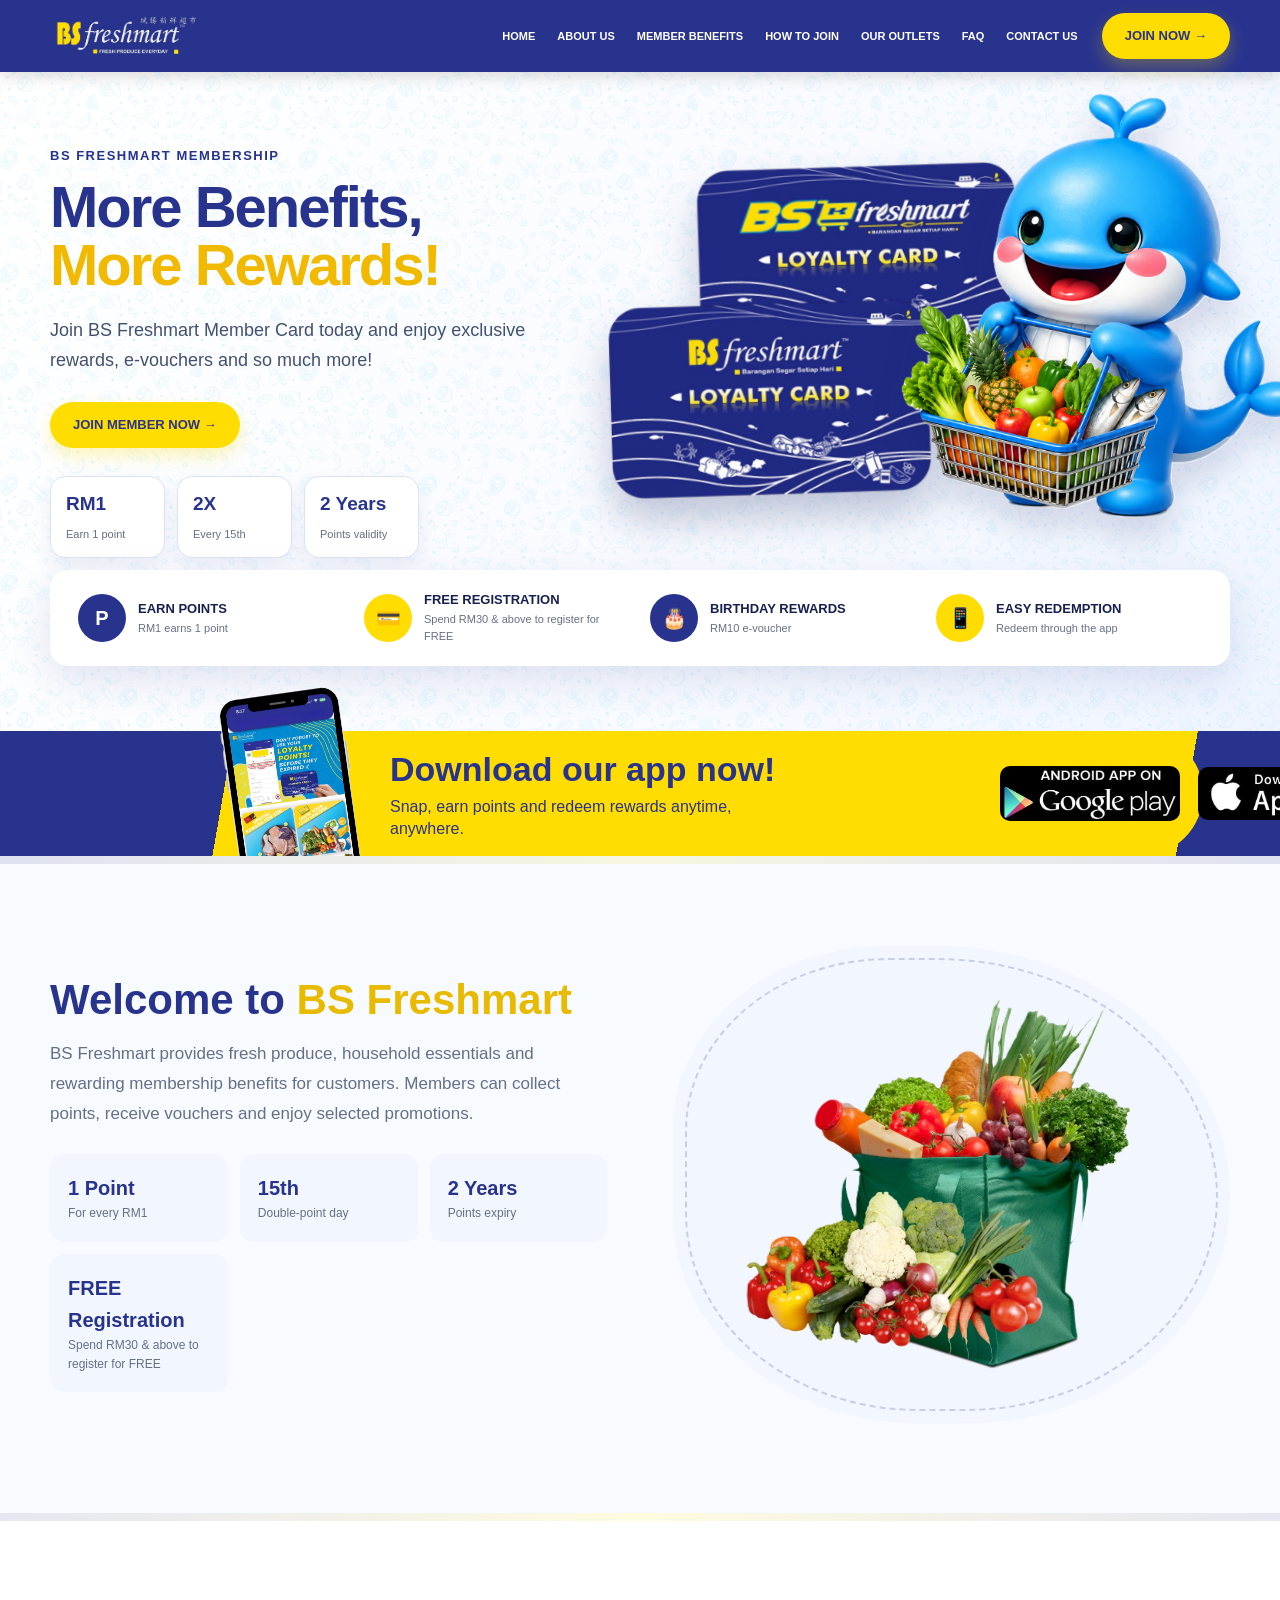
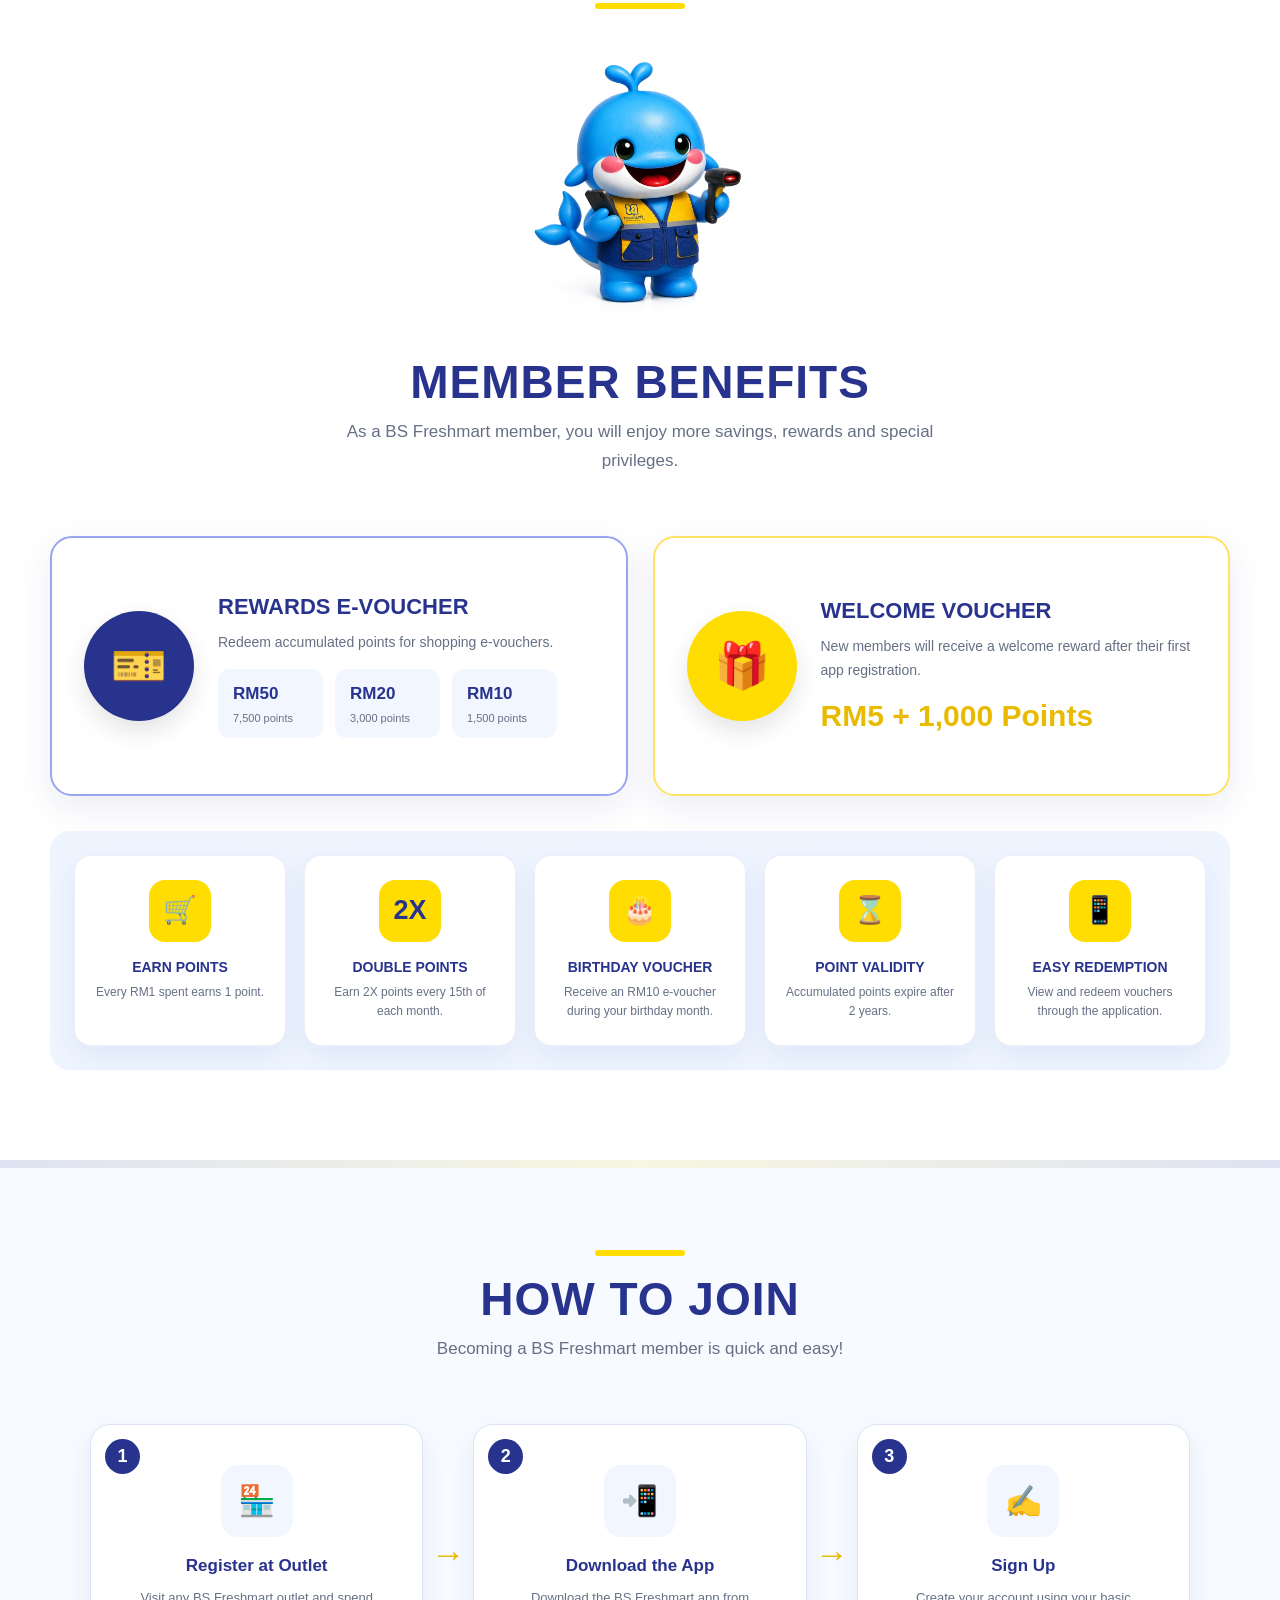
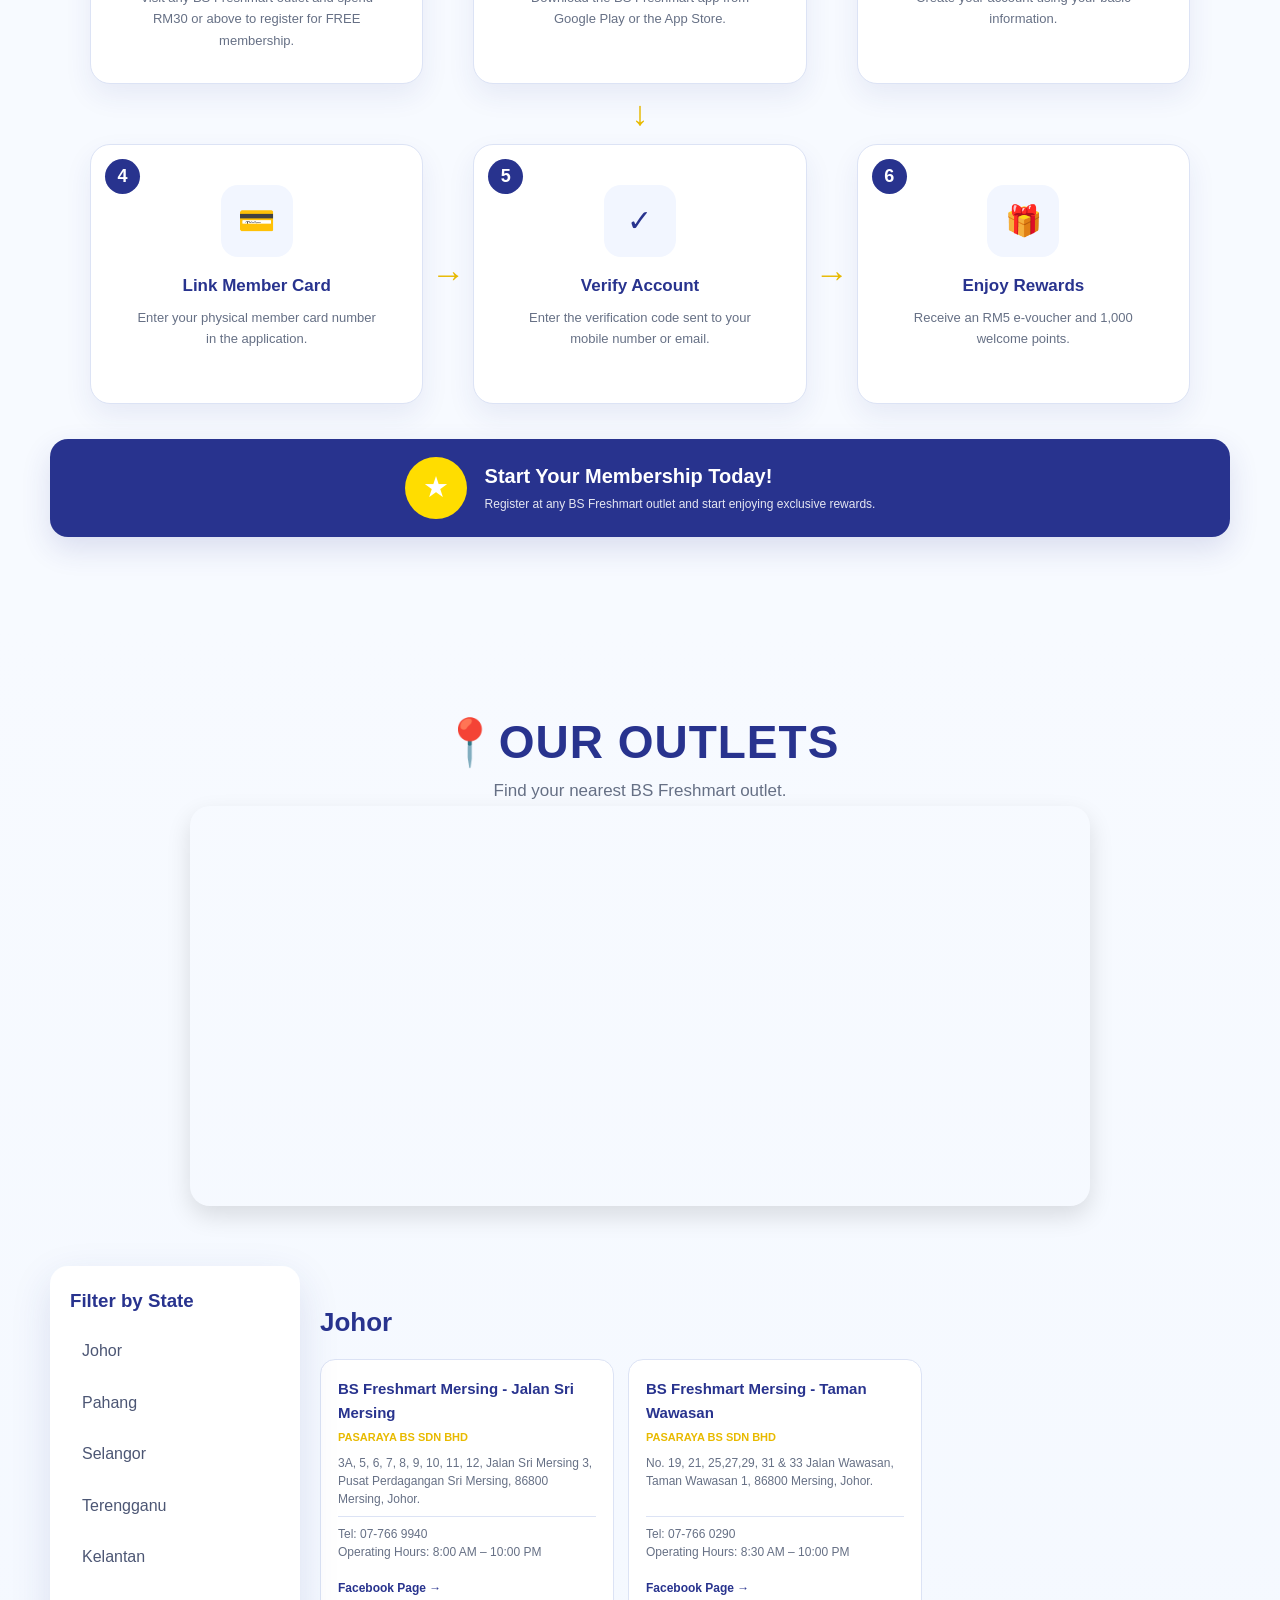
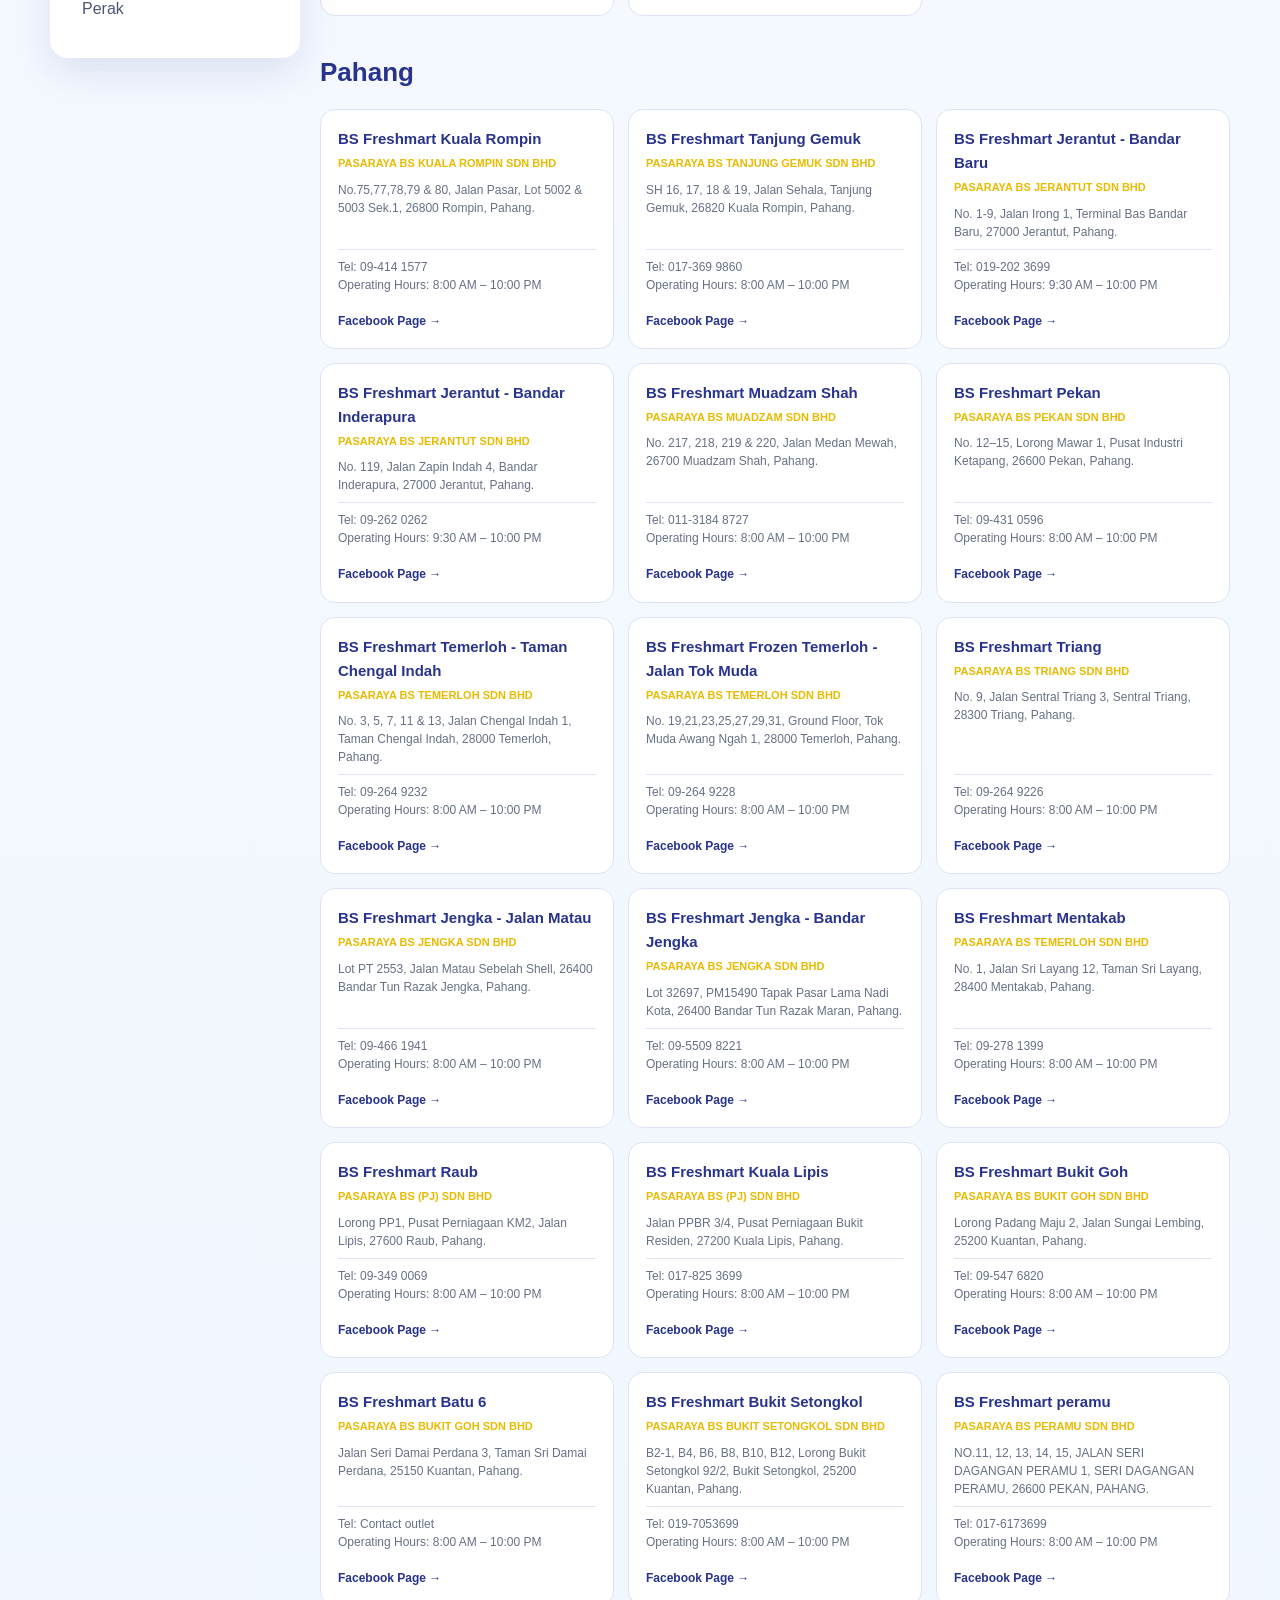
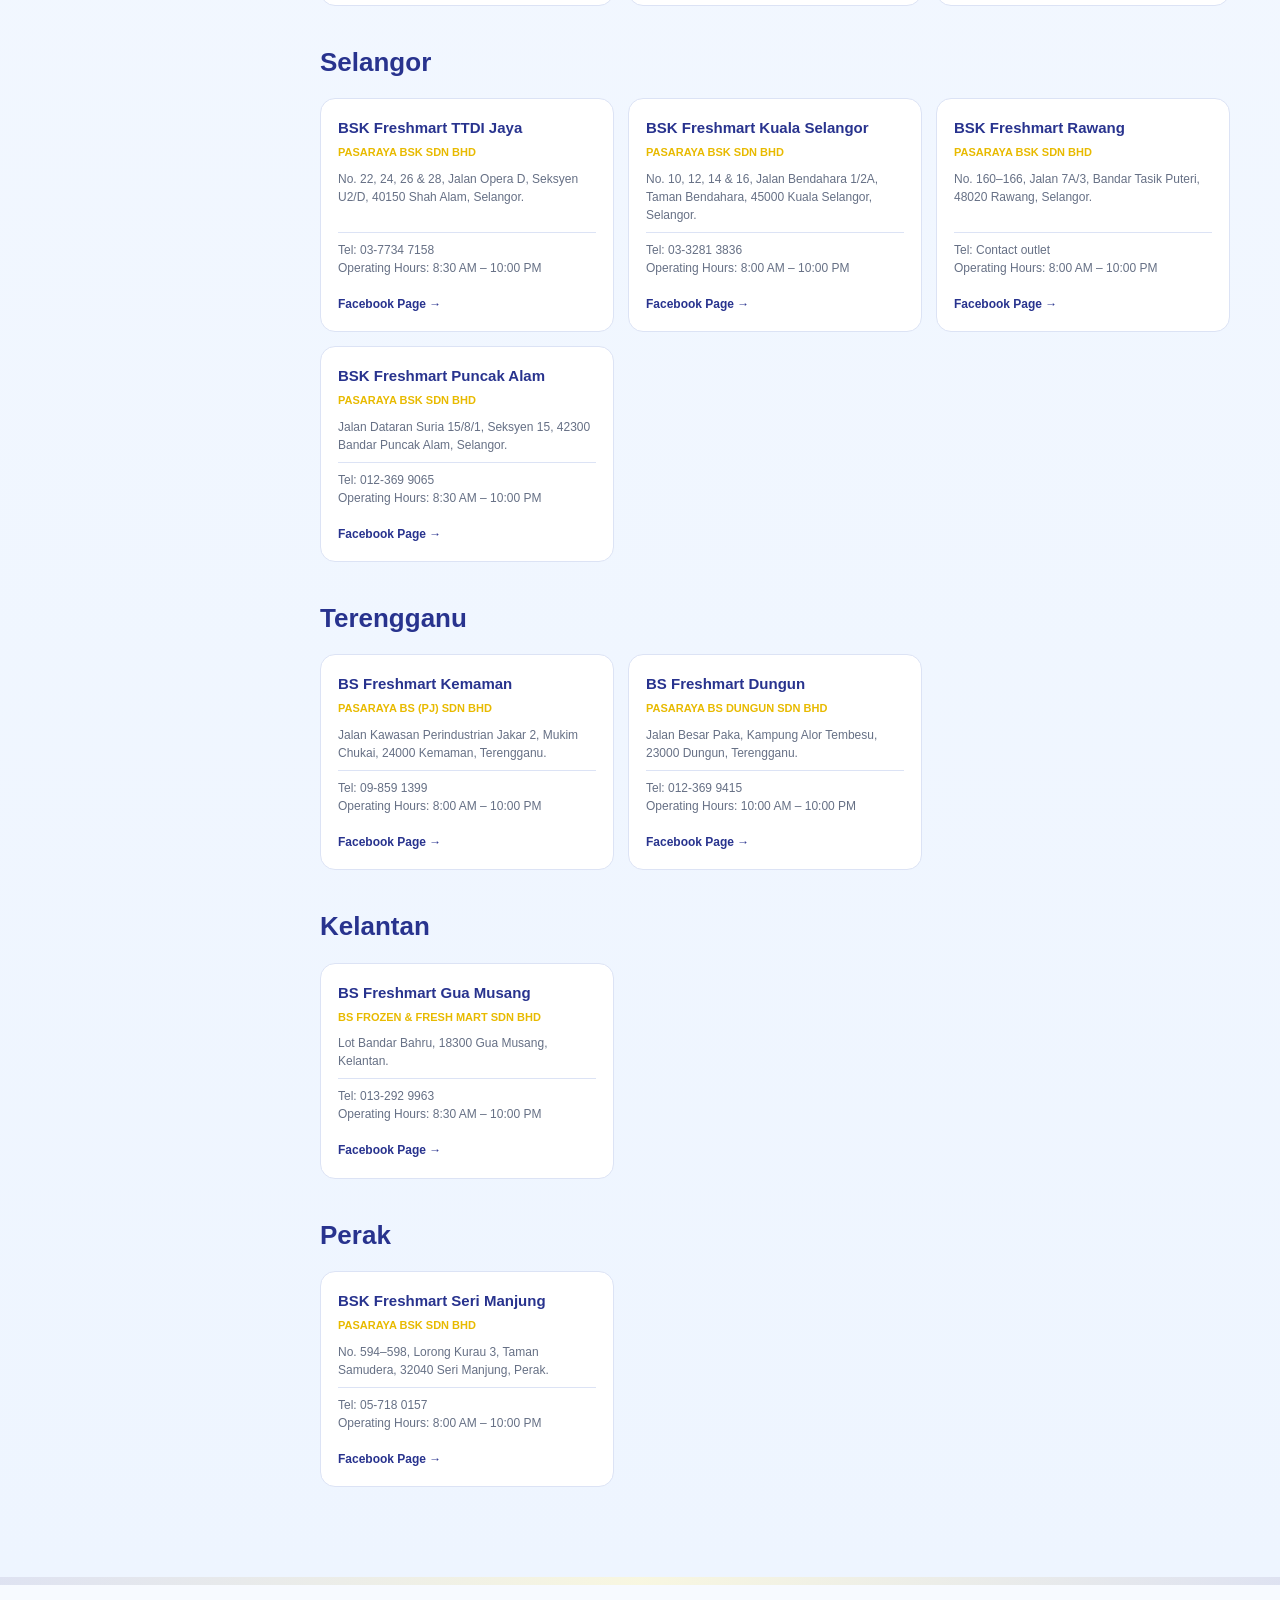
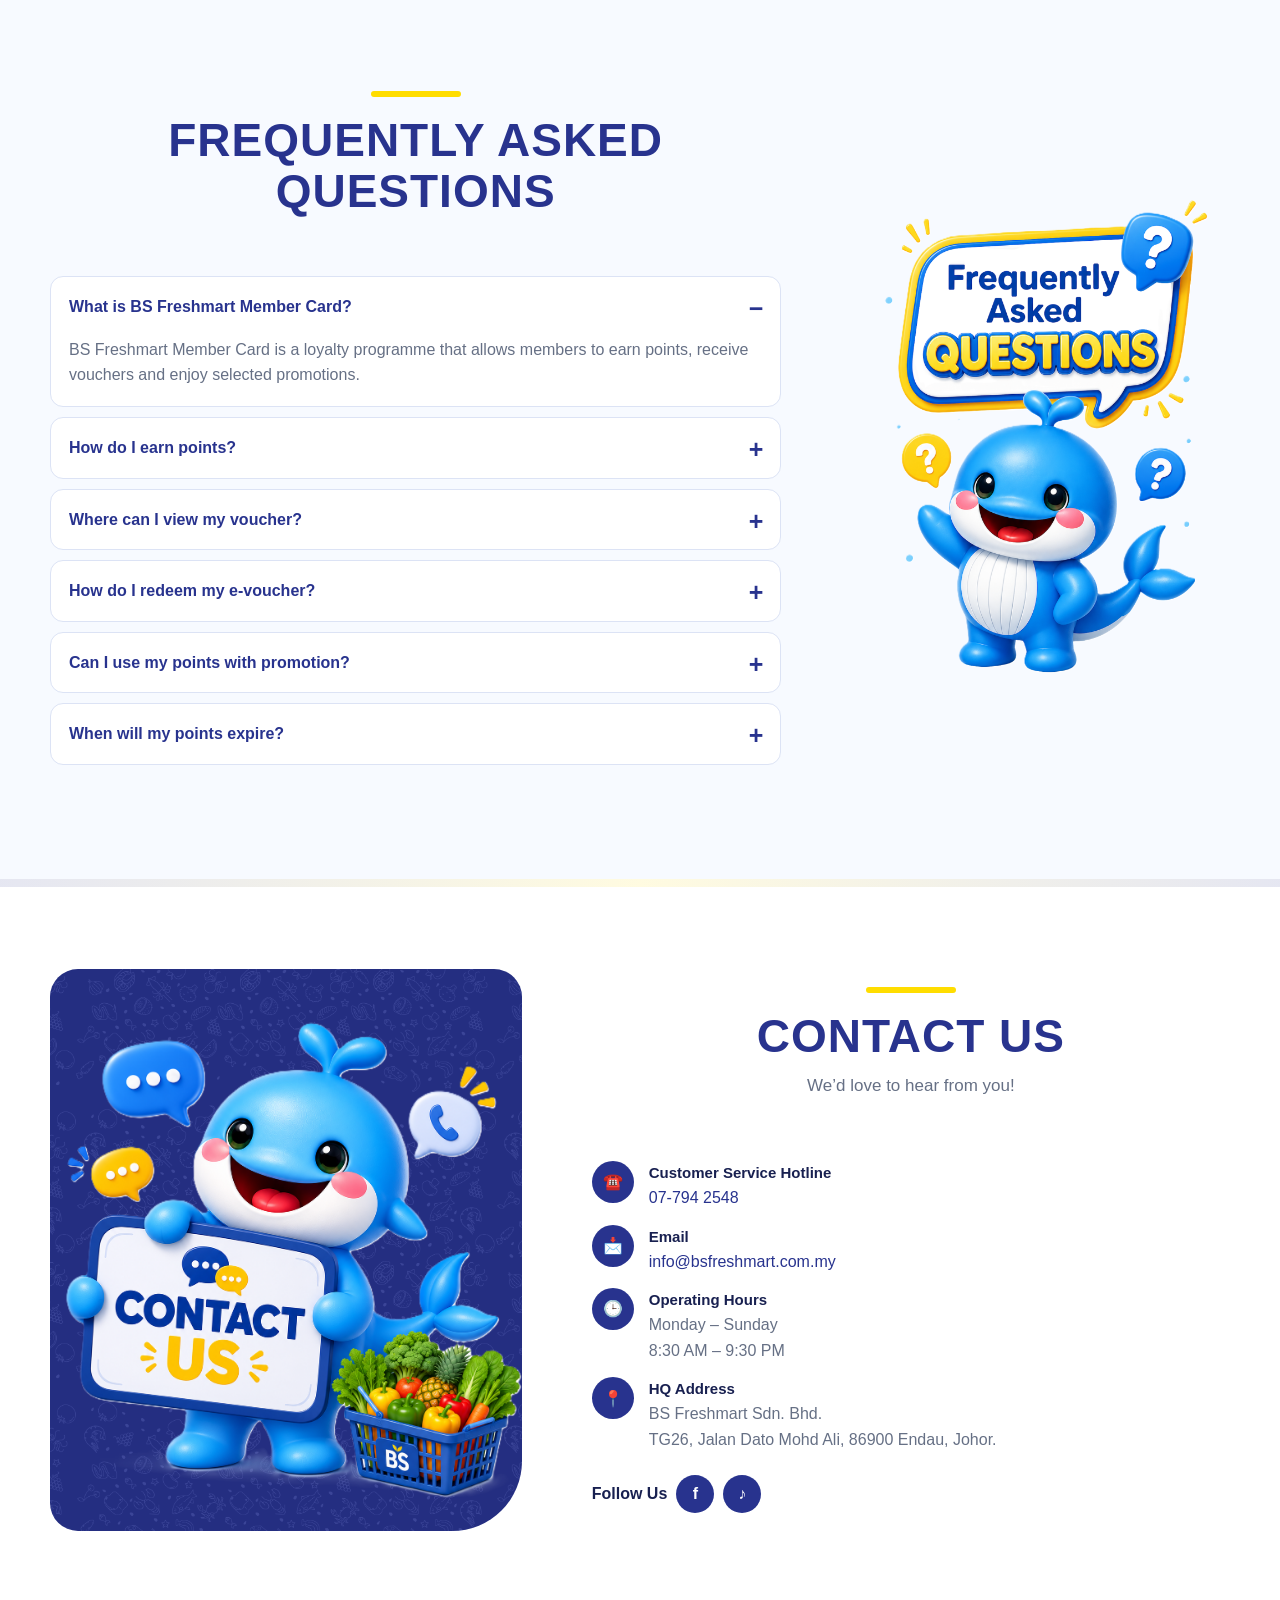
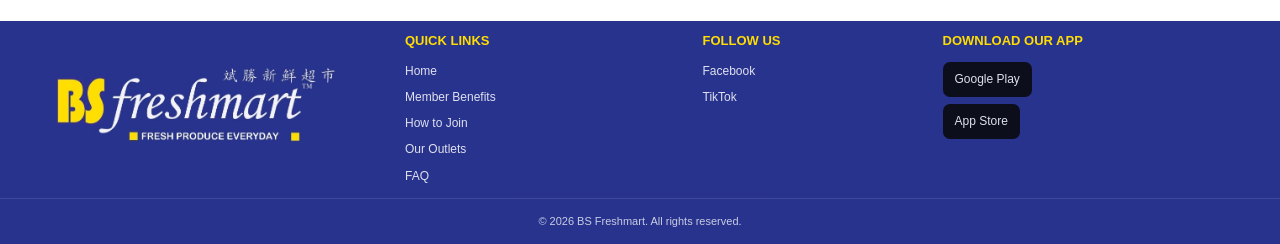
<file: index.html>
<!DOCTYPE html>
<html lang="en">
<head>
    <meta charset="UTF-8">

    <meta
        name="viewport"
        content="width=device-width, initial-scale=1.0"
    >

    <title>BS Freshmart Member Card</title>

    <!-- Sambungan kepada fail CSS -->
    <link rel="stylesheet" href="style.css">
</head>

<body>

    <!-- ===================================
         NAVIGATION BAR
    ==================================== -->

    <header class="header">

        <div class="container navbar">

            <a href="#home" class="logo">
                <img
                    src="assets/logo3.png"
                    alt="BS Freshmart Logo"
                >
            </a>

            <nav class="navigation">

                <a href="#home">Home</a>

                <a href="#about">
                    About Us
                </a>

                <a href="#benefits">
                    Member Benefits
                </a>

                <a href="#join">
                    How to Join
                </a>

                <a href="#outlets">
                    Our Outlets
                </a>

                <a href="#faq">
                    FAQ
                </a>

                <a href="#contact">
                    Contact Us
                </a>

            </nav>

            <a href="#join" class="button button-yellow">
                Join Now →
            </a>

        </div>

    </header>


    <main>

        <!-- ===================================
             HOME SECTION
        ==================================== -->

        <section class="home" id="home">

            <div class="home-pattern"></div>

            <div class="container home-content">

                <div class="home-text">

                    <span class="small-title">
                        BS Freshmart Membership
                    </span>

                    <h1>
                        More Benefits,
                        <br>

                        <strong>
                            More Rewards!
                        </strong>
                    </h1>

                    <p>
                        Join BS Freshmart Member Card today
                        and enjoy exclusive rewards,
                        e-vouchers and so much more!
                    </p>

                    <a
                        href="#join"
                        class="button button-yellow"
                    >
                        Join Member Now →
                    </a>

                    <div class="home-information">

                        <div class="information-box">
                            <strong>RM1</strong>
                            <span>Earn 1 point</span>
                        </div>

                        <div class="information-box">
                            <strong>2X</strong>
                            <span>Every 15th</span>
                        </div>

                        <div class="information-box">
                            <strong>2 Years</strong>
                            <span>Points validity</span>
                        </div>

                    </div>

                </div>


                <div class="home-image">

                    

                    <img
                        class="member-card"
						src="assets/membercard.png"
						alt="BS Freshmart Member Card"
                    >

                    <img
                        class="whale-basket"
						src="assets/whale-basket.png"
						alt="BS Freshmart Blue Whale Mascot"
                    >

                </div>

            </div>


            <!-- Benefits ringkas -->

            <div class="container quick-benefits">
			

                <div class="quick-benefit-item">

                    <div class="quick-icon">
                        P
                    </div>

                    <div>
                        <h3>Earn Points</h3>
                        <p>RM1 earns 1 point</p>
                    </div>

                </div>
                <div class="quick-benefit-item">

				<div class="quick-icon yellow-icon">
				💳
				</div>

				<div>
				<h3>FREE Registration</h3>
				<p>Spend RM30 & above to register for FREE</p>
				</div>

</div>


                <div class="quick-benefit-item">

                    <div class="quick-icon">
                        🎂
                    </div>

                    <div>
                        <h3>Birthday Rewards</h3>
                        <p>RM10 e-voucher</p>
                    </div>

                </div>


                <div class="quick-benefit-item">

                    <div class="quick-icon yellow-icon">
                        📱
                    </div>

                    <div>
                        <h3>Easy Redemption</h3>
                        <p>Redeem through the app</p>
                    </div>

                </div>

            </div>


           <div class="download-app">

			<div class="download-content container">

			<div class="download-image">
				<img src="assets/phoneapp.png" alt="BS Freshmart App">
			</div>

			<div class="download-text">
            <h2>Download our app now!</h2>

            <p>
                Snap, earn points and redeem rewards
                anytime, anywhere.
            </p>
        </div>

        <div class="application-buttons">

            <a href="https://play.google.com/store/apps/details?id=com.panda.bsfreshmart">
			  <img src="assets/google.png" alt="Google play store">
            </a>

            <a href="https://apps.apple.com/my/app/bs-freshmart/id1570409634">
                <img src="assets/apple.png" alt="Apple play store">
            </a>

        </div>

    </div>

</div>
</section>


        <!-- ===================================
             ABOUT US
        ==================================== -->

        <section class="section about" id="about">

            <div class="container two-column">

                <div class="about-text">

                    

                    <h2>
                        Welcome to
                        <strong>
                            BS Freshmart
                        </strong>
                    </h2>

                    <p>
                        BS Freshmart provides fresh produce,
                        household essentials and rewarding
                        membership benefits for customers.
                        Members can collect points, receive
                        vouchers and enjoy selected promotions.
                    </p>

                    <div class="about-statistics">

                        <div>
                            <strong>1 Point</strong>
                            <span>For every RM1</span>
                        </div>

                        <div>
                            <strong>15th</strong>
                            <span>Double-point day</span>
                        </div>

                        <div>
                            <strong>2 Years</strong>
                            <span>Points expiry</span>
                        </div>
						<div>
                            <strong>FREE Registration</strong>
                            <span>Spend RM30 & above to register for FREE</span>
                        </div>

                    </div>

                </div>


                <div class="about-image">

                    <img
                        src="assets/grocery-bag.png"
                        alt="Fresh Groceries"
                    >
				
                </div>

            </div>

        </section>


        <!-- ===================================
             MEMBER BENEFITS
        ==================================== -->

        <section
            class="section member-benefits"
            id="benefits"
        >

            <div class="container">

                <div class="section-heading">

                    <span class="decoration">
                        ✦
                    </span>
					
					<img src="assets/whale-cart.png" class="benefits-whale" alt="Whale">
					
                    <h2>
                        Member Benefits
                    </h2>

                    <p>
                        As a BS Freshmart member, you will
                        enjoy more savings, rewards and
                        special privileges.
                    </p>

                </div>


                <div class="main-benefit-grid">

                    <!-- E-voucher -->

                    <div class="main-benefit-card blue-border">

                        <div class="benefit-round-icon blue-background">
                            🎫
                        </div>

                        <div class="benefit-card-text">

                            <h3>
                                Rewards E-Voucher
                            </h3>

                            <p>
                                Redeem accumulated points for
                                shopping e-vouchers.
                            </p>

                            <div class="voucher-list">

                                <div>
                                    <strong>RM50</strong>
                                    <span>7,500 points</span>
                                </div>

                                <div>
                                    <strong>RM20</strong>
                                    <span>3,000 points</span>
                                </div>

                                <div>
                                    <strong>RM10</strong>
                                    <span>1,500 points</span>
                                </div>

                            </div>

                        </div>

                    </div>


                    <!-- Welcome voucher -->

                    <div class="main-benefit-card yellow-border">

                        <div class="benefit-round-icon yellow-background">
                            🎁
                        </div>

                        <div class="benefit-card-text">

                            <h3>
                                Welcome Voucher
                            </h3>

                            <p>
                                New members will receive a
                                welcome reward after their
                                first app registration.
                            </p>

                            <strong class="welcome-reward">
                                RM5 + 1,000 Points
                            </strong>

                        </div>

                    </div>

                </div>


                <!-- Benefits kecil -->

                <div class="benefit-small-grid">

                    <div class="small-benefit-card">

                        <div class="small-benefit-icon">
                            🛒
                        </div>

                        <h3>
                            Earn Points
                        </h3>

                        <p>
                            Every RM1 spent earns 1 point.
                        </p>

                    </div>


                    <div class="small-benefit-card">

                        <div class="small-benefit-icon">
                            2X
                        </div>

                        <h3>
                            Double Points
                        </h3>

                        <p>
                            Earn 2X points every 15th
                            of each month.
                        </p>

                    </div>


                    <div class="small-benefit-card">

                        <div class="small-benefit-icon">
                            🎂
                        </div>

                        <h3>
                            Birthday Voucher
                        </h3>

                        <p>
                            Receive an RM10 e-voucher
                            during your birthday month.
                        </p>

                    </div>


                    <div class="small-benefit-card">

                        <div class="small-benefit-icon">
                            ⌛
                        </div>

                        <h3>
                            Point Validity
                        </h3>

                        <p>
                            Accumulated points expire
                            after 2 years.
                        </p>

                    </div>


                    <div class="small-benefit-card">

                        <div class="small-benefit-icon">
                            📱
                        </div>

                        <h3>
                            Easy Redemption
                        </h3>

                        <p>
                            View and redeem vouchers
                            through the application.
                        </p>

                    </div>

                </div>

            </div>

        </section>


    

<!-- ===================================
     HOW TO JOIN
=================================== -->

<section class="section how-to-join" id="join">

    <div class="container">

        <div class="section-heading">

            <span class="decoration">✦</span>

            <h2>How to Join</h2>

            <p>
                Becoming a BS Freshmart member
                is quick and easy!
            </p>

        </div>


        <!-- BARIS PERTAMA: STEP 1 HINGGA 3 -->

        <div class="steps-grid">

            <!-- STEP 1 -->

            <div class="step-card">

                <span class="step-number">
                    1
                </span>

                <div class="step-image">
                    🏪
                </div>

                <h3>
                    Register at Outlet
                </h3>

                <p>
                    Visit any BS Freshmart outlet and spend
                    RM30 or above to register for FREE membership.
                </p>

            </div>


            <div class="step-arrow">
                →
            </div>


            <!-- STEP 2 -->

            <div class="step-card">

                <span class="step-number">
                    2
                </span>

                <div class="step-image">
                    📲
                </div>

                <h3>
                    Download the App
                </h3>

                <p>
                    Download the BS Freshmart app from
                    Google Play or the App Store.
                </p>

            </div>


            <div class="step-arrow">
                →
            </div>


            <!-- STEP 3 -->

            <div class="step-card">

                <span class="step-number">
                    3
                </span>

                <div class="step-image">
                    ✍
                </div>

                <h3>
                    Sign Up
                </h3>

                <p>
                    Create your account using
                    your basic information.
                </p>

            </div>

        </div>


        <!-- ANAK PANAH KE BARIS KEDUA -->

        <div class="steps-down-arrow">
            ↓
        </div>


        <!-- BARIS KEDUA: STEP 4 HINGGA 6 -->

        <div class="steps-grid">

            <!-- STEP 4 -->

            <div class="step-card">

                <span class="step-number">
                    4
                </span>

                <div class="step-image">
                    💳
                </div>

                <h3>
                    Link Member Card
                </h3>

                <p>
                    Enter your physical member card
                    number in the application.
                </p>

            </div>


            <div class="step-arrow">
                →
            </div>


            <!-- STEP 5 -->

            <div class="step-card">

                <span class="step-number">
                    5
                </span>

                <div class="step-image">
                    ✓
                </div>

                <h3>
                    Verify Account
                </h3>

                <p>
                    Enter the verification code sent
                    to your mobile number or email.
                </p>

            </div>


            <div class="step-arrow">
                →
            </div>


            <!-- STEP 6 -->

            <div class="step-card">

                <span class="step-number">
                    6
                </span>

                <div class="step-image">
                    🎁
                </div>

                <h3>
                    Enjoy Rewards
                </h3>

                <p>
                    Receive an RM5 e-voucher and
                    1,000 welcome points.
                </p>

            </div>

        </div>


        <!-- BANNER BAWAH -->

        <div class="join-banner">

            <div class="join-banner-left">

                <div class="star-circle">
                    ★
                </div>

                <div class="join-banner-text">

                    <h3>
                        Start Your Membership Today!
                    </h3>

                    <p>
                        Register at any BS Freshmart outlet
                        and start enjoying exclusive rewards.
                    </p>

                </div>

            </div>

        </div>

    </div>

</section>


        <!-- ===================================
             OUR OUTLETS
        ==================================== -->

        <section class="section outlets" id="outlets">

            <div class="container">

                <div class="section-heading">

                    <span class="decoration">
                        ⌖
                    </span>

                    <h2>
                        📍Our Outlets
                    </h2>

                    <p>
                        Find your nearest BS Freshmart outlet.
                    </p>
					<div class="map-container">
					<iframe src="https://www.google.com/maps/d/u/0/embed?mid=121NxdobFEsD7nGGZ5H6oi7BvJJx9Yw8&ehbc=2E312F"" width="540" height="280"></iframe>
				
    </div>

                </div>
				


                <div class="outlet-layout">

                    <!-- Negeri -->

                    <aside class="outlet-sidebar">

                        <h3>
                            Filter by State
                        </h3>

                        <a href="#johor">
                            Johor
                        </a>

                        <a href="#pahang">
                            Pahang
                        </a>

                        <a href="#selangor">
                            Selangor
                        </a>

                        <a href="#terengganu">
                            Terengganu
                        </a>

                        <a href="#kelantan">
                            Kelantan
                        </a>

                        <a href="#perak">
                            Perak
                        </a>

                    </aside>


                    <div class="outlet-main">

                        <!-- Map visual -->

                       


                        <!-- Johor -->

                        <h3 class="state-title" id="johor">
                            Johor
                        </h3>

                        <div class="outlet-card-grid">

                            <div class="outlet-card">

                                <h3>
                                    BS Freshmart Mersing - Jalan Sri Mersing
                                </h3>

                                <span class="company-name">
                                    PASARAYA BS 
									SDN BHD
                                </span>

                                <p>
                                    3A, 5, 6, 7, 8, 9, 10, 11, 12,
                                    Jalan Sri Mersing 3,
                                    Pusat Perdagangan Sri Mersing,
                                    86800 Mersing, Johor.
                                </p>

                                <p class="outlet-details">
                                    Tel: 07-766 9940
                                    <br>
                                    Operating Hours:
                                    8:00 AM – 10:00 PM
                                </p>

                                <a href="https://www.facebook.com/share/1858J7LE2o/?mibextid=wwXIfr">
                                    Facebook Page →
                                </a>

                            </div>


                            <div class="outlet-card">

                                <h3>
                                    BS Freshmart Mersing - Taman Wawasan
                                </h3>

                                <span class="company-name">
                                    PASARAYA BS 
									SDN BHD
                               
                                </span>

                                <p>
                                    No. 19, 21, 25,27,29, 31 & 33 Jalan Wawasan, 
									Taman Wawasan 1,
									86800 Mersing, Johor.
                                </p>

                                <p class="outlet-details">
                                    Tel: 07-766 0290
                                    <br>
                                    Operating Hours:
                                    8:30 AM – 10:00 PM
                                </p>

                                <a href="https://www.facebook.com/bsfreshmartmersing/">
                                    Facebook Page →
                                </a>

                            </div>

                        </div>


                        <!-- Pahang -->

                        <h3 class="state-title" id="pahang">
                            Pahang
                        </h3>

                        <div class="outlet-card-grid">

                            <div class="outlet-card">

                                <h3>
                                    BS Freshmart Kuala Rompin
                                </h3>

                                <span class="company-name">
                                    PASARAYA BS KUALA ROMPIN
                                    SDN BHD
                                </span>

                                <p>
                                    No.75,77,78,79 & 80,
									Jalan Pasar, 
									Lot 5002 & 5003 Sek.1, 
									26800 Rompin, Pahang.
                                </p>

                                <p class="outlet-details">
                                    Tel: 09-414 1577
                                    <br>
                                    Operating Hours:
                                    8:00 AM – 10:00 PM
                                </p>

                                <a href="https://www.facebook.com/bsfreshmartrompin/">
                                    Facebook Page →
                                </a>

                            </div>


                            <div class="outlet-card">

                                <h3>
                                    BS Freshmart Tanjung Gemuk
                                </h3>

                                <span class="company-name">
                                    PASARAYA BS TANJUNG GEMUK
                                    SDN BHD
                                </span>

                                <p>
                                    SH 16, 17, 18 & 19,
                                    Jalan Sehala,
                                    Tanjung Gemuk,
                                    26820 Kuala Rompin,
                                    Pahang.
                                </p>

                                <p class="outlet-details">
                                    Tel: 017-369 9860
                                    <br>
                                    Operating Hours:
                                    8:00 AM – 10:00 PM
                                </p>

                                <a href="https://www.facebook.com/bsfreshmarttanjunggemuk/">
                                    Facebook Page →
                                </a>

                            </div>


                            <div class="outlet-card">

                                <h3>
                                    BS Freshmart Jerantut - Bandar Baru
                                </h3>

                                <span class="company-name">
                                    PASARAYA BS JERANTUT
                                    SDN BHD
                                </span>

                                <p>
                                    No. 1-9,
                                    Jalan Irong 1,
									Terminal Bas Bandar Baru,
                                    27000 Jerantut,
                                    Pahang.
                                </p>

                                <p class="outlet-details">
                                    Tel: 019-202 3699
                                    <br>
                                    Operating Hours:
                                    9:30 AM – 10:00 PM
                                </p>

                                <a href="https://www.facebook.com/bsfreshmartjerantut2/">
                                    Facebook Page →
                                </a>

                            </div>
							
							<div class="outlet-card">

                                <h3>
                                    BS Freshmart Jerantut - Bandar Inderapura
                                </h3>

                                <span class="company-name">
                                    PASARAYA BS JERANTUT
                                    SDN BHD
                                </span>

                                <p>
                                    No. 119,
                                    Jalan Zapin Indah 4,
                                    Bandar Inderapura,
                                    27000 Jerantut,
                                    Pahang.
                                </p>

                                <p class="outlet-details">
                                    Tel: 09-262 0262
                                    <br>
                                    Operating Hours:
                                    9:30 AM – 10:00 PM
                                </p>

                                <a href="https://www.facebook.com/bsfreshmartjerantut/">
                                    Facebook Page →
                                </a>

                            </div>

                            <div class="outlet-card">

                                <h3>
                                    BS Freshmart Muadzam Shah
                                </h3>

                                <span class="company-name">
                                    PASARAYA BS MUADZAM
                                    SDN BHD
                                </span>

                                <p>
                                    No. 217, 218, 219 & 220,
                                    Jalan Medan Mewah,
                                    26700 Muadzam Shah,
                                    Pahang.
                                </p>

                                <p class="outlet-details">
                                    Tel: 011-3184 8727
                                    <br>
                                    Operating Hours:
                                    8:00 AM – 10:00 PM
                                </p>

                                <a href="https://www.facebook.com/bsfreshmartmuadzamshah/">
                                    Facebook Page →
                                </a>

                            </div>


                            <div class="outlet-card">

                                <h3>
                                    BS Freshmart Pekan
                                </h3>

                                <span class="company-name">
                                    PASARAYA BS PEKAN
                                    SDN BHD
                                </span>

                                <p>
                                    No. 12–15,
                                    Lorong Mawar 1,
                                    Pusat Industri Ketapang,
                                    26600 Pekan,
                                    Pahang.
                                </p>

                                <p class="outlet-details">
                                    Tel: 09-431 0596
                                    <br>
                                    Operating Hours:
                                    8:00 AM – 10:00 PM
                                </p>

                                <a href="https://www.facebook.com/bsfreshmartpekan/">
                                    Facebook Page →
                                </a>

                            </div>


                            <div class="outlet-card">

                                <h3>
                                    BS Freshmart Temerloh - Taman Chengal Indah
                                </h3>

                                <span class="company-name">
                                    PASARAYA BS TEMERLOH
                                    SDN BHD
                                </span>

                                <p>
                                    No. 3, 5, 7, 11 & 13,
                                    Jalan Chengal Indah 1,
                                    Taman Chengal Indah,
                                    28000 Temerloh,
                                    Pahang.
                                </p>

                                <p class="outlet-details">
                                    Tel: 09-264 9232
                                    <br>
                                    Operating Hours:
                                    8:00 AM – 10:00 PM
                                </p>

                                <a href="https://www.facebook.com/bsfreshmarttemerloh/">
                                    Facebook Page →
                                </a>

                            </div>


                            <div class="outlet-card">

                                <h3>
                                    BS Freshmart Frozen Temerloh - Jalan Tok Muda
                                </h3>

                                <span class="company-name">
                                    PASARAYA BS TEMERLOH
                                    SDN BHD
                                </span>

                                <p>
                                    No. 19,21,23,25,27,29,31,
									Ground Floor,
									Tok Muda Awang Ngah 1,
									28000 Temerloh,
									Pahang.
                                </p>

                                <p class="outlet-details">
                                    Tel: 09-264 9228
                                    <br>
                                    Operating Hours:
                                    8:00 AM – 10:00 PM
                                </p>

                                <a href="https://www.facebook.com/bsfreshmartfrozentemerloh/">
                                    Facebook Page →
                                </a>

                            </div>


							<div class="outlet-card">

                                <h3>
                                    BS Freshmart Triang
                                </h3>

                                <span class="company-name">
                                    PASARAYA BS TRIANG
                                    SDN BHD
                                </span>

                                <p>
                                    No. 9,
                                    Jalan Sentral Triang 3,
                                    Sentral Triang,
                                    28300 Triang,
                                    Pahang.
                                </p>

                                <p class="outlet-details">
                                    Tel: 09-264 9226
                                    <br>
                                    Operating Hours:
                                    8:00 AM – 10:00 PM
                                </p>

                                <a href="https://www.facebook.com/bsfreshmarttriang/">
                                    Facebook Page →
                                </a>

                            </div>
							
                            <div class="outlet-card">

                                <h3>
                                    BS Freshmart Jengka - Jalan Matau
                                </h3>

                                <span class="company-name">
                                    PASARAYA BS JENGKA
                                    SDN BHD
                                </span>

                                <p>
                                    Lot PT 2553,
                                    Jalan Matau Sebelah Shell,
                                    26400 Bandar Tun Razak
                                    Jengka, Pahang.
                                </p>

                                <p class="outlet-details">
                                    Tel: 09-466 1941
                                    <br>
                                    Operating Hours:
                                    8:00 AM – 10:00 PM
                                </p>

                                <a href="https://www.facebook.com/bsfreshmartjengka2/">
                                    Facebook Page →
                                </a>

                            </div>
							
							<div class="outlet-card">

                                <h3>
                                    BS Freshmart Jengka - Bandar Jengka
                                </h3>

                                <span class="company-name">
                                    PASARAYA BS JENGKA
                                    SDN BHD
                                </span>

                                <p>
                                    Lot 32697, PM15490
                                    Tapak Pasar Lama Nadi Kota,
                                    26400 Bandar Tun Razak
                                    Maran, Pahang.
                                </p>

                                <p class="outlet-details">
                                    Tel: 09-5509 8221
                                    <br>
                                    Operating Hours:
                                    8:00 AM – 10:00 PM
                                </p>

                                <a href="https://www.facebook.com/bsfreshmartjengka2/">
                                    Facebook Page →
                                </a>

                            </div>
							


                            <div class="outlet-card">

                                <h3>
                                    BS Freshmart Mentakab
                                </h3>

                                <span class="company-name">
                                    PASARAYA BS TEMERLOH
                                    SDN BHD
                                </span>

                                <p>
                                    No. 1,
                                    Jalan Sri Layang 12,
                                    Taman Sri Layang,
                                    28400 Mentakab,
                                    Pahang.
                                </p>

                                <p class="outlet-details">
                                    Tel: 09-278 1399
                                    <br>
                                    Operating Hours:
                                    8:00 AM – 10:00 PM
                                </p>

                                <a href="https://www.facebook.com/bsfreshmartmentakab/">
                                    Facebook Page →
                                </a>

                            </div>


                            <div class="outlet-card">

                                <h3>
                                    BS Freshmart Raub
                                </h3>

                                <span class="company-name">
                                    PASARAYA BS (PJ)
                                    SDN BHD
                                </span>

                                <p>
                                    Lorong PP1,
                                    Pusat Perniagaan KM2,
                                    Jalan Lipis,
                                    27600 Raub,
                                    Pahang.
                                </p>

                                <p class="outlet-details">
                                    Tel: 09-349 0069
                                    <br>
                                    Operating Hours:
                                    8:00 AM – 10:00 PM
                                </p>

                                <a href="https://www.facebook.com/bsfreshmartraub/">
                                    Facebook Page →
                                </a>

                            </div>


                            <div class="outlet-card">

                                <h3>
                                    BS Freshmart Kuala Lipis
                                </h3>

                                <span class="company-name">
                                    PASARAYA BS (PJ)
                                    SDN BHD
                                </span>

                                <p>
                                    Jalan PPBR 3/4,
                                    Pusat Perniagaan
                                    Bukit Residen,
                                    27200 Kuala Lipis,
                                    Pahang.
                                </p>

                                <p class="outlet-details">
                                    Tel: 017-825 3699
                                    <br>
                                    Operating Hours:
                                    8:00 AM – 10:00 PM
                                </p>

                                <a href="https://www.facebook.com/bsfreshmartkualalipis/">
                                    Facebook Page →
                                </a>

                            </div>


                            <div class="outlet-card">

                                <h3>
                                    BS Freshmart Bukit Goh
                                </h3>

                                <span class="company-name">
                                    PASARAYA BS BUKIT GOH
                                    SDN BHD
                                </span>

                                <p>
                                    Lorong Padang Maju 2,
                                    Jalan Sungai Lembing,
                                    25200 Kuantan,
                                    Pahang.
                                </p>

                                <p class="outlet-details">
                                    Tel: 09-547 6820
                                    <br>
                                    Operating Hours:
                                    8:00 AM – 10:00 PM
                                </p>

                                <a href="https://www.facebook.com/bsfreshmartbukitgoh/">
                                    Facebook Page →
                                </a>

                            </div>


                            <div class="outlet-card">

                                <h3>
                                    BS Freshmart Batu 6
                                </h3>

                                <span class="company-name">
                                    PASARAYA BS BUKIT GOH
                                    SDN BHD
                                </span>

                                <p>
                                    Jalan Seri Damai Perdana 3,
                                    Taman Sri Damai Perdana,
                                    25150 Kuantan,
                                    Pahang.
                                </p>

                                <p class="outlet-details">
                                    Tel: Contact outlet
                                    <br>
                                    Operating Hours:
                                    8:00 AM – 10:00 PM
                                </p>

                                <a href="https://www.facebook.com/bsfreshmartbatu6/">
                                    Facebook Page →
                                </a>

                            </div>
							
							 <div class="outlet-card">

                                <h3>
                                    BS Freshmart Bukit Setongkol
                                </h3>

                                <span class="company-name">
                                    PASARAYA BS BUKIT SETONGKOL
                                    SDN BHD
                                </span>

                                <p>
                                    B2-1, B4, B6, B8, B10, B12, Lorong Bukit Setongkol 92/2, 
									Bukit Setongkol, 
									25200 Kuantan, 
									Pahang.
                                </p>

                                <p class="outlet-details">
                                    Tel: 019-7053699
                                    <br>
                                    Operating Hours:
                                    8:00 AM – 10:00 PM
                                </p>

                                <a href="https://www.facebook.com/bsfreshmartbukitsetongkol/?locale=ms_MY">
                                    Facebook Page →
                                </a>

                            </div>
							
							 <div class="outlet-card">

                                <h3>
                                    BS Freshmart peramu
                                </h3>

                                <span class="company-name">
                                    PASARAYA BS PERAMU
                                    SDN BHD
                                </span>

                                <p>
                                    NO.11, 12, 13, 14, 15, JALAN SERI DAGANGAN PERAMU 1,
									SERI DAGANGAN PERAMU,
									26600 PEKAN,
									PAHANG.
                                </p>

                                <p class="outlet-details">
                                    Tel: 017-6173699
                                    <br>
                                    Operating Hours:
                                    8:00 AM – 10:00 PM
                                </p>

                                <a href="https://www.facebook.com/bsfreshmartperamu/?locale=ms_MY">
                                    Facebook Page →
                                </a>

                            </div>

                        </div>


                        <!-- Selangor -->

                        <h3 class="state-title" id="selangor">
                            Selangor
                        </h3>

                        <div class="outlet-card-grid">

                            <div class="outlet-card">

                                <h3>
                                    BSK Freshmart TTDI Jaya
                                </h3>

                                <span class="company-name">
                                    PASARAYA BSK SDN BHD
                                </span>

                                <p>
                                    No. 22, 24, 26 & 28,
                                    Jalan Opera D,
                                    Seksyen U2/D,
                                    40150 Shah Alam,
                                    Selangor.
                                </p>

                                <p class="outlet-details">
                                    Tel: 03-7734 7158
                                    <br>
                                    Operating Hours:
                                    8:30 AM – 10:00 PM
                                </p>

                                <a href="https://www.facebook.com/bskfreshmartttdijaya/">
                                    Facebook Page →
                                </a>

                            </div>


                            <div class="outlet-card">

                                <h3>
                                    BSK Freshmart Kuala Selangor
                                </h3>

                                <span class="company-name">
                                    PASARAYA BSK SDN BHD
                                </span>

                                <p>
                                    No. 10, 12, 14 & 16,
                                    Jalan Bendahara 1/2A,
                                    Taman Bendahara,
                                    45000 Kuala Selangor,
                                    Selangor.
                                </p>

                                <p class="outlet-details">
                                    Tel: 03-3281 3836
                                    <br>
                                    Operating Hours:
                                    8:00 AM – 10:00 PM
                                </p>

                                <a href="https://www.facebook.com/bskfreshmartkualaselangor/">
                                    Facebook Page →
                                </a>

                            </div>


                            <div class="outlet-card">

                                <h3>
                                    BSK Freshmart Rawang
                                </h3>

                                <span class="company-name">
                                    PASARAYA BSK SDN BHD
                                </span>

                                <p>
                                    No. 160–166,
                                    Jalan 7A/3,
                                    Bandar Tasik Puteri,
                                    48020 Rawang,
                                    Selangor.
                                </p>

                                <p class="outlet-details">
                                    Tel: Contact outlet
                                    <br>
                                    Operating Hours:
                                    8:00 AM – 10:00 PM
                                </p>

                                <a href="https://www.facebook.com/bskfreshmartrawang/">
                                    Facebook Page →
                                </a>

                            </div>


                            <div class="outlet-card">

                                <h3>
                                    BSK Freshmart Puncak Alam
                                </h3>

                                <span class="company-name">
                                    PASARAYA BSK SDN BHD
                                </span>

                                <p>
                                    Jalan Dataran Suria 15/8/1,
                                    Seksyen 15,
                                    42300 Bandar Puncak Alam,
                                    Selangor.
                                </p>

                                <p class="outlet-details">
                                    Tel: 012-369 9065
                                    <br>
                                    Operating Hours:
                                    8:30 AM – 10:00 PM
                                </p>

                                <a href="https://www.facebook.com/bskfreshmartpuncakalam/">
                                    Facebook Page →
                                </a>

                            </div>

                        </div>


                        <!-- Terengganu -->

                        <h3
                            class="state-title"
                            id="terengganu"
                        >
                            Terengganu
                        </h3>

                        <div class="outlet-card-grid">

                            <div class="outlet-card">

                                <h3>
                                    BS Freshmart Kemaman
                                </h3>

                                <span class="company-name">
                                    PASARAYA BS (PJ)
                                    SDN BHD
                                </span>

                                <p>
                                    Jalan Kawasan Perindustrian
                                    Jakar 2, Mukim Chukai,
                                    24000 Kemaman,
                                    Terengganu.
                                </p>

                                <p class="outlet-details">
                                    Tel: 09-859 1399
                                    <br>
                                    Operating Hours:
                                    8:00 AM – 10:00 PM
                                </p>

                                <a href="https://www.facebook.com/bsfreshmartkemaman/">
                                    Facebook Page →
                                </a>

                            </div>


                            <div class="outlet-card">

                                <h3>
                                    BS Freshmart Dungun
                                </h3>

                                <span class="company-name">
                                    PASARAYA BS DUNGUN
                                    SDN BHD
                                </span>

                                <p>
                                    Jalan Besar Paka,
                                    Kampung Alor Tembesu,
                                    23000 Dungun,
                                    Terengganu.
                                </p>

                                <p class="outlet-details">
                                    Tel: 012-369 9415
                                    <br>
                                    Operating Hours:
                                    10:00 AM – 10:00 PM
                                </p>

                                <a href="https://www.facebook.com/bsfreshmartdungun/">
                                    Facebook Page →
                                </a>

                            </div>

                        </div>


                        <!-- Kelantan -->

                        <h3 class="state-title" id="kelantan">
                            Kelantan
                        </h3>

                        <div class="outlet-card-grid">

                            <div class="outlet-card">

                                <h3>
                                    BS Freshmart Gua Musang
                                </h3>

                                <span class="company-name">
                                    BS FROZEN & FRESH MART
                                    SDN BHD
                                </span>

                                <p>
                                    Lot Bandar Bahru,
                                    18300 Gua Musang,
                                    Kelantan.
                                </p>

                                <p class="outlet-details">
                                    Tel: 013-292 9963
                                    <br>
                                    Operating Hours:
                                    8:30 AM – 10:00 PM
                                </p>

                                <a href="https://www.facebook.com/bsfreshmartguamusang/">
                                    Facebook Page →
                                </a>

                            </div>

                        </div>


                        <!-- Perak -->

                        <h3 class="state-title" id="perak">
                            Perak
                        </h3>

                        <div class="outlet-card-grid">

                            <div class="outlet-card">

                                <h3>
                                    BSK Freshmart Seri Manjung
                                </h3>

                                <span class="company-name">
                                    PASARAYA BSK SDN BHD
                                </span>

                                <p>
                                    No. 594–598,
                                    Lorong Kurau 3,
                                    Taman Samudera,
                                    32040 Seri Manjung,
                                    Perak.
                                </p>

                                <p class="outlet-details">
                                    Tel: 05-718 0157
                                    <br>
                                    Operating Hours:
                                    8:00 AM – 10:00 PM
                                </p>

                                <a href="https://www.facebook.com/bskfreshmartserimanjung/">
                                    Facebook Page →
                                </a>

                            </div>

                        </div>

                    </div>

                </div>

            </div>

        </section>


        <!-- ===================================
             FAQ
        ==================================== -->

        <section class="section faq" id="faq">

            <div class="container faq-layout">

                <div class="faq-content">

                    <div class="section-heading left-heading">

                        <span class="decoration">
                            ✦
                        </span>

                        <h2>
                            Frequently Asked Questions
                        </h2>

                    </div>


                    <div class="faq-list">

                        <details open>

                            <summary>
                                What is BS Freshmart Member Card?
                            </summary>

                            <p>
                                BS Freshmart Member Card is a
                                loyalty programme that allows
                                members to earn points, receive
                                vouchers and enjoy selected
                                promotions.
                            </p>

                        </details>


                        <details>

                            <summary>
                                How do I earn points?
                            </summary>

                            <p>
                                Present your member card or scan
                                your member account during payment.
                                Every RM1 spent earns 1 point.
                            </p>

                        </details>


                        <details>

                            <summary>
                                Where can I view my voucher?
                            </summary>

                            <p>
                                Open the BS Freshmart application
                                and go to the voucher or rewards
                                section.
                            </p>

                        </details>


                        <details>

                            <summary>
                                How do I redeem my e-voucher?
                            </summary>

                            <p>
                                Select an available voucher in
                                the app and present the voucher
                                code during checkout.
                            </p>

                        </details>


                        <details>

                            <summary>
                                Can I use my points with promotion?
                            </summary>

                            <p>
                                Points may be used with selected
                                promotions unless the campaign
                                terms and conditions state
                                otherwise.
                            </p>

                        </details>


                        <details>

                            <summary>
                                When will my points expire?
                            </summary>

                            <p>
                                Accumulated membership points
                                will expire after 2 years.
                            </p>

                        </details>

                    </div>

                </div>


                <div class="faq-image">

                    <img
                        src="assets/ask.png"
                        alt="BS Freshmart Whale with Vouchers"
                    >

                   

                </div>

            </div>

        </section>


        <!-- ===================================
             CONTACT US
        ==================================== -->

        <section class="section contact" id="contact">

            <div class="container contact-layout">

                <div class="contact-image">

                    <img
                        src="assets/whale-contact.png"
                        alt="BS Freshmart Mascot"
                    >

                </div>


                <div class="contact-information">

                    <div class="section-heading left-heading">

                        <h2>
                            Contact Us
                        </h2>

                        <p>
                            We’d love to hear from you!
                        </p>

                    </div>


                    <div class="contact-list">

                        <div class="contact-item">

                            <div class="contact-icon">
                                ☎️
                            </div>

                            <div>

                                <h3>
                                    Customer Service Hotline
                                </h3>

                                <a href="tel:+6077942548">
                                    07-794 2548
                                </a>

                            </div>

                        </div>


                        <div class="contact-item">

                            <div class="contact-icon">
                                📩
                            </div>

                            <div>

                                <h3>
                                    Email
                                </h3>

                                <a
                                    href="email to:info@bsfreshmart.com.my"
                                >
                                    info@bsfreshmart.com.my
                                </a>

                            </div>

                        </div>


                        <div class="contact-item">

                            <div class="contact-icon">
                                🕒
                            </div>

                            <div>

                                <h3>
                                    Operating Hours
                                </h3>

                                <p>
                                    Monday – Sunday
                                    <br>
                                    8:30 AM – 9:30 PM
                                </p>
							
                            </div>

                        </div>


                        <div class="contact-item">

                            <div class="contact-icon">
                                📍
                            </div>

                            <div>

                                <h3>
                                    HQ Address
                                </h3>

                                <p>
                                    BS Freshmart Sdn. Bhd.
                                    <br>
                                    TG26,
									Jalan Dato Mohd Ali,
									86900 Endau,
									Johor.
                                </p>

                            </div>

                        </div>

                    </div>


                    <div class="social-media">

                        <strong>
                            Follow Us
                        </strong>

                        <a href="https://www.facebook.com/bsfreshmartgroup/" aria-label="Facebook">
                            f
                        </a>

                        <a href="https://shorturl.at/7SRPe" aria-label="TikTok">
                            ♪
                        </a>

                    </div>

                </div>

            </div>

        </section>

    </main>


    <!-- ===================================
         FOOTER
    ==================================== -->

    <footer class="footer">

        <div class="container footer-content">

		
		
		
		
            <div class="footer-logo">

                <img
                    src="assets/logo3.png"
                    alt="BS Freshmart Logo"
                >


            </div>


            <div class="footer-column">

                <h3>
                    Quick Links
                </h3>

                <a href="#home">
                    Home
                </a>

                <a href="#benefits">
                    Member Benefits
                </a>

                <a href="#join">
                    How to Join
                </a>

                <a href="#outlets">
                    Our Outlets
                </a>

                <a href="#faq">
                    FAQ
                </a>

            </div>


            <div class="footer-column">

                <h3>
                    Follow Us
                </h3>

                <a href="https://www.facebook.com/bsfreshmartgroup/">
                    Facebook
                </a>

                <a href="https://shorturl.at/7SRPe">
                    TikTok
                </a>

            </div>


            <div class="footer-column">

                <h3>
                    Download Our App
                </h3>

                <a class="footer-store" href="https://play.google.com/store/apps/details?id=com.panda.bsfreshmart">
                    Google Play
                </a>

                <a class="footer-store" href="https://apps.apple.com/my/app/bs-freshmart/id1570409634">
                    App Store
                </a>

            </div>

        </div>


        <div class="copyright">

            © 2026 BS Freshmart.
            All rights reserved.

        </div>

    </footer>

</body>
</html>
</file>
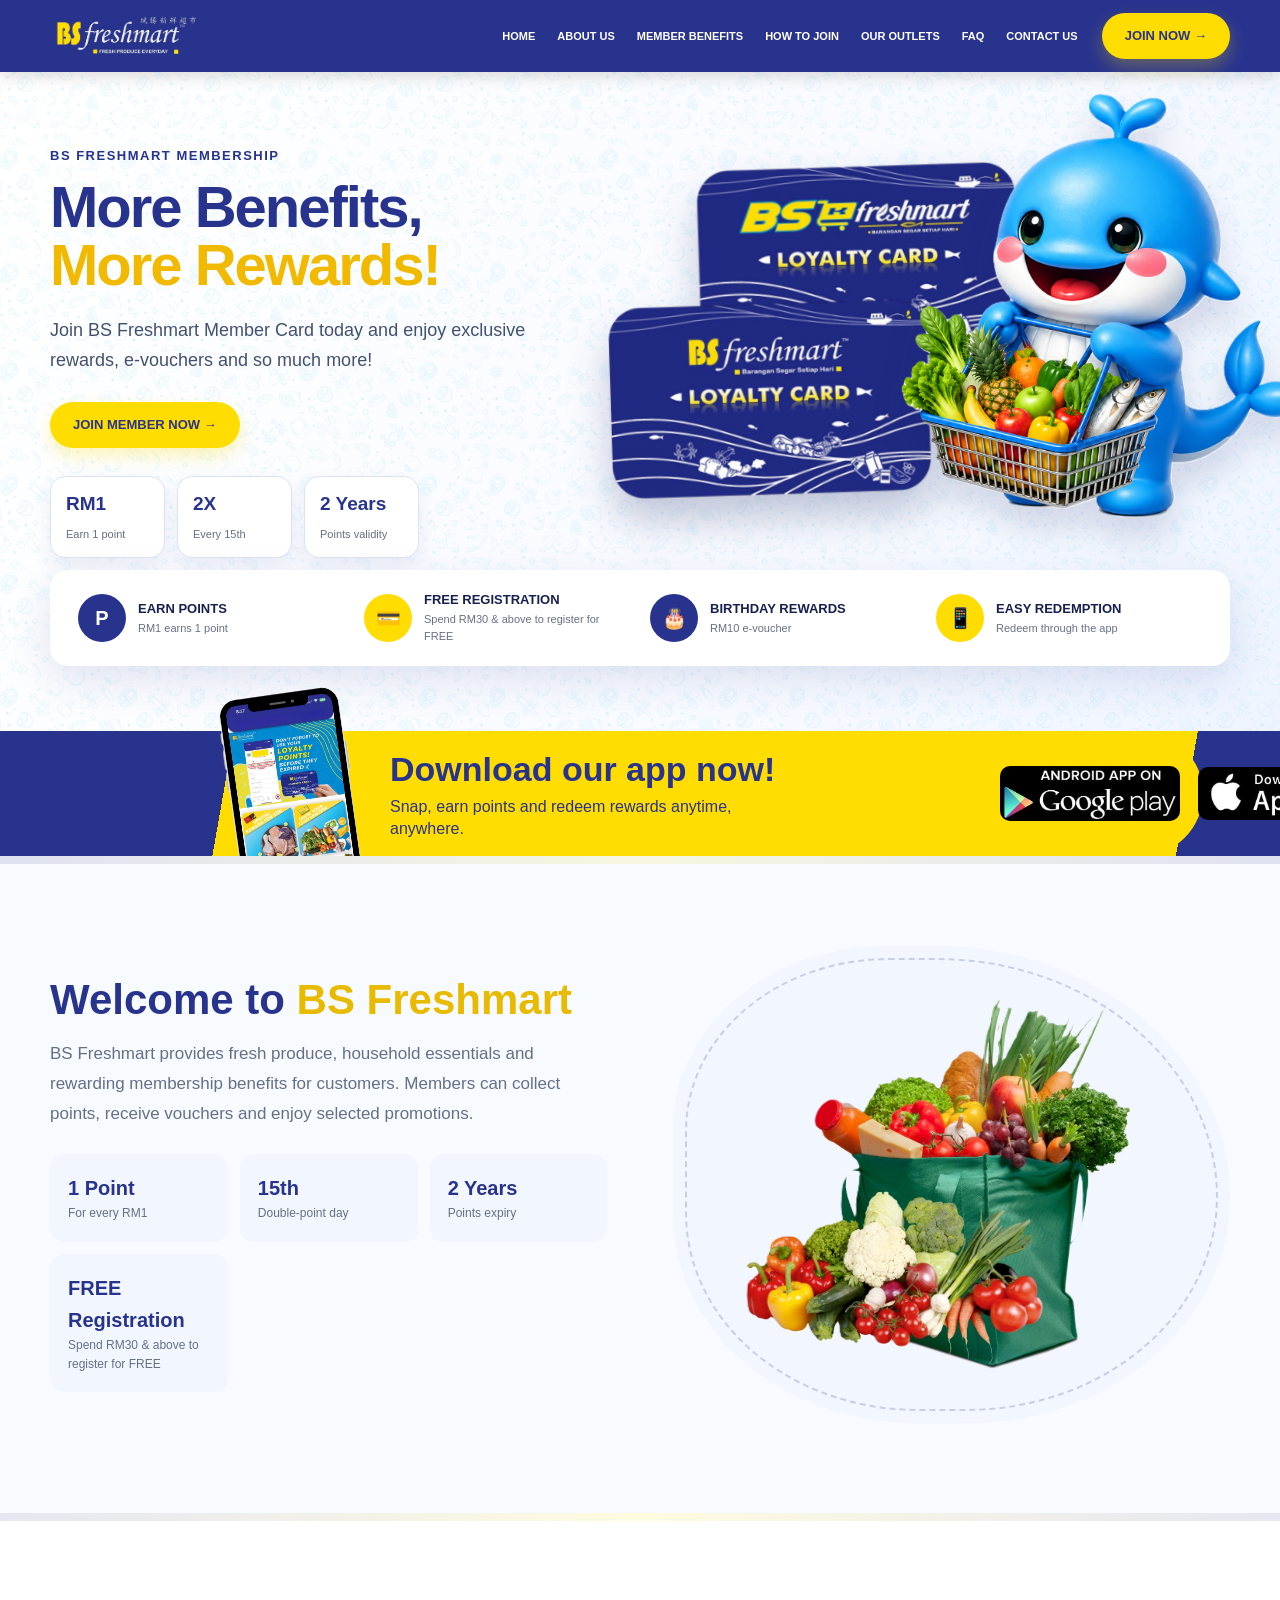
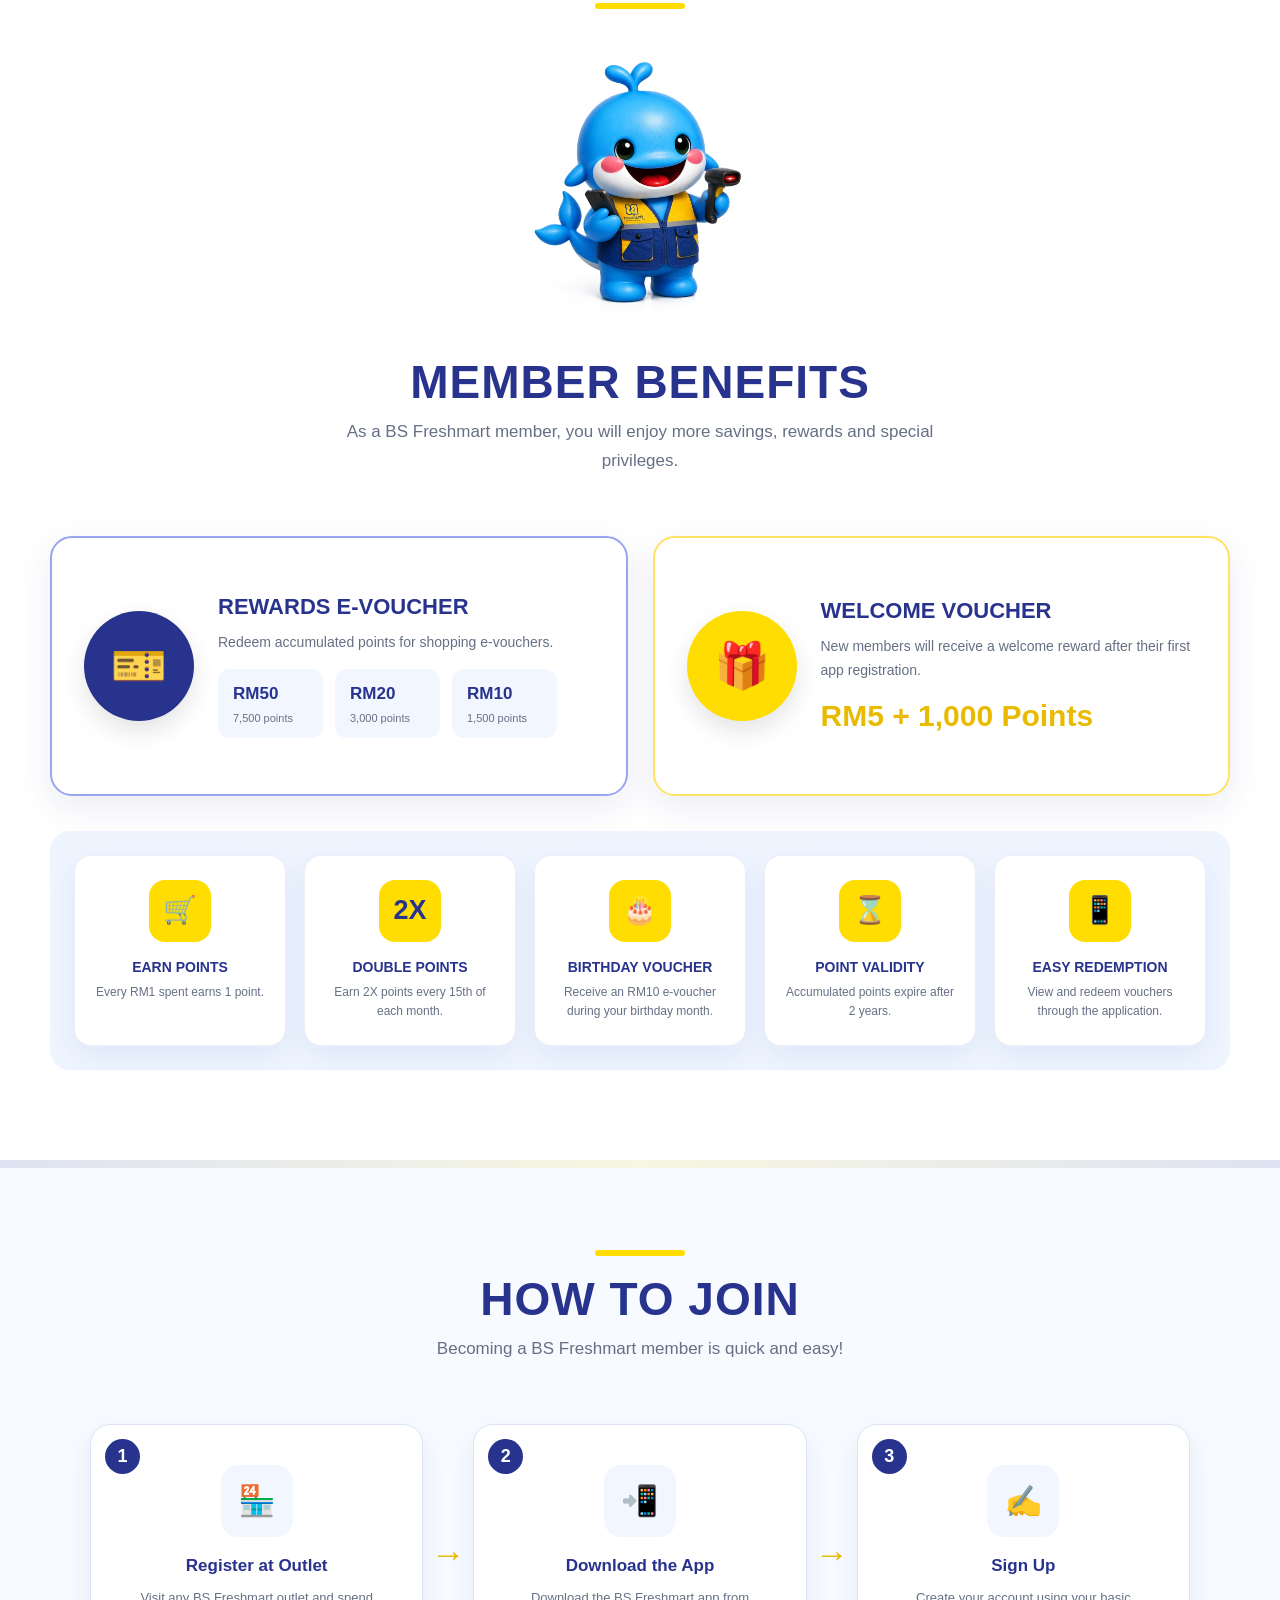
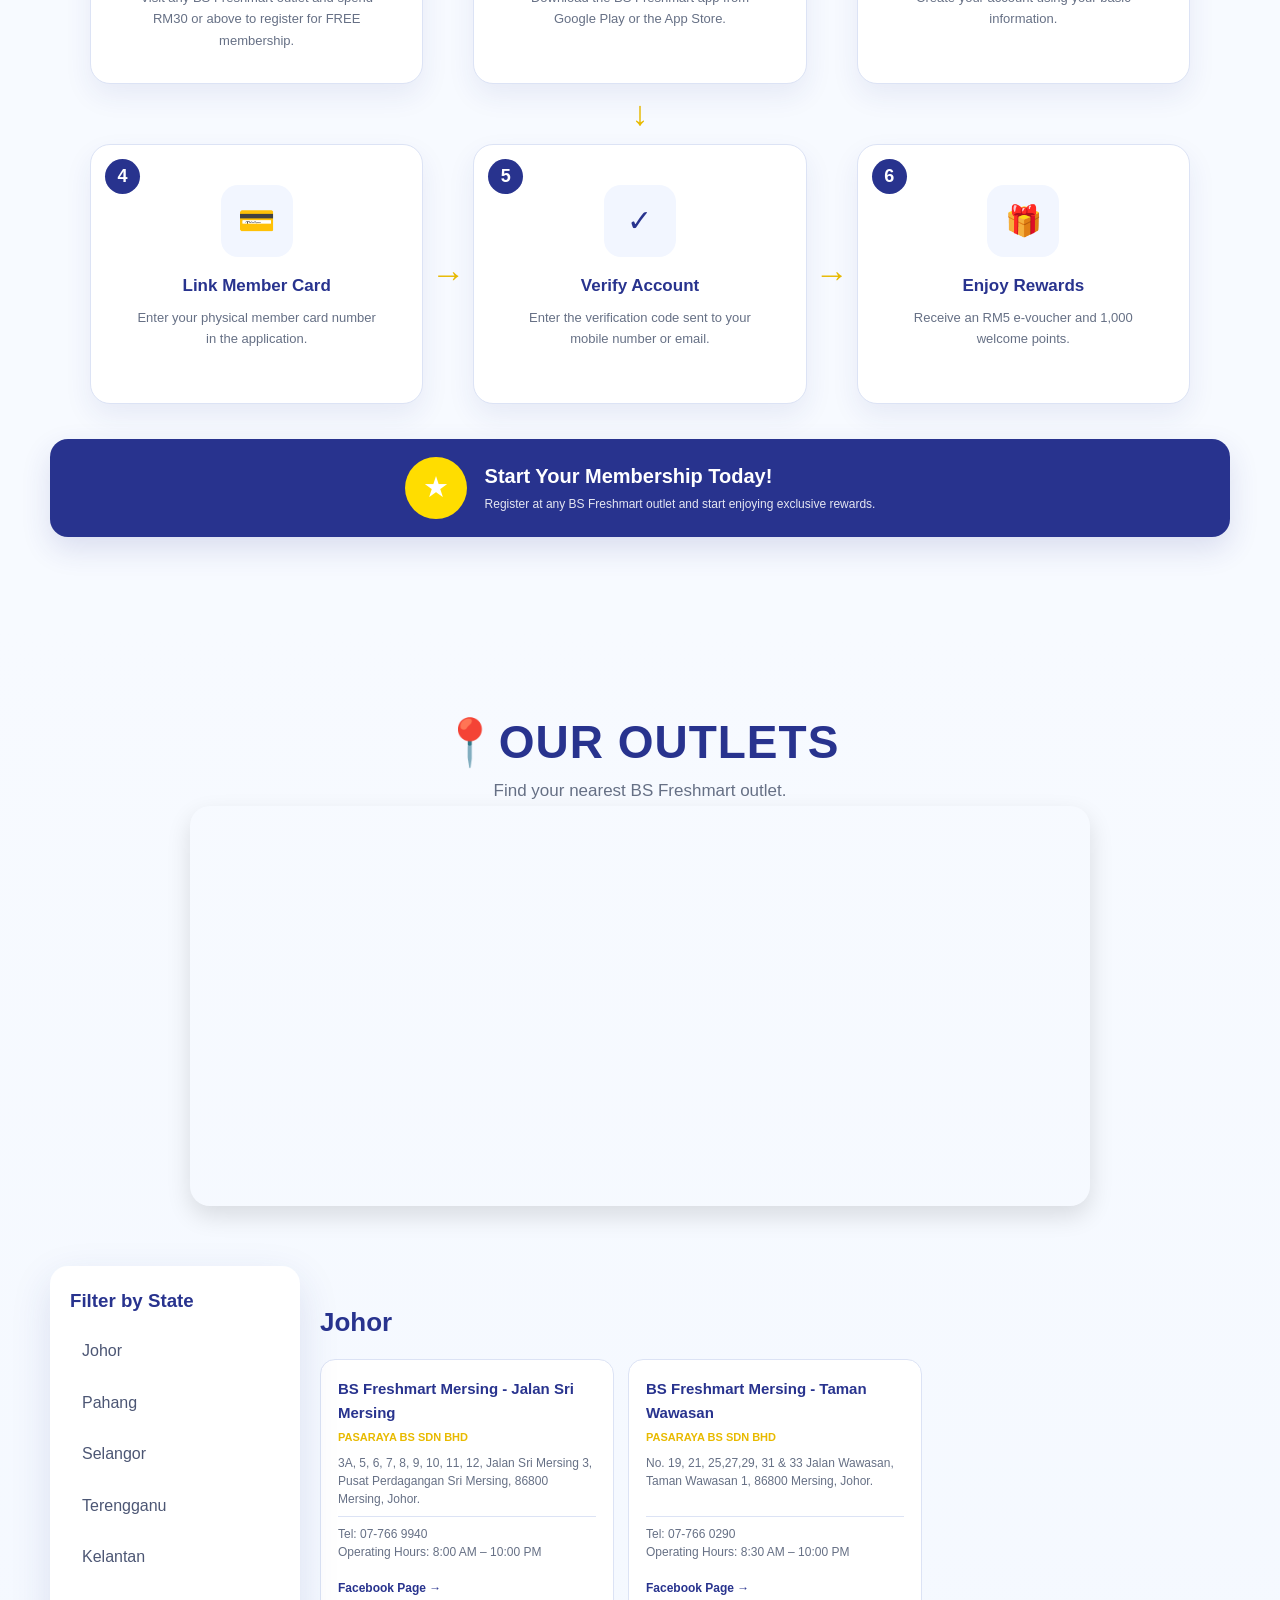
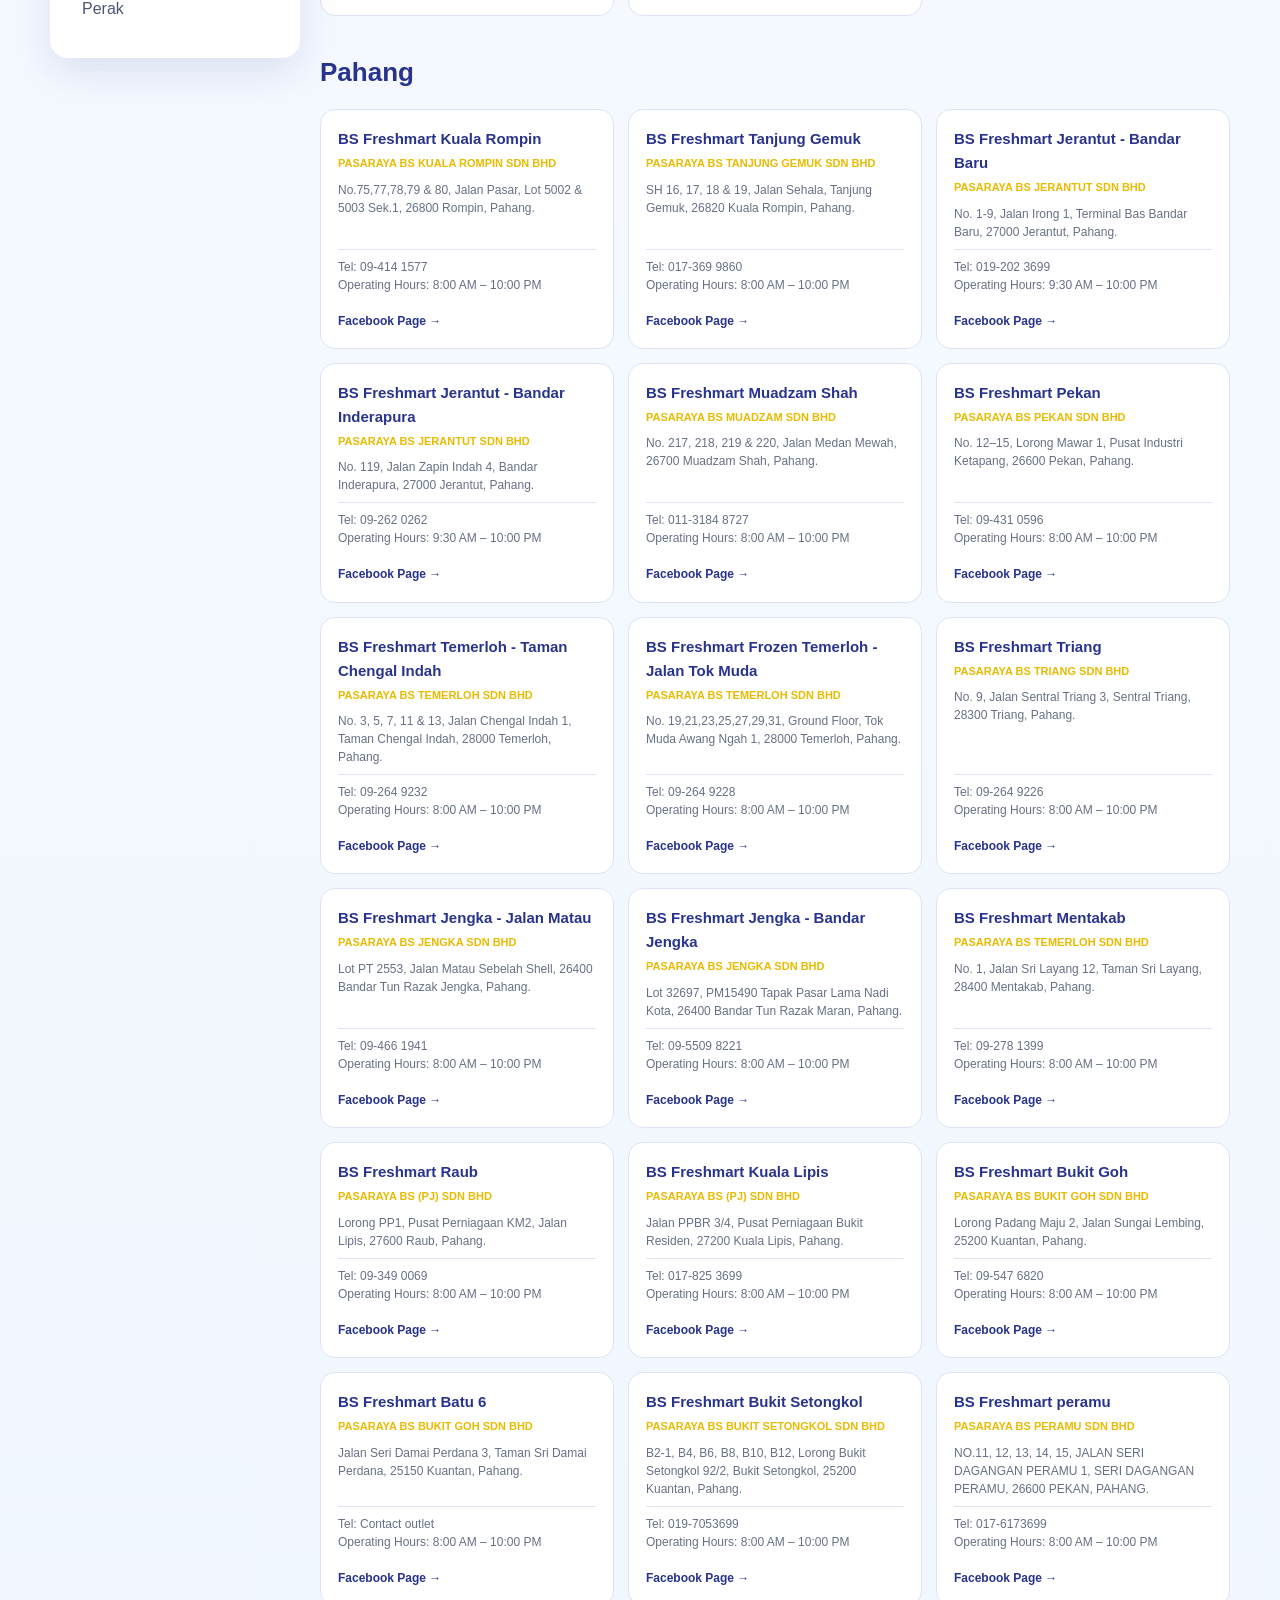
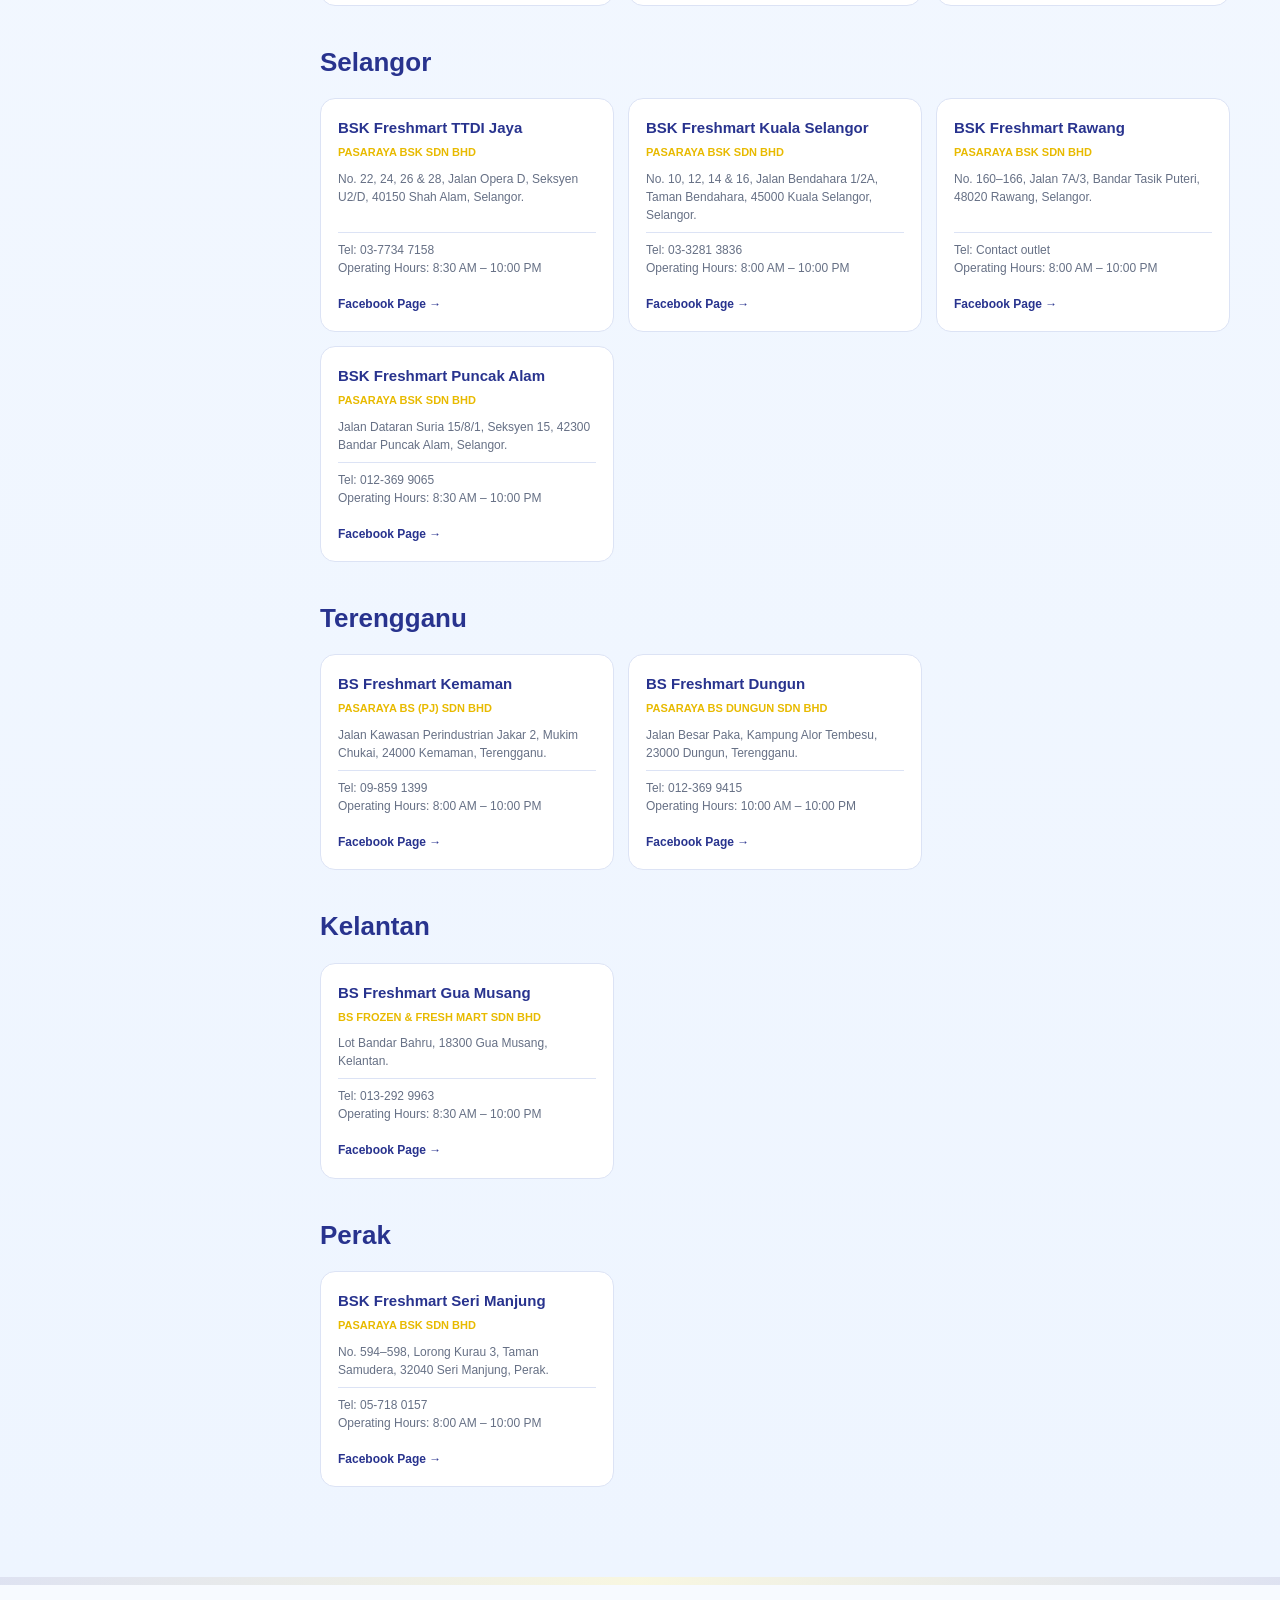
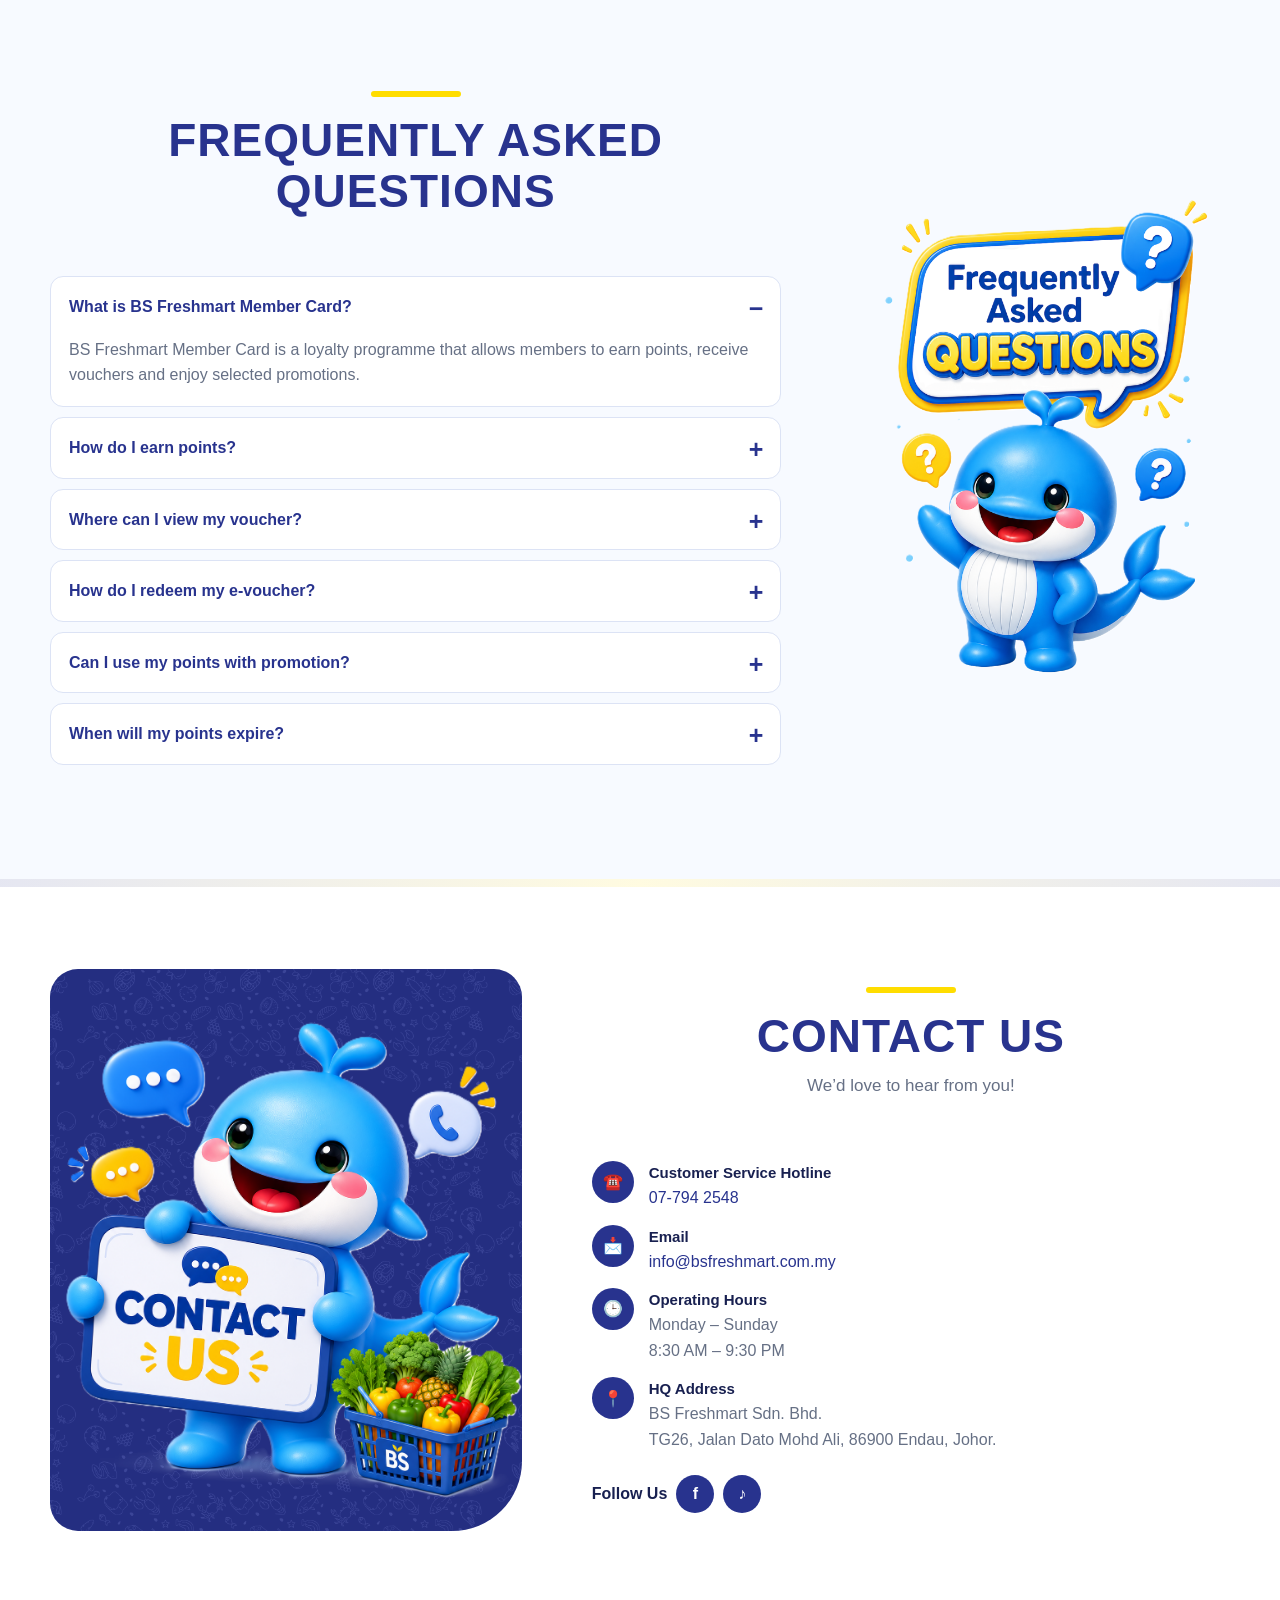
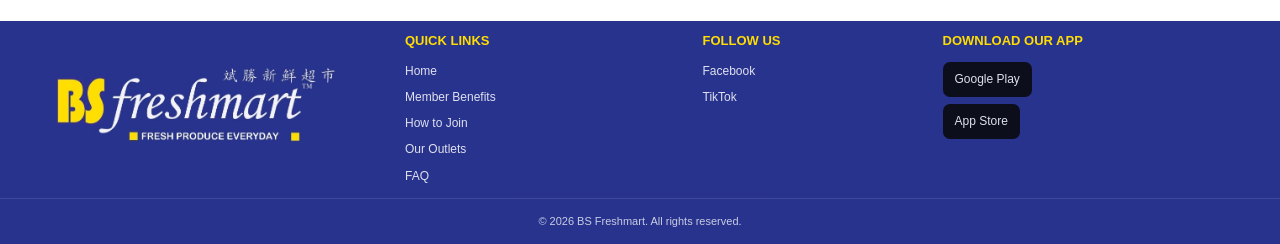
<file: index1.html>
<!DOCTYPE html>
<html lang="en">
<head>
    <meta charset="UTF-8">

    <meta
        name="viewport"
        content="width=device-width, initial-scale=1.0"
    >

    <title>BS Freshmart Member Card</title>

    <!-- Sambungan kepada fail CSS -->
    <link rel="stylesheet" href="style1.css">
</head>

<body>

    <!-- ===================================
         NAVIGATION BAR
    ==================================== -->

    <header class="header">

        <div class="container navbar">

            <a href="#home" class="logo">
                <img
                    src="assets/logo3.png"
                    alt="BS Freshmart Logo"
                >
            </a>

            <nav class="navigation">

                <a href="#home">Home</a>

                <a href="#about">
                    About Us
                </a>

                <a href="#benefits">
                    Member Benefits
                </a>

                <a href="#join">
                    How to Join
                </a>

                <a href="#outlets">
                    Our Outlets
                </a>

                <a href="#faq">
                    FAQ
                </a>

                <a href="#contact">
                    Contact Us
                </a>

            </nav>

            <a href="#join" class="button button-yellow">
                Join Now →
            </a>

        </div>

    </header>


    <main>

        <!-- ===================================
             HOME SECTION
        ==================================== -->

        <section class="home" id="home">

            <div class="home-pattern"></div>

            <div class="container home-content">

                <div class="home-text">

                    <span class="small-title">
                        BS Freshmart Membership
                    </span>

                    <h1>
                        More Benefits,
                        <br>

                        <strong>
                            More Rewards!
                        </strong>
                    </h1>

                    <p>
                        Join BS Freshmart Member Card today
                        and enjoy exclusive rewards,
                        e-vouchers and so much more!
                    </p>

                    <a
                        href="#join"
                        class="button button-yellow"
                    >
                        Join Member Now →
                    </a>

                    <div class="home-information">

                        <div class="information-box">
                            <strong>RM1</strong>
                            <span>Earn 1 point</span>
                        </div>

                        <div class="information-box">
                            <strong>2X</strong>
                            <span>Every 15th</span>
                        </div>

                        <div class="information-box">
                            <strong>2 Years</strong>
                            <span>Points validity</span>
                        </div>

                    </div>

                </div>


                <div class="home-image">

                    

                    <img
                        class="member-card"
						src="assets/membercard.png"
						alt="BS Freshmart Member Card"
                    >

                    <img
                        class="whale-basket"
						src="assets/whale-basket.png"
						alt="BS Freshmart Blue Whale Mascot"
                    >

                </div>

            </div>


            <!-- Benefits ringkas -->

            <div class="container quick-benefits">
			

                <div class="quick-benefit-item">

                    <div class="quick-icon">
                        P
                    </div>

                    <div>
                        <h3>Earn Points</h3>
                        <p>RM1 earns 1 point</p>
                    </div>

                </div>
                <div class="quick-benefit-item">

				<div class="quick-icon yellow-icon">
				💳
				</div>

				<div>
				<h3>FREE Registration</h3>
				<p>Spend RM30 & above to register for FREE</p>
				</div>

</div>


                <div class="quick-benefit-item">

                    <div class="quick-icon">
                        🎂
                    </div>

                    <div>
                        <h3>Birthday Rewards</h3>
                        <p>RM10 e-voucher</p>
                    </div>

                </div>


                <div class="quick-benefit-item">

                    <div class="quick-icon yellow-icon">
                        📱
                    </div>

                    <div>
                        <h3>Easy Redemption</h3>
                        <p>Redeem through the app</p>
                    </div>

                </div>

            </div>


           <div class="download-app">

			<div class="download-content container">

			<div class="download-image">
				<img src="assets/phoneapp.png" alt="BS Freshmart App">
			</div>

			<div class="download-text">
            <h2>Download our app now!</h2>

            <p>
                Snap, earn points and redeem rewards
                anytime, anywhere.
            </p>
        </div>

        <div class="application-buttons">

            <a href="https://play.google.com/store/apps/details?id=com.panda.bsfreshmart">
			  <img src="assets/google.png" alt="Google play store">
            </a>

            <a href="https://apps.apple.com/my/app/bs-freshmart/id1570409634">
                <img src="assets/apple.png" alt="Apple play store">
            </a>

        </div>

    </div>

</div>
</section>


        <!-- ===================================
             ABOUT US
        ==================================== -->

        <section class="section about" id="about">

            <div class="container two-column">

                <div class="about-text">

                    

                    <h2>
                        Welcome to
                        <strong>
                            BS Freshmart
                        </strong>
                    </h2>

                    <p>
                        BS Freshmart provides fresh produce,
                        household essentials and rewarding
                        membership benefits for customers.
                        Members can collect points, receive
                        vouchers and enjoy selected promotions.
                    </p>

                    <div class="about-statistics">

                        <div>
                            <strong>1 Point</strong>
                            <span>For every RM1</span>
                        </div>

                        <div>
                            <strong>15th</strong>
                            <span>Double-point day</span>
                        </div>

                        <div>
                            <strong>2 Years</strong>
                            <span>Points expiry</span>
                        </div>
						<div>
                            <strong>FREE Registration</strong>
                            <span>Spend RM30 & above to register for FREE</span>
                        </div>

                    </div>

                </div>


                <div class="about-image">

                    <img
                        src="assets/grocery-bag.png"
                        alt="Fresh Groceries"
                    >
				
                </div>

            </div>

        </section>


        <!-- ===================================
             MEMBER BENEFITS
        ==================================== -->

        <section
            class="section member-benefits"
            id="benefits"
        >

            <div class="container">

                <div class="section-heading">

                    <span class="decoration">
                        ✦
                    </span>
					
					<img src="assets/whale-cart.png" class="benefits-whale" alt="Whale">
					
                    <h2>
                        Member Benefits
                    </h2>

                    <p>
                        As a BS Freshmart member, you will
                        enjoy more savings, rewards and
                        special privileges.
                    </p>

                </div>


                <div class="main-benefit-grid">

                    <!-- E-voucher -->

                    <div class="main-benefit-card blue-border">

                        <div class="benefit-round-icon blue-background">
                            🎫
                        </div>

                        <div class="benefit-card-text">

                            <h3>
                                Rewards E-Voucher
                            </h3>

                            <p>
                                Redeem accumulated points for
                                shopping e-vouchers.
                            </p>

                            <div class="voucher-list">

                                <div>
                                    <strong>RM50</strong>
                                    <span>7,500 points</span>
                                </div>

                                <div>
                                    <strong>RM20</strong>
                                    <span>3,000 points</span>
                                </div>

                                <div>
                                    <strong>RM10</strong>
                                    <span>1,500 points</span>
                                </div>

                            </div>

                        </div>

                    </div>


                    <!-- Welcome voucher -->

                    <div class="main-benefit-card yellow-border">

                        <div class="benefit-round-icon yellow-background">
                            🎁
                        </div>

                        <div class="benefit-card-text">

                            <h3>
                                Welcome Voucher
                            </h3>

                            <p>
                                New members will receive a
                                welcome reward after their
                                first app registration.
                            </p>

                            <strong class="welcome-reward">
                                RM5 + 1,000 Points
                            </strong>

                        </div>

                    </div>

                </div>


                <!-- Benefits kecil -->

                <div class="benefit-small-grid">

                    <div class="small-benefit-card">

                        <div class="small-benefit-icon">
                            🛒
                        </div>

                        <h3>
                            Earn Points
                        </h3>

                        <p>
                            Every RM1 spent earns 1 point.
                        </p>

                    </div>


                    <div class="small-benefit-card">

                        <div class="small-benefit-icon">
                            2X
                        </div>

                        <h3>
                            Double Points
                        </h3>

                        <p>
                            Earn 2X points every 15th
                            of each month.
                        </p>

                    </div>


                    <div class="small-benefit-card">

                        <div class="small-benefit-icon">
                            🎂
                        </div>

                        <h3>
                            Birthday Voucher
                        </h3>

                        <p>
                            Receive an RM10 e-voucher
                            during your birthday month.
                        </p>

                    </div>


                    <div class="small-benefit-card">

                        <div class="small-benefit-icon">
                            ⌛
                        </div>

                        <h3>
                            Point Validity
                        </h3>

                        <p>
                            Accumulated points expire
                            after 2 years.
                        </p>

                    </div>


                    <div class="small-benefit-card">

                        <div class="small-benefit-icon">
                            📱
                        </div>

                        <h3>
                            Easy Redemption
                        </h3>

                        <p>
                            View and redeem vouchers
                            through the application.
                        </p>

                    </div>

                </div>

            </div>

        </section>


    

<!-- ===================================
     HOW TO JOIN
=================================== -->

<section class="section how-to-join" id="join">

    <div class="container">

        <div class="section-heading">

            <span class="decoration">✦</span>

            <h2>How to Join</h2>

            <p>
                Becoming a BS Freshmart member
                is quick and easy!
            </p>

        </div>


        <!-- BARIS PERTAMA: STEP 1 HINGGA 3 -->

        <div class="steps-grid">

            <!-- STEP 1 -->

            <div class="step-card">

                <span class="step-number">
                    1
                </span>

                <div class="step-image">
                    🏪
                </div>

                <h3>
                    Register at Outlet
                </h3>

                <p>
                    Visit any BS Freshmart outlet and spend
                    RM30 or above to register for FREE membership.
                </p>

            </div>


            <div class="step-arrow">
                →
            </div>


            <!-- STEP 2 -->

            <div class="step-card">

                <span class="step-number">
                    2
                </span>

                <div class="step-image">
                    📲
                </div>

                <h3>
                    Download the App
                </h3>

                <p>
                    Download the BS Freshmart app from
                    Google Play or the App Store.
                </p>

            </div>


            <div class="step-arrow">
                →
            </div>


            <!-- STEP 3 -->

            <div class="step-card">

                <span class="step-number">
                    3
                </span>

                <div class="step-image">
                    ✍
                </div>

                <h3>
                    Sign Up
                </h3>

                <p>
                    Create your account using
                    your basic information.
                </p>

            </div>

        </div>


        <!-- ANAK PANAH KE BARIS KEDUA -->

        <div class="steps-down-arrow">
            ↓
        </div>


        <!-- BARIS KEDUA: STEP 4 HINGGA 6 -->

        <div class="steps-grid">

            <!-- STEP 4 -->

            <div class="step-card">

                <span class="step-number">
                    4
                </span>

                <div class="step-image">
                    💳
                </div>

                <h3>
                    Link Member Card
                </h3>

                <p>
                    Enter your physical member card
                    number in the application.
                </p>

            </div>


            <div class="step-arrow">
                →
            </div>


            <!-- STEP 5 -->

            <div class="step-card">

                <span class="step-number">
                    5
                </span>

                <div class="step-image">
                    ✓
                </div>

                <h3>
                    Verify Account
                </h3>

                <p>
                    Enter the verification code sent
                    to your mobile number or email.
                </p>

            </div>


            <div class="step-arrow">
                →
            </div>


            <!-- STEP 6 -->

            <div class="step-card">

                <span class="step-number">
                    6
                </span>

                <div class="step-image">
                    🎁
                </div>

                <h3>
                    Enjoy Rewards
                </h3>

                <p>
                    Receive an RM5 e-voucher and
                    1,000 welcome points.
                </p>

            </div>

        </div>


        <!-- BANNER BAWAH -->

        <div class="join-banner">

            <div class="join-banner-left">

                <div class="star-circle">
                    ★
                </div>

                <div class="join-banner-text">

                    <h3>
                        Start Your Membership Today!
                    </h3>

                    <p>
                        Register at any BS Freshmart outlet
                        and start enjoying exclusive rewards.
                    </p>

                </div>

            </div>

        </div>

    </div>

</section>


        <!-- ===================================
             OUR OUTLETS
        ==================================== -->

        <section class="section outlets" id="outlets">

            <div class="container">

                <div class="section-heading">

                    <span class="decoration">
                        ⌖
                    </span>

                    <h2>
                        📍Our Outlets
                    </h2>

                    <p>
                        Find your nearest BS Freshmart outlet.
                    </p>
					<div class="map-container">
					<iframe src="https://www.google.com/maps/d/u/0/embed?mid=121NxdobFEsD7nGGZ5H6oi7BvJJx9Yw8&ehbc=2E312F"" width="540" height="280"></iframe>
				
    </div>

                </div>
				


                <div class="outlet-layout">

                    <!-- Negeri -->

                    <aside class="outlet-sidebar">

                        <h3>
                            Filter by State
                        </h3>

                        <a href="#johor">
                            Johor
                        </a>

                        <a href="#pahang">
                            Pahang
                        </a>

                        <a href="#selangor">
                            Selangor
                        </a>

                        <a href="#terengganu">
                            Terengganu
                        </a>

                        <a href="#kelantan">
                            Kelantan
                        </a>

                        <a href="#perak">
                            Perak
                        </a>

                    </aside>


                    <div class="outlet-main">

                        <!-- Map visual -->

                       


                        <!-- Johor -->

                        <h3 class="state-title" id="johor">
                            Johor
                        </h3>

                        <div class="outlet-card-grid">

                            <div class="outlet-card">

                                <h3>
                                    BS Freshmart Mersing - Jalan Sri Mersing
                                </h3>

                                <span class="company-name">
                                    PASARAYA BS 
									SDN BHD
                                </span>

                                <p>
                                    3A, 5, 6, 7, 8, 9, 10, 11, 12,
                                    Jalan Sri Mersing 3,
                                    Pusat Perdagangan Sri Mersing,
                                    86800 Mersing, Johor.
                                </p>

                                <p class="outlet-details">
                                    Tel: 07-766 9940
                                    <br>
                                    Operating Hours:
                                    8:00 AM – 10:00 PM
                                </p>

                                <a href="https://www.facebook.com/share/1858J7LE2o/?mibextid=wwXIfr">
                                    Facebook Page →
                                </a>

                            </div>


                            <div class="outlet-card">

                                <h3>
                                    BS Freshmart Mersing - Taman Wawasan
                                </h3>

                                <span class="company-name">
                                    PASARAYA BS 
									SDN BHD
                               
                                </span>

                                <p>
                                    No. 19, 21, 25,27,29, 31 & 33 Jalan Wawasan, 
									Taman Wawasan 1,
									86800 Mersing, Johor.
                                </p>

                                <p class="outlet-details">
                                    Tel: 07-766 0290
                                    <br>
                                    Operating Hours:
                                    8:30 AM – 10:00 PM
                                </p>

                                <a href="https://www.facebook.com/bsfreshmartmersing/">
                                    Facebook Page →
                                </a>

                            </div>

                        </div>


                        <!-- Pahang -->

                        <h3 class="state-title" id="pahang">
                            Pahang
                        </h3>

                        <div class="outlet-card-grid">

                            <div class="outlet-card">

                                <h3>
                                    BS Freshmart Kuala Rompin
                                </h3>

                                <span class="company-name">
                                    PASARAYA BS KUALA ROMPIN
                                    SDN BHD
                                </span>

                                <p>
                                    No.75,77,78,79 & 80,
									Jalan Pasar, 
									Lot 5002 & 5003 Sek.1, 
									26800 Rompin, Pahang.
                                </p>

                                <p class="outlet-details">
                                    Tel: 09-414 1577
                                    <br>
                                    Operating Hours:
                                    8:00 AM – 10:00 PM
                                </p>

                                <a href="https://www.facebook.com/bsfreshmartrompin/">
                                    Facebook Page →
                                </a>

                            </div>


                            <div class="outlet-card">

                                <h3>
                                    BS Freshmart Tanjung Gemuk
                                </h3>

                                <span class="company-name">
                                    PASARAYA BS TANJUNG GEMUK
                                    SDN BHD
                                </span>

                                <p>
                                    SH 16, 17, 18 & 19,
                                    Jalan Sehala,
                                    Tanjung Gemuk,
                                    26820 Kuala Rompin,
                                    Pahang.
                                </p>

                                <p class="outlet-details">
                                    Tel: 017-369 9860
                                    <br>
                                    Operating Hours:
                                    8:00 AM – 10:00 PM
                                </p>

                                <a href="https://www.facebook.com/bsfreshmarttanjunggemuk/">
                                    Facebook Page →
                                </a>

                            </div>


                            <div class="outlet-card">

                                <h3>
                                    BS Freshmart Jerantut - Bandar Baru
                                </h3>

                                <span class="company-name">
                                    PASARAYA BS JERANTUT
                                    SDN BHD
                                </span>

                                <p>
                                    No. 1-9,
                                    Jalan Irong 1,
									Terminal Bas Bandar Baru,
                                    27000 Jerantut,
                                    Pahang.
                                </p>

                                <p class="outlet-details">
                                    Tel: 019-202 3699
                                    <br>
                                    Operating Hours:
                                    9:30 AM – 10:00 PM
                                </p>

                                <a href="https://www.facebook.com/bsfreshmartjerantut2/">
                                    Facebook Page →
                                </a>

                            </div>
							
							<div class="outlet-card">

                                <h3>
                                    BS Freshmart Jerantut - Bandar Inderapura
                                </h3>

                                <span class="company-name">
                                    PASARAYA BS JERANTUT
                                    SDN BHD
                                </span>

                                <p>
                                    No. 119,
                                    Jalan Zapin Indah 4,
                                    Bandar Inderapura,
                                    27000 Jerantut,
                                    Pahang.
                                </p>

                                <p class="outlet-details">
                                    Tel: 09-262 0262
                                    <br>
                                    Operating Hours:
                                    9:30 AM – 10:00 PM
                                </p>

                                <a href="https://www.facebook.com/bsfreshmartjerantut/">
                                    Facebook Page →
                                </a>

                            </div>

                            <div class="outlet-card">

                                <h3>
                                    BS Freshmart Muadzam Shah
                                </h3>

                                <span class="company-name">
                                    PASARAYA BS MUADZAM
                                    SDN BHD
                                </span>

                                <p>
                                    No. 217, 218, 219 & 220,
                                    Jalan Medan Mewah,
                                    26700 Muadzam Shah,
                                    Pahang.
                                </p>

                                <p class="outlet-details">
                                    Tel: 011-3184 8727
                                    <br>
                                    Operating Hours:
                                    8:00 AM – 10:00 PM
                                </p>

                                <a href="https://www.facebook.com/bsfreshmartmuadzamshah/">
                                    Facebook Page →
                                </a>

                            </div>


                            <div class="outlet-card">

                                <h3>
                                    BS Freshmart Pekan
                                </h3>

                                <span class="company-name">
                                    PASARAYA BS PEKAN
                                    SDN BHD
                                </span>

                                <p>
                                    No. 12–15,
                                    Lorong Mawar 1,
                                    Pusat Industri Ketapang,
                                    26600 Pekan,
                                    Pahang.
                                </p>

                                <p class="outlet-details">
                                    Tel: 09-431 0596
                                    <br>
                                    Operating Hours:
                                    8:00 AM – 10:00 PM
                                </p>

                                <a href="https://www.facebook.com/bsfreshmartpekan/">
                                    Facebook Page →
                                </a>

                            </div>


                            <div class="outlet-card">

                                <h3>
                                    BS Freshmart Temerloh - Taman Chengal Indah
                                </h3>

                                <span class="company-name">
                                    PASARAYA BS TEMERLOH
                                    SDN BHD
                                </span>

                                <p>
                                    No. 3, 5, 7, 11 & 13,
                                    Jalan Chengal Indah 1,
                                    Taman Chengal Indah,
                                    28000 Temerloh,
                                    Pahang.
                                </p>

                                <p class="outlet-details">
                                    Tel: 09-264 9232
                                    <br>
                                    Operating Hours:
                                    8:00 AM – 10:00 PM
                                </p>

                                <a href="https://www.facebook.com/bsfreshmarttemerloh/">
                                    Facebook Page →
                                </a>

                            </div>


                            <div class="outlet-card">

                                <h3>
                                    BS Freshmart Frozen Temerloh - Jalan Tok Muda
                                </h3>

                                <span class="company-name">
                                    PASARAYA BS TEMERLOH
                                    SDN BHD
                                </span>

                                <p>
                                    No. 19,21,23,25,27,29,31,
									Ground Floor,
									Tok Muda Awang Ngah 1,
									28000 Temerloh,
									Pahang.
                                </p>

                                <p class="outlet-details">
                                    Tel: 09-264 9228
                                    <br>
                                    Operating Hours:
                                    8:00 AM – 10:00 PM
                                </p>

                                <a href="https://www.facebook.com/bsfreshmartfrozentemerloh/">
                                    Facebook Page →
                                </a>

                            </div>


							<div class="outlet-card">

                                <h3>
                                    BS Freshmart Triang
                                </h3>

                                <span class="company-name">
                                    PASARAYA BS TRIANG
                                    SDN BHD
                                </span>

                                <p>
                                    No. 9,
                                    Jalan Sentral Triang 3,
                                    Sentral Triang,
                                    28300 Triang,
                                    Pahang.
                                </p>

                                <p class="outlet-details">
                                    Tel: 09-264 9226
                                    <br>
                                    Operating Hours:
                                    8:00 AM – 10:00 PM
                                </p>

                                <a href="https://www.facebook.com/bsfreshmarttriang/">
                                    Facebook Page →
                                </a>

                            </div>
							
                            <div class="outlet-card">

                                <h3>
                                    BS Freshmart Jengka - Jalan Matau
                                </h3>

                                <span class="company-name">
                                    PASARAYA BS JENGKA
                                    SDN BHD
                                </span>

                                <p>
                                    Lot PT 2553,
                                    Jalan Matau Sebelah Shell,
                                    26400 Bandar Tun Razak
                                    Jengka, Pahang.
                                </p>

                                <p class="outlet-details">
                                    Tel: 09-466 1941
                                    <br>
                                    Operating Hours:
                                    8:00 AM – 10:00 PM
                                </p>

                                <a href="https://www.facebook.com/bsfreshmartjengka2/">
                                    Facebook Page →
                                </a>

                            </div>
							
							<div class="outlet-card">

                                <h3>
                                    BS Freshmart Jengka - Bandar Jengka
                                </h3>

                                <span class="company-name">
                                    PASARAYA BS JENGKA
                                    SDN BHD
                                </span>

                                <p>
                                    Lot 32697, PM15490
                                    Tapak Pasar Lama Nadi Kota,
                                    26400 Bandar Tun Razak
                                    Maran, Pahang.
                                </p>

                                <p class="outlet-details">
                                    Tel: 09-5509 8221
                                    <br>
                                    Operating Hours:
                                    8:00 AM – 10:00 PM
                                </p>

                                <a href="https://www.facebook.com/bsfreshmartjengka2/">
                                    Facebook Page →
                                </a>

                            </div>
							


                            <div class="outlet-card">

                                <h3>
                                    BS Freshmart Mentakab
                                </h3>

                                <span class="company-name">
                                    PASARAYA BS TEMERLOH
                                    SDN BHD
                                </span>

                                <p>
                                    No. 1,
                                    Jalan Sri Layang 12,
                                    Taman Sri Layang,
                                    28400 Mentakab,
                                    Pahang.
                                </p>

                                <p class="outlet-details">
                                    Tel: 09-278 1399
                                    <br>
                                    Operating Hours:
                                    8:00 AM – 10:00 PM
                                </p>

                                <a href="https://www.facebook.com/bsfreshmartmentakab/">
                                    Facebook Page →
                                </a>

                            </div>


                            <div class="outlet-card">

                                <h3>
                                    BS Freshmart Raub
                                </h3>

                                <span class="company-name">
                                    PASARAYA BS (PJ)
                                    SDN BHD
                                </span>

                                <p>
                                    Lorong PP1,
                                    Pusat Perniagaan KM2,
                                    Jalan Lipis,
                                    27600 Raub,
                                    Pahang.
                                </p>

                                <p class="outlet-details">
                                    Tel: 09-349 0069
                                    <br>
                                    Operating Hours:
                                    8:00 AM – 10:00 PM
                                </p>

                                <a href="https://www.facebook.com/bsfreshmartraub/">
                                    Facebook Page →
                                </a>

                            </div>


                            <div class="outlet-card">

                                <h3>
                                    BS Freshmart Kuala Lipis
                                </h3>

                                <span class="company-name">
                                    PASARAYA BS (PJ)
                                    SDN BHD
                                </span>

                                <p>
                                    Jalan PPBR 3/4,
                                    Pusat Perniagaan
                                    Bukit Residen,
                                    27200 Kuala Lipis,
                                    Pahang.
                                </p>

                                <p class="outlet-details">
                                    Tel: 017-825 3699
                                    <br>
                                    Operating Hours:
                                    8:00 AM – 10:00 PM
                                </p>

                                <a href="https://www.facebook.com/bsfreshmartkualalipis/">
                                    Facebook Page →
                                </a>

                            </div>


                            <div class="outlet-card">

                                <h3>
                                    BS Freshmart Bukit Goh
                                </h3>

                                <span class="company-name">
                                    PASARAYA BS BUKIT GOH
                                    SDN BHD
                                </span>

                                <p>
                                    Lorong Padang Maju 2,
                                    Jalan Sungai Lembing,
                                    25200 Kuantan,
                                    Pahang.
                                </p>

                                <p class="outlet-details">
                                    Tel: 09-547 6820
                                    <br>
                                    Operating Hours:
                                    8:00 AM – 10:00 PM
                                </p>

                                <a href="https://www.facebook.com/bsfreshmartbukitgoh/">
                                    Facebook Page →
                                </a>

                            </div>


                            <div class="outlet-card">

                                <h3>
                                    BS Freshmart Batu 6
                                </h3>

                                <span class="company-name">
                                    PASARAYA BS BUKIT GOH
                                    SDN BHD
                                </span>

                                <p>
                                    Jalan Seri Damai Perdana 3,
                                    Taman Sri Damai Perdana,
                                    25150 Kuantan,
                                    Pahang.
                                </p>

                                <p class="outlet-details">
                                    Tel: Contact outlet
                                    <br>
                                    Operating Hours:
                                    8:00 AM – 10:00 PM
                                </p>

                                <a href="https://www.facebook.com/bsfreshmartbatu6/">
                                    Facebook Page →
                                </a>

                            </div>
							
							 <div class="outlet-card">

                                <h3>
                                    BS Freshmart Bukit Setongkol
                                </h3>

                                <span class="company-name">
                                    PASARAYA BS BUKIT SETONGKOL
                                    SDN BHD
                                </span>

                                <p>
                                    B2-1, B4, B6, B8, B10, B12, Lorong Bukit Setongkol 92/2, 
									Bukit Setongkol, 
									25200 Kuantan, 
									Pahang.
                                </p>

                                <p class="outlet-details">
                                    Tel: 019-7053699
                                    <br>
                                    Operating Hours:
                                    8:00 AM – 10:00 PM
                                </p>

                                <a href="https://www.facebook.com/bsfreshmartbukitsetongkol/?locale=ms_MY">
                                    Facebook Page →
                                </a>

                            </div>
							
							 <div class="outlet-card">

                                <h3>
                                    BS Freshmart peramu
                                </h3>

                                <span class="company-name">
                                    PASARAYA BS PERAMU
                                    SDN BHD
                                </span>

                                <p>
                                    NO.11, 12, 13, 14, 15, JALAN SERI DAGANGAN PERAMU 1,
									SERI DAGANGAN PERAMU,
									26600 PEKAN,
									PAHANG.
                                </p>

                                <p class="outlet-details">
                                    Tel: 017-6173699
                                    <br>
                                    Operating Hours:
                                    8:00 AM – 10:00 PM
                                </p>

                                <a href="https://www.facebook.com/bsfreshmartperamu/?locale=ms_MY">
                                    Facebook Page →
                                </a>

                            </div>

                        </div>


                        <!-- Selangor -->

                        <h3 class="state-title" id="selangor">
                            Selangor
                        </h3>

                        <div class="outlet-card-grid">

                            <div class="outlet-card">

                                <h3>
                                    BSK Freshmart TTDI Jaya
                                </h3>

                                <span class="company-name">
                                    PASARAYA BSK SDN BHD
                                </span>

                                <p>
                                    No. 22, 24, 26 & 28,
                                    Jalan Opera D,
                                    Seksyen U2/D,
                                    40150 Shah Alam,
                                    Selangor.
                                </p>

                                <p class="outlet-details">
                                    Tel: 03-7734 7158
                                    <br>
                                    Operating Hours:
                                    8:30 AM – 10:00 PM
                                </p>

                                <a href="https://www.facebook.com/bskfreshmartttdijaya/">
                                    Facebook Page →
                                </a>

                            </div>


                            <div class="outlet-card">

                                <h3>
                                    BSK Freshmart Kuala Selangor
                                </h3>

                                <span class="company-name">
                                    PASARAYA BSK SDN BHD
                                </span>

                                <p>
                                    No. 10, 12, 14 & 16,
                                    Jalan Bendahara 1/2A,
                                    Taman Bendahara,
                                    45000 Kuala Selangor,
                                    Selangor.
                                </p>

                                <p class="outlet-details">
                                    Tel: 03-3281 3836
                                    <br>
                                    Operating Hours:
                                    8:00 AM – 10:00 PM
                                </p>

                                <a href="https://www.facebook.com/bskfreshmartkualaselangor/">
                                    Facebook Page →
                                </a>

                            </div>


                            <div class="outlet-card">

                                <h3>
                                    BSK Freshmart Rawang
                                </h3>

                                <span class="company-name">
                                    PASARAYA BSK SDN BHD
                                </span>

                                <p>
                                    No. 160–166,
                                    Jalan 7A/3,
                                    Bandar Tasik Puteri,
                                    48020 Rawang,
                                    Selangor.
                                </p>

                                <p class="outlet-details">
                                    Tel: Contact outlet
                                    <br>
                                    Operating Hours:
                                    8:00 AM – 10:00 PM
                                </p>

                                <a href="https://www.facebook.com/bskfreshmartrawang/">
                                    Facebook Page →
                                </a>

                            </div>


                            <div class="outlet-card">

                                <h3>
                                    BSK Freshmart Puncak Alam
                                </h3>

                                <span class="company-name">
                                    PASARAYA BSK SDN BHD
                                </span>

                                <p>
                                    Jalan Dataran Suria 15/8/1,
                                    Seksyen 15,
                                    42300 Bandar Puncak Alam,
                                    Selangor.
                                </p>

                                <p class="outlet-details">
                                    Tel: 012-369 9065
                                    <br>
                                    Operating Hours:
                                    8:30 AM – 10:00 PM
                                </p>

                                <a href="https://www.facebook.com/bskfreshmartpuncakalam/">
                                    Facebook Page →
                                </a>

                            </div>

                        </div>


                        <!-- Terengganu -->

                        <h3
                            class="state-title"
                            id="terengganu"
                        >
                            Terengganu
                        </h3>

                        <div class="outlet-card-grid">

                            <div class="outlet-card">

                                <h3>
                                    BS Freshmart Kemaman
                                </h3>

                                <span class="company-name">
                                    PASARAYA BS (PJ)
                                    SDN BHD
                                </span>

                                <p>
                                    Jalan Kawasan Perindustrian
                                    Jakar 2, Mukim Chukai,
                                    24000 Kemaman,
                                    Terengganu.
                                </p>

                                <p class="outlet-details">
                                    Tel: 09-859 1399
                                    <br>
                                    Operating Hours:
                                    8:00 AM – 10:00 PM
                                </p>

                                <a href="https://www.facebook.com/bsfreshmartkemaman/">
                                    Facebook Page →
                                </a>

                            </div>


                            <div class="outlet-card">

                                <h3>
                                    BS Freshmart Dungun
                                </h3>

                                <span class="company-name">
                                    PASARAYA BS DUNGUN
                                    SDN BHD
                                </span>

                                <p>
                                    Jalan Besar Paka,
                                    Kampung Alor Tembesu,
                                    23000 Dungun,
                                    Terengganu.
                                </p>

                                <p class="outlet-details">
                                    Tel: 012-369 9415
                                    <br>
                                    Operating Hours:
                                    10:00 AM – 10:00 PM
                                </p>

                                <a href="https://www.facebook.com/bsfreshmartdungun/">
                                    Facebook Page →
                                </a>

                            </div>

                        </div>


                        <!-- Kelantan -->

                        <h3 class="state-title" id="kelantan">
                            Kelantan
                        </h3>

                        <div class="outlet-card-grid">

                            <div class="outlet-card">

                                <h3>
                                    BS Freshmart Gua Musang
                                </h3>

                                <span class="company-name">
                                    BS FROZEN & FRESH MART
                                    SDN BHD
                                </span>

                                <p>
                                    Lot Bandar Bahru,
                                    18300 Gua Musang,
                                    Kelantan.
                                </p>

                                <p class="outlet-details">
                                    Tel: 013-292 9963
                                    <br>
                                    Operating Hours:
                                    8:30 AM – 10:00 PM
                                </p>

                                <a href="https://www.facebook.com/bsfreshmartguamusang/">
                                    Facebook Page →
                                </a>

                            </div>

                        </div>


                        <!-- Perak -->

                        <h3 class="state-title" id="perak">
                            Perak
                        </h3>

                        <div class="outlet-card-grid">

                            <div class="outlet-card">

                                <h3>
                                    BSK Freshmart Seri Manjung
                                </h3>

                                <span class="company-name">
                                    PASARAYA BSK SDN BHD
                                </span>

                                <p>
                                    No. 594–598,
                                    Lorong Kurau 3,
                                    Taman Samudera,
                                    32040 Seri Manjung,
                                    Perak.
                                </p>

                                <p class="outlet-details">
                                    Tel: 05-718 0157
                                    <br>
                                    Operating Hours:
                                    8:00 AM – 10:00 PM
                                </p>

                                <a href="https://www.facebook.com/bskfreshmartserimanjung/">
                                    Facebook Page →
                                </a>

                            </div>

                        </div>

                    </div>

                </div>

            </div>

        </section>


        <!-- ===================================
             FAQ
        ==================================== -->

        <section class="section faq" id="faq">

            <div class="container faq-layout">

                <div class="faq-content">

                    <div class="section-heading left-heading">

                        <span class="decoration">
                            ✦
                        </span>

                        <h2>
                            Frequently Asked Questions
                        </h2>

                    </div>


                    <div class="faq-list">

                        <details open>

                            <summary>
                                What is BS Freshmart Member Card?
                            </summary>

                            <p>
                                BS Freshmart Member Card is a
                                loyalty programme that allows
                                members to earn points, receive
                                vouchers and enjoy selected
                                promotions.
                            </p>

                        </details>


                        <details>

                            <summary>
                                How do I earn points?
                            </summary>

                            <p>
                                Present your member card or scan
                                your member account during payment.
                                Every RM1 spent earns 1 point.
                            </p>

                        </details>


                        <details>

                            <summary>
                                Where can I view my voucher?
                            </summary>

                            <p>
                                Open the BS Freshmart application
                                and go to the voucher or rewards
                                section.
                            </p>

                        </details>


                        <details>

                            <summary>
                                How do I redeem my e-voucher?
                            </summary>

                            <p>
                                Select an available voucher in
                                the app and present the voucher
                                code during checkout.
                            </p>

                        </details>


                        <details>

                            <summary>
                                Can I use my points with promotion?
                            </summary>

                            <p>
                                Points may be used with selected
                                promotions unless the campaign
                                terms and conditions state
                                otherwise.
                            </p>

                        </details>


                        <details>

                            <summary>
                                When will my points expire?
                            </summary>

                            <p>
                                Accumulated membership points
                                will expire after 2 years.
                            </p>

                        </details>

                    </div>

                </div>


                <div class="faq-image">

                    <img
                        src="assets/ask.png"
                        alt="BS Freshmart Whale with Vouchers"
                    >

                   

                </div>

            </div>

        </section>


        <!-- ===================================
             CONTACT US
        ==================================== -->

        <section class="section contact" id="contact">

            <div class="container contact-layout">

                <div class="contact-image">

                    <img
                        src="assets/whale-contact.png"
                        alt="BS Freshmart Mascot"
                    >

                </div>


                <div class="contact-information">

                    <div class="section-heading left-heading">

                        <h2>
                            Contact Us
                        </h2>

                        <p>
                            We’d love to hear from you!
                        </p>

                    </div>


                    <div class="contact-list">

                        <div class="contact-item">

                            <div class="contact-icon">
                                ☎️
                            </div>

                            <div>

                                <h3>
                                    Customer Service Hotline
                                </h3>

                                <a href="tel:+6077942548">
                                    07-794 2548
                                </a>

                            </div>

                        </div>


                        <div class="contact-item">

                            <div class="contact-icon">
                                📩
                            </div>

                            <div>

                                <h3>
                                    Email
                                </h3>

                                <a
                                    href="email to:info@bsfreshmart.com.my"
                                >
                                    info@bsfreshmart.com.my
                                </a>

                            </div>

                        </div>


                        <div class="contact-item">

                            <div class="contact-icon">
                                🕒
                            </div>

                            <div>

                                <h3>
                                    Operating Hours
                                </h3>

                                <p>
                                    Monday – Sunday
                                    <br>
                                    8:30 AM – 9:30 PM
                                </p>
							
                            </div>

                        </div>


                        <div class="contact-item">

                            <div class="contact-icon">
                                📍
                            </div>

                            <div>

                                <h3>
                                    HQ Address
                                </h3>

                                <p>
                                    BS Freshmart Sdn. Bhd.
                                    <br>
                                    TG26,
									Jalan Dato Mohd Ali,
									86900 Endau,
									Johor.
                                </p>

                            </div>

                        </div>

                    </div>


                    <div class="social-media">

                        <strong>
                            Follow Us
                        </strong>

                        <a href="https://www.facebook.com/bsfreshmartgroup/" aria-label="Facebook">
                            f
                        </a>

                        <a href="https://shorturl.at/7SRPe" aria-label="TikTok">
                            ♪
                        </a>

                    </div>

                </div>

            </div>

        </section>

    </main>


    <!-- ===================================
         FOOTER
    ==================================== -->

    <footer class="footer">

        <div class="container footer-content">

		
		
		
		
            <div class="footer-logo">

                <img
                    src="assets/logo3.png"
                    alt="BS Freshmart Logo"
                >


            </div>


            <div class="footer-column">

                <h3>
                    Quick Links
                </h3>

                <a href="#home">
                    Home
                </a>

                <a href="#benefits">
                    Member Benefits
                </a>

                <a href="#join">
                    How to Join
                </a>

                <a href="#outlets">
                    Our Outlets
                </a>

                <a href="#faq">
                    FAQ
                </a>

            </div>


            <div class="footer-column">

                <h3>
                    Follow Us
                </h3>

                <a href="https://www.facebook.com/bsfreshmartgroup/">
                    Facebook
                </a>

                <a href="https://shorturl.at/7SRPe">
                    TikTok
                </a>

            </div>


            <div class="footer-column">

                <h3>
                    Download Our App
                </h3>

                <a class="footer-store" href="https://play.google.com/store/apps/details?id=com.panda.bsfreshmart">
                    Google Play
                </a>

                <a class="footer-store" href="https://apps.apple.com/my/app/bs-freshmart/id1570409634">
                    App Store
                </a>

            </div>

        </div>


        <div class="copyright">

            © 2026 BS Freshmart.
            All rights reserved.

        </div>

    </footer>

</body>
</html>
</file>
<file: style.css>
/* ===================================
   WARNA DAN TETAPAN UTAMA
=================================== */

:root {
    --blue: #28338E;
    --dark-blue: #17216E;
    --yellow: #FFDD00;
    --dark-yellow: #E8BA00;
    --white: #FFFFFF;
    --light-blue: #F2F6FF;
    --lighter-blue: #F8FAFF;
    --text: #182050;
    --grey: #667085;
    --border: #DCE3F5;

    --shadow:
        0 14px 40px
        rgba(40, 51, 142, 0.13);
}


/* ===================================
   RESET
=================================== */

* {
    box-sizing: border-box;
    margin: 0;
    padding: 0;
}

html {
    scroll-behavior: smooth;
}

body {
    font-family:
        "Arial Rounded MT Bold",
        Arial,
        Helvetica,
        sans-serif;

    color: var(--text);
    background: var(--white);
    line-height: 1.6;
	
}



img {
    display: block;
    max-width: 100%;
}

a {
    color: inherit;
    text-decoration: none;
}

.container {
    width: min(
        1180px,
        calc(100% - 40px)
    );

    margin: 0 auto;
}

.section {
    padding: 90px 0;
    scroll-margin-top: 75px;
}


/* ===================================
   HEADER
=================================== */

.header {
    position: sticky;
    top: 0;
    z-index: 1000;

    background: var(--blue);

    box-shadow:
        0 4px 15px
        rgba(0, 0, 0, 0.15);
}

.navbar {
    display: flex;
    align-items: center;
    gap: 24px;

    min-height: 72px;
}

.logo {
    display: flex;
    align-items: center;

    width: 150px;
    height: 58px;

    overflow: hidden;
}

.logo img {
    width: 500px;
    height: auto;
    object-fit: contain;
}

.navigation {
    display: flex;
    align-items: center;
    gap: 22px;

    margin-left: auto;
}

.navigation a {
    padding: 25px 0 20px;

    color: var(--white);

    border-bottom:
        4px solid transparent;

    font-size: 11px;
    font-weight: 800;
    text-transform: uppercase;

    transition: 0.2s;
}

.navigation a:hover {
    color: var(--yellow);
    border-color: var(--yellow);
}


/* ===================================
   BUTTON
=================================== */

.button {
    display: inline-flex;
    align-items: center;
    justify-content: center;

    padding: 13px 23px;

    border-radius: 100px;

    font-size: 13px;
    font-weight: 900;
    text-transform: uppercase;

    transition: 0.25s;
}

.button:hover {
    transform: translateY(-3px);
}

.button-yellow {
    color: var(--blue);
    background: var(--yellow);

    box-shadow:
        0 8px 18px
        rgba(255, 221, 0, 0.28);
}


/* ===================================
   HOME
=================================== */

.home {
    position: relative;
    overflow: hidden;

    padding-top: 58px;

    background:
        linear-gradient(
            120deg,
            #FFFFFF 0%,
            #F7FAFF 65%,
            #EDF3FF 100%
        );
}

.home-pattern {
    position: absolute;
    top: 0;
    right: -170px;

    width: 720px;
    height: 520px;
	display: none;

    background-image:
        url("assets/pattern.png");

    background-position: center;
    background-size: 520px;

    border-radius: 0 0 0 60%;

    opacity: 0.08;
}

.home-content {
    position: relative;

    display: grid;
    grid-template-columns:
        0.92fr 1.08fr;

    align-items: center;

    min-height: 430px;
}

.small-title {
    display: inline-block;

    margin-bottom: 12px;

    color: var(--blue);

    font-size: 13px;
    font-weight: 900;
    letter-spacing: 1.5px;
    text-transform: uppercase;
}

.home-text h1 {
    margin-bottom: 22px;

    color: var(--blue);

    font-size: 58px;
    line-height: 1;
    letter-spacing: -2px;
}

.home-text h1 strong {
    color: #F1BA00;
}

.home-text > p {
    max-width: 500px;

    margin-bottom: 26px;

    color: #45506F;

    font-size: 18px;
    line-height: 1.65;
}

.home-information {
    display: flex;
    gap: 12px;

    margin-top: 28px;
}

.information-box {
    min-width: 115px;

    padding: 12px 15px;

    background: var(--white);

    border:
        1px solid var(--border);

    border-radius: 15px;

    box-shadow:
        0 8px 20px
        rgba(40, 51, 142, 0.08);
}

.information-box strong {
    display: block;

    color: var(--blue);

    font-size: 19px;
}

.information-box span {
    color: var(--grey);

    font-size: 11px;
}


/* Home image */

.home-image {
    position: relative;
    height: 440px;
}

.member-card {
    position: absolute;
    top: -180px;
    left: -50px;
    z-index: 2;

    width: 600px;

    transform: rotate(-2deg);

    filter:
        drop-shadow(
            0 22px 20px
            rgba(15, 29, 96, 0.25)
        );
}

.whale-basket {
    position: absolute;
    right: -85px;
    bottom: -18px;
    z-index: 3;

    width: 430px;

    filter:
        drop-shadow(
            0 20px 16px
            rgba(15, 29, 96, 0.15)
        );
}

.percentage-icon,
.gift-icon {
    position: absolute;
    z-index: 5;

    display: grid;
    place-items: center;

    border-radius: 50%;

    box-shadow: var(--shadow);

    font-weight: 900;
}




/* ===================================
   QUICK BENEFITS
=================================== */

.quick-benefits {
    position: relative;
    z-index: 5;

    display: grid;
    grid-template-columns:
        repeat(4, 1fr);

    gap: 20px;

    padding: 20px 28px;

    background: var(--white);

    border-radius: 18px;

    box-shadow: var(--shadow);
}

.quick-benefit-item {
    display: flex;
    align-items: center;
    gap: 12px;
}

.quick-icon {
    display: grid;
    place-items: center;

    width: 48px;
    height: 48px;
    min-width: 48px;

    color: var(--white);
    background: var(--blue);

    border-radius: 50%;

    font-size: 20px;
    font-weight: 900;
}

.yellow-icon {
    color: var(--blue);
    background: var(--yellow);
}

.quick-benefit-item h3 {
    font-size: 13px;
    text-transform: uppercase;
}

.quick-benefit-item p {
    color: var(--grey);
    font-size: 11px;
}


/* ===================================
   DOWNLOAD APPLICATION
=================================== */

.download-app {
    position: relative;

    width: 100%;
    height: 125px;
    min-height: 125px;

    margin-top: 65px;

    overflow: visible;

    background:
        linear-gradient(
            100deg,
            #28338E 0%,
            #28338E 18%,
            #FFDD00 18%,
            #FFDD00 92%,
            #28338E 92%,
            #28338E 100%
        );
}


/* Tutup bahagian bawah gambar telefon */

.download-app::before {
    content: "";

    position: absolute;

    left: 0;
    bottom: -40px;

    width: 100%;
    height: 40px;

    background: #f4f7ff;

    z-index: 15;
}


/* Hujung kuning bulat */

.download-app::after {
    content: "";

    position: absolute;

    top: 0;
    right: 6%;

    width: 125px;
    height: 125px;

    background: #FFDD00;

    border-radius: 0 70px 70px 0;

    z-index: 1;
}


/* ===================================
   KANDUNGAN DALAM BAR
=================================== */

.download-content {
    position: relative;
    z-index: 3;

    display: grid;

    grid-template-columns:
        210px
        390px
        auto;

    align-items: center;

    column-gap: 20px;

    width: 100%;
    height: 125px;

    padding-left: 230px;
    padding-right: 100px;

    box-sizing: border-box;

    overflow: visible;
}


/* ===================================
   GAMBAR TELEFON
=================================== */

.download-image {
    position: relative;

    width: 210px;
    height: 125px;

    overflow: visible;
}

.download-image img {
    position: absolute;

    width: 190px;
    height: auto;

    left: -35px;
    bottom: -90px;

    transform: rotate(-8deg);

    clip-path: inset(0 0 58px 0);

    z-index: 10;
}


/* ===================================
   TEKS DOWNLOAD
=================================== */

.download-text {
    position: relative;

    margin-left: -70px;

    z-index: 5;
}

.download-text h2 {
    margin: 0 0 2px;

    white-space: nowrap;

    color: #28338E;

    font-size: 34px;
    line-height: 1.4;
    font-weight: 900;
}

.download-text p {
    max-width: 390px;

    margin: 0;

    color: #28338E;

    font-size: 16px;
    line-height: 1.4;
}


/* ===================================
   GOOGLE PLAY & APP STORE
=================================== */

.application-buttons {
    position: relative;
    z-index: 5;

    display: flex;
    align-items: center;
    justify-content: flex-start;

    gap: 18px;

    margin-left: 130px;
}

.application-buttons a {
    display: flex;
    align-items: center;
    justify-content: center;

    width: 180px;
    height: 55px;

    padding: 0;

    background: transparent;

    text-decoration: none;

    transition: transform 0.2s ease;
}

.application-buttons a img {
    width: 180px;
    height: auto;

    display: block;

    border-radius: 10px;
}

.application-buttons a:hover {
    transform: translateY(-2px);
}


/* ===================================
   TABLET
=================================== */

@media (max-width: 1000px) {

    .download-app {
        height: auto;
        min-height: 175px;
    }

    .download-app::after {
        display: none;
    }

    .download-content {
        grid-template-columns:
            180px
            1fr;

        min-height: 175px;
        height: auto;

        padding: 18px 40px;
    }

    .download-image {
        width: 180px;
        height: 140px;
    }

    .download-image img {
        width: 155px;

        left: 0;
    }

    .download-text {
        margin-left: 0;
    }

    .application-buttons {
        grid-column: 2;

        justify-content: flex-start;

        margin-top: 8px;
        margin-left: 0;
    }
}


/* ===================================
   MOBILE
=================================== */

@media (max-width: 650px) {

    .download-app {
        min-height: 330px;

        background: #FFDD00;
    }

    .download-content {
        display: flex;
        flex-direction: column;

        justify-content: center;
        align-items: center;

        min-height: 330px;

        padding: 20px;

        text-align: center;
    }

    .download-image {
        width: 130px;
        height: 145px;
    }

    .download-image img {
        width: 125px;

        left: 0;
        bottom: 0;

        clip-path: none;
    }

    .download-text {
        margin-left: 0;
    }

    .download-text h2 {
        font-size: 22px;
    }

    .download-text p {
        max-width: 320px;
    }

    .application-buttons {
        justify-content: center;
        flex-wrap: wrap;

        margin: 10px 0 0;
    }

    .application-buttons a,
    .application-buttons a img {
        width: 140px;
    }
}
/* ===================================
   ABOUT US
=================================== */

.about {
    background: #F7FAFF;
}

.two-column {
    display: grid;
    grid-template-columns:
        1fr 1fr;

    align-items: center;
    gap: 65px;
}

.about-text h2,
.section-heading h2 {
    margin-bottom: 16px;

    color: var(--blue);

    font-size: 42px;
    line-height: 1.1;
}

.about-text h2 strong {
    color: var(--dark-yellow);
}

.about-text > p {
    color: var(--grey);

    font-size: 17px;
    line-height: 1.75;
}

.about-statistics {
    display: grid;
    grid-template-columns:
        repeat(3, 1fr);

    gap: 12px;

    margin-top: 26px;
}

.about-statistics div {
    padding: 18px;

    background: var(--light-blue);

    border-radius: 14px;
}

.about-statistics strong {
    display: block;

    color: var(--blue);

    font-size: 20px;
}

.about-statistics span {
    display: block;

    color: var(--grey);

    font-size: 12px;
}

.about-image {
    position: relative;

    padding: 30px;

    background: var(--light-blue);

    border-radius:
        42% 58% 52% 48%;
}

.about-image::after {
    content: "";

    position: absolute;
    inset: 12px;

    border:
        2px dashed
        rgba(40, 51, 142, 0.2);

    border-radius: inherit;
}

.about-image img {
    position: relative;
    z-index: 2;
}


/* ===================================
   SECTION HEADING
=================================== */

.section-heading{
    position:relative;

    max-width:900px;

    margin:0 auto 60px;

    text-align:center;
}

.section-heading::before{

    content:"";

    display:block;

    width:90px;
    height:6px;

    margin:0 auto 18px;

    background:var(--yellow);

    border-radius:100px;
}

.section-heading h2{

    margin-bottom:10px;

    color:var(--blue);

    font-size:46px;

    font-weight:900;

    letter-spacing:1px;

    text-transform:uppercase;
}

.section-heading p{

    color:#667085;

    font-size:17px;

    max-width:650px;

    margin:auto;

    line-height:1.7;
}

.decoration{
    display:none;
}

.section{

    position:relative;

    overflow:hidden;

}

.section::before{

    content:"";

    position:absolute;

    top:0;
    left:0;

    width:100%;
    height:8px;

    background:
    linear-gradient(
        90deg,
        var(--blue),
        var(--yellow),
        var(--blue)
    );
}

.section{

    scroll-margin-top:90px;

    transition:.3s;
}



/* ===================================
   MEMBER BENEFITS
=================================== */

.member-benefits {
    background: #FFFFFF;
        
}


/* ===================================
   GAMBAR WHALE
=================================== */

.benefits-whale {
    display: block;

    width: 220px;
    height: auto;

    margin: 0px auto 0px;

    object-fit: contain;

    animation:
        floatingWhale
        4s ease-in-out
        infinite;
}

@keyframes floatingWhale {

    0% {
        transform: translateY(0);
    }

    50% {
        transform: translateY(-10px);
    }

    100% {
        transform: translateY(0);
    }

}


/* ===================================
   BENEFIT UTAMA
=================================== */

.main-benefit-grid {
    display: grid;

    grid-template-columns:
        repeat(2, minmax(0, 1fr));

    gap: 25px;

    margin-top: 30px;
}

.main-benefit-card {
    display: flex;
    align-items: center;

    gap: 24px;

    min-height: 260px;

    padding: 32px;

    background: var(--white);

    border:
        2px solid
        #E8EEFF;

    border-radius: 22px;

    box-shadow:
        0 12px 35px
        rgba(40, 51, 142, 0.09);

    transition:
        transform 0.3s ease,
        box-shadow 0.3s ease;
}

.main-benefit-card:hover {
    transform: translateY(-7px);

    box-shadow:
        0 20px 45px
        rgba(40, 51, 142, 0.15);
}

.blue-border {
    border-color: #98A5EF;
}

.yellow-border {
    border-color: #FFE264;
}


/* ===================================
   IKON BENEFIT UTAMA
=================================== */

.benefit-round-icon {
    display: grid;
    place-items: center;

    width: 110px;
    height: 110px;
    min-width: 110px;

    border-radius: 50%;

    font-size: 45px;

    box-shadow:
        0 10px 24px
        rgba(0, 0, 0, 0.11);
}

.blue-background {
    color: var(--white);
    background: var(--blue);
}

.yellow-background {
    color: var(--blue);
    background: var(--yellow);
}


/* ===================================
   TEKS BENEFIT UTAMA
=================================== */

.benefit-card-text {
    flex: 1;
}

.benefit-card-text h3 {
    margin:
        0 0 9px;

    color: var(--blue);

    font-size: 22px;
    line-height: 1.3;
    font-weight: 900;

    text-transform: uppercase;
}

.benefit-card-text > p {
    margin:
        0 0 15px;

    color: var(--grey);

    font-size: 14px;
    line-height: 1.7;
}


/* ===================================
   SENARAI VOUCHER
=================================== */

.voucher-list {
    display: flex;
    flex-wrap: wrap;

    gap: 10px;
}

.voucher-list div {
    min-width: 105px;

    padding:
        10px 14px;

    background: var(--light-blue);

    border-radius: 11px;

    transition:
        background 0.25s ease,
        transform 0.25s ease;
}

.voucher-list div:hover {
    background: #E5EDFF;

    transform: translateY(-2px);
}

.voucher-list strong,
.voucher-list span {
    display: block;
}

.voucher-list strong {
    color: var(--blue);

    font-size: 17px;
    font-weight: 900;
}

.voucher-list span {
    color: var(--grey);

    font-size: 11px;
}

.welcome-reward {
    display: block;

    color: var(--dark-yellow);

    font-size: 29px;
    line-height: 1.3;
    font-weight: 900;
}



/* ===================================
   HOW TO JOIN
=================================== */

.how-to-join {
    background: #F7FAFF;
}


/* ===================================
   GRID LANGKAH
=================================== */

.steps-grid {
    width: 1100px !important;
    max-width: 100% !important;

    margin: 0 auto !important;

    display: grid !important;

    grid-template-columns:
        minmax(220px, 1fr)
        50px
        minmax(220px, 1fr)
        50px
        minmax(220px, 1fr) !important;

    justify-content: center !important;
}


/* ===================================
   KOTAK LANGKAH
=================================== */

.step-card {
    position: relative;

    min-height: 260px;

    padding:
        40px 22px 25px;

    background: var(--white);

    border:
        1px solid
        var(--border);

    border-radius: 20px;

    box-shadow:
        0 12px 28px
        rgba(40, 51, 142, 0.08);

    text-align: center;

    transition:
        transform 0.25s ease,
        box-shadow 0.25s ease;
}

.step-card:hover {
    transform: translateY(-5px);

    box-shadow:
        0 18px 36px
        rgba(40, 51, 142, 0.14);
}


/* ===================================
   NOMBOR LANGKAH
=================================== */

.step-number {
    position: absolute;

    top: 14px;
    left: 14px;

    display: grid;
    place-items: center;

    width: 35px;
    height: 35px;

    color: var(--white);
    background: var(--blue);

    border-radius: 50%;

    font-size: 18px;
    font-weight: 900;
}


/* ===================================
   IKON LANGKAH
=================================== */

.step-image {
    display: grid;
    place-items: center;

    width: 72px;
    height: 72px;

    margin:
        0 auto 18px;

    color: var(--blue);
    background: var(--light-blue);

    border-radius: 17px;

    font-size: 30px;
}


/* ===================================
   TEKS LANGKAH
=================================== */

.step-card h3 {
    margin:
        0 0 10px;

    color: var(--blue);

    font-size: 17px;
    line-height: 1.3;
    font-weight: 900;
}

.step-card p {
    max-width: 240px;

    margin: 0 auto;

    color: var(--grey);

    font-size: 13px;
    line-height: 1.65;
}


/* ===================================
   ANAK PANAH
=================================== */

.step-arrow {
    display: flex;
    align-items: center;
    justify-content: center;

    color: var(--dark-yellow);

    font-size: 34px;
    line-height: 1;
}

.steps-down-arrow {
    display: flex;
    align-items: center;
    justify-content: center;

    height: 60px;

    color: var(--dark-yellow);

    font-size: 34px;
    font-weight: 900;
}


/* ===================================
   BANNER KEAHLIAN
=================================== */

.join-banner {
    display: flex;
    align-items: center;
    justify-content: center;

    width: 100%;

    margin:
        35px auto 0;

    padding:
        18px 30px;

    color: var(--white);
    background: var(--blue);

    border-radius: 18px;

    box-shadow:
        0 12px 30px
        rgba(40, 51, 142, 0.14);
}

.join-banner-left {
    display: flex;
    align-items: center;
    justify-content: center;

    gap: 18px;
}

.star-circle {
    display: grid;
    place-items: center;

    width: 62px;
    height: 62px;
    min-width: 62px;

    color: var(--white);
    background: var(--yellow);

    border-radius: 50%;

    font-size: 29px;
}

.join-banner-text {
    text-align: left;
}

.join-banner-text h3 {
    margin:
        0 0 3px;

    color: var(--white);

    font-size: 20px;
    font-weight: 900;
}

.join-banner-text p {
    margin: 0;

    color: var(--white);

    font-size: 12px;
    opacity: 0.88;
}


/* ===================================
   TABLET
=================================== */

@media (max-width: 1000px) {

    .benefits-whale {
        width: 190px;
    }

    .main-benefit-grid {
        grid-template-columns: 1fr;
    }

    .benefit-small-grid {
        grid-template-columns:
            repeat(3, minmax(0, 1fr));
    }

    .steps-grid {
        grid-template-columns:
            minmax(0, 1fr)
            35px
            minmax(0, 1fr);
    }

    .steps-grid .step-card:last-child {
        grid-column: 1 / -1;

        width: calc(50% - 18px);

        margin: 15px auto 0;
    }

    .steps-grid .step-arrow:nth-of-type(2) {
        display: none;
    }

}


/* ===================================
   MOBILE
=================================== */

@media (max-width: 650px) {

    .benefits-whale {
        width: 155px;
    }

    .main-benefit-card {
        flex-direction: column;

        padding:
            25px 20px;

        text-align: center;
    }

    .benefit-round-icon {
        width: 90px;
        height: 90px;
        min-width: 90px;

        font-size: 38px;
    }

    .voucher-list {
        justify-content: center;
    }

    .welcome-reward {
        font-size: 25px;
    }

    .benefit-small-grid {
        grid-template-columns: 1fr;

        padding: 16px;
    }

    .steps-grid {
        display: flex;
        flex-direction: column;

        gap: 14px;
    }

    .step-card {
        width: 100%;
        min-height: auto;

        padding:
            40px 20px 25px;
    }

    .step-arrow {
        transform: rotate(90deg);

        font-size: 29px;
    }

    .steps-down-arrow {
        height: 45px;
    }

    .join-banner {
        padding:
            22px 18px;
    }

    .join-banner-left {
        flex-direction: column;
    }

    .join-banner-text {
        text-align: center;
    }

}

/* ===================================
   VOUCHER LIST
=================================== */

.voucher-list {
    display: flex;
    flex-wrap: wrap;

    gap: 12px;
}

.voucher-list div {
    min-width: 105px;

    padding:
        11px 15px;

    background: var(--light-blue);

    border-radius: 12px;

    transition:
        background 0.25s ease,
        transform 0.25s ease;
}

.voucher-list div:hover {
    background: #E6EEFF;

    transform:
        translateY(-2px);
}

.voucher-list strong,
.voucher-list span {
    display: block;
}

.voucher-list strong {
    color: var(--blue);

    font-size: 17px;
    font-weight: 900;
}

.voucher-list span {
    margin-top: 2px;

    color: var(--grey);

    font-size: 11px;
}


/* ===================================
   WELCOME REWARD
=================================== */

.welcome-reward {
    display: block;

    color: var(--dark-yellow);

    font-size: 30px;
    line-height: 1.2;
    font-weight: 900;
}


/* ===================================
   SMALL BENEFITS GRID
=================================== */

.benefit-small-grid {
    display: grid;

    grid-template-columns:
        repeat(5, 1fr);

    gap: 18px;

    margin-top: 35px;

    padding: 24px;

    background: #EEF5FF;

    border-radius: 20px;
}


/* ===================================
   SMALL BENEFIT CARD
=================================== */

.small-benefit-card {
    padding:
        24px 18px;

    background: var(--white);

    border:
        1px solid
        rgba(40, 51, 142, 0.08);

    border-radius: 17px;

    box-shadow:
        0 10px 28px
        rgba(40, 51, 142, 0.07);

    text-align: center;

    transition:
        transform 0.28s ease,
        box-shadow 0.28s ease;
}

.small-benefit-card:hover {
    transform:
        translateY(-6px);

    box-shadow:
        0 16px 34px
        rgba(40, 51, 142, 0.13);
}


/* ===================================
   SMALL BENEFIT ICON
=================================== */

.small-benefit-icon {
    display: grid;
    place-items: center;

    width: 62px;
    height: 62px;

    margin: 0 auto;

    color: var(--blue);
    background: var(--yellow);

    border-radius: 16px;

    font-size: 27px;
    font-weight: 900;
}


/* ===================================
   SMALL BENEFIT TEXT
=================================== */

.small-benefit-card h3 {
    margin:
        16px 0 7px;

    color: var(--blue);

    font-size: 14px;
    line-height: 1.3;
    font-weight: 900;

    text-transform: uppercase;
}

.small-benefit-card p {
    margin: 0;

    color: var(--grey);

    font-size: 12px;
    line-height: 1.6;
}


/* ===================================
   TABLET
=================================== */

@media (max-width: 1000px) {

    .benefits-whale {
        width: 190px;
    }

    .main-benefit-grid {
        grid-template-columns: 1fr;
    }

    .main-benefit-card {
        padding: 28px;
    }

    .benefit-small-grid {
        grid-template-columns:
            repeat(3, 1fr);
    }

}


/* ===================================
   MOBILE
=================================== */

@media (max-width: 650px) {

    .benefits-whale {
        width: 155px;

        margin-bottom: 18px;
    }

    .main-benefit-card {
        flex-direction: column;

        gap: 18px;

        padding:
            25px 20px;

        text-align: center;
    }

    .benefit-round-icon {
        width: 90px;
        height: 90px;
        min-width: 90px;

        font-size: 38px;
    }

    .benefit-card-text h3 {
        font-size: 19px;
    }

    .voucher-list {
        justify-content: center;
    }

    .welcome-reward {
        font-size: 25px;
    }

    .benefit-small-grid {
        grid-template-columns: 1fr;

        padding: 16px;
    }

}


/* ===================================
   OUTLETS
=================================== */

.outlets {
    background:
        linear-gradient(
            180deg,
            #F7FAFF 0%,
            #EEF5FF 100%
        );
}

.outlet-layout {
    display: grid;
    grid-template-columns:
        250px 1fr;

    gap: 20px;
}

.outlet-sidebar {
    align-self: start;
    position: sticky;
    top: 95px;

    padding: 20px;

    background: var(--white);

    border-radius: 18px;

    box-shadow: var(--shadow);
}

.outlet-sidebar h3 {
    margin-bottom: 12px;

    color: var(--blue);
}

.outlet-sidebar a {
    display: block;

    margin-bottom: 6px;
    padding: 10px 12px;

    color: #4C5674;

    border-radius: 8px;
}

.outlet-sidebar a:hover {
    color: var(--blue);
    background: #EEF1FF;

    font-weight: 800;
}

.outlet-main {
    min-width: 0;
}


/* Map */



.map-container{
    width:100%;
    height:400px;

    border-radius:20px;
    overflow:hidden;

    box-shadow:0 10px 25px rgba(0,0,0,.12);
}

.map-container iframe{
    width:100%;
    height:100%;
    border:none;
}




/* Outlet cards */

.state-title {
    margin: 36px 0 15px;

    color: var(--blue);

    font-size: 26px;

    scroll-margin-top: 100px;
}

.outlet-card-grid {
    display: grid;
    grid-template-columns:
        repeat(3, 1fr);

    gap: 14px;
}

.outlet-card {
    display: flex;
    flex-direction: column;

    padding: 17px;

    background: var(--white);

    border:
        1px solid var(--border);

    border-radius: 15px;
}

.outlet-card h3 {
    margin-bottom: 4px;

    color: var(--blue);

    font-size: 15px;
}

.company-name {
    display: block;

    margin-bottom: 8px;

    color: var(--dark-yellow);

    font-size: 11px;
    font-weight: 800;
}

.outlet-card p {
    margin-bottom: 8px;

    color: var(--grey);

    font-size: 12px;
    line-height: 1.5;
}

.outlet-details {
    margin-top: auto;
    padding-top: 8px;

    border-top:
        1px solid var(--border);
}

.outlet-card a {
    display: inline-block;

    margin-top: 10px;

    color: var(--blue);

    font-size: 12px;
    font-weight: 900;
}

.outlets{
    position:relative;
    overflow:hidden;
}

.outlets::before{

    content:"";

    position:absolute;

    inset:0;

    background:url("assets/pattern.png") repeat;

    background-size:260px;

    opacity:.03;

    pointer-events:none;
}
.outlets::after{

    content:"📍";

    position:absolute;

    right:80px;
    top:120px;

    font-size:280px;

    opacity:.04;

    transform:rotate(-15deg);
}

/* ===================================
   FAQ
=================================== */

.faq {
    background: #F7FAFF;
}

.faq-layout {
    display: grid;
    grid-template-columns:
        1.3fr 0.7fr;

    align-items: center;
    gap: 55px;
}

.faq-list {
    display: grid;
    gap: 10px;
}

details {
    overflow: hidden;

    background: var(--white);

    border:
        1px solid var(--border);

    border-radius: 13px;
}

summary {
    position: relative;

    padding:
        17px 48px 17px 18px;

    color: var(--blue);

    font-weight: 800;

    list-style: none;
    cursor: pointer;
}

summary::-webkit-details-marker {
    display: none;
}

summary::after {
    content: "+";

    position: absolute;
    top: 11px;
    right: 17px;

    font-size: 25px;
}

details[open] summary::after {
    content: "−";
}

details p {
    padding:
        0 18px 18px;

    color: var(--grey);
}

.faq-image {
    padding: 1px;

    

    border-radius: 28px;

    text-align: center;
}

.faq-image img {
    height: 700px;

    margin: 10px;

    object-fit: contain;
}


/* ===================================
   CONTACT
=================================== */

.contact {
    background: #FFFFFF;
}

.contact-layout {
    display: grid;
    grid-template-columns:
        0.85fr 1.15fr;

    align-items: center;
    gap: 70px;
}

.contact-image {
    position: relative;
    overflow: hidden;

    width: 100%;
    height: auto;

    background: var(--blue);

    border-radius:
        28px 28px 70px 28px;
}

.contact-image::before {
    content: "";

    position: absolute;
    inset: 0;

    background-image:
        url("assets/pattern-black.png");

    background-position: center;
    background-size: 420px;

    opacity: 0.09;
}

.contact-image img {
   position: relative;
    z-index: 2;

    display: block;

    width: 100%;
    height: auto;

    object-fit: contain;
}

.contact-list {
    display: grid;
    gap: 14px;
}

.contact-item {
    display: flex;
    align-items: flex-start;
    gap: 15px;
}

.contact-icon {
    display: grid;
    place-items: center;

    width: 42px;
    height: 42px;
    min-width: 42px;

    color: var(--white);
    background: var(--blue);

    border-radius: 50%;

    font-weight: 900;
}

.contact-item h3 {
    color: var(--text);

    font-size: 15px;
}

.contact-item p {
    color: var(--grey);
}

.contact-item a {
    color: var(--blue);
}

.social-media {
    display: flex;
    align-items: center;
    gap: 9px;

    margin-top: 22px;
}

.social-media a {
    display: grid;
    place-items: center;

    width: 38px;
    height: 38px;

    color: var(--white);
    background: var(--blue);

    border-radius: 50%;

    font-weight: 900;
}


/* ===================================
   FOOTER
=================================== */

.footer {
    padding-top: 10px;

    color: var(--white);
    background: var(--blue);
}

.footer-content {
    display: grid;
    grid-template-columns:
        1.2fr 1fr 0.8fr 1fr;

    gap: 10px;

    padding-bottom: 5px;
}

.footer-logo img {
    width: 300px;
	display: block;
	margin: 0 auto;
	transform: translate(-30px, 30px);
}

.footer-logo p {
    margin-top: 10px;

    font-size: 12px;
    opacity: 0.8;
}

.footer-column h3 {
    margin-bottom: 10px;

    color: var(--yellow);

    font-size: 13px;
    text-transform: uppercase;
}

.footer-column > a {
    display: block;

    margin: 7px 0;

    font-size: 12px;

    opacity: 0.85;
}

.footer-store {
    width: max-content;

    padding: 8px 12px;

    color: var(--white);
    background: #080808;

    border-radius: 7px;
}

.copyright {
    padding: 14px;

    border-top:
        1px solid
        rgba(255,255,255,0.15);

    font-size: 11px;

    text-align: center;

    opacity: 0.75;
}


/* ===================================
   TABLET
=================================== */

@media (max-width: 1050px) {

    .navbar {
        flex-wrap: wrap;

        padding: 10px 0;
    }

    .navigation {
        order: 3;

        width: 100%;

        justify-content: center;
        flex-wrap: wrap;
    }

    .navigation a {
        padding: 8px 0;
    }

    .home-content {
        grid-template-columns: 1fr;
    }

    .home-text {
        padding-bottom: 20px;
    }

    .home-image {
        height: 390px;
    }

    .quick-benefits {
        grid-template-columns:
            1fr 1fr;
    }

    .two-column,
    .main-benefit-grid,
    .faq-layout,
    .contact-layout {
        grid-template-columns: 1fr;
    }

    .benefit-small-grid {
        grid-template-columns:
            repeat(3, 1fr);
    }

    .steps-grid {
        grid-template-columns:
            1fr 1fr;
    }

    .step-arrow {
        display: none;
    }

    .outlet-layout {
        grid-template-columns: 1fr;
    }

    .outlet-sidebar {
        position: static;

        display: flex;
        flex-wrap: wrap;
        gap: 5px;
    }

    .outlet-sidebar h3 {
        width: 100%;
    }

    .outlet-card-grid {
        grid-template-columns:
            1fr 1fr;
    }

    .footer-content {
        grid-template-columns:
            1fr 1fr;
    }
}


/* ===================================
   MOBILE
=================================== */

@media (max-width: 650px) {

    .container {
        width: calc(100% - 26px);
    }

    .section {
        padding: 65px 0;
    }

    .navbar {
        justify-content: center;
    }

    .logo {
        width: 130px;
    }

    .navigation {
        gap: 12px;
    }

    .navigation a {
        font-size: 9px;
    }

    .navbar > .button {
        display: none;
    }

    .home {
        padding-top: 35px;
    }

    .home-text h1 {
        font-size: 43px;
    }

    .home-information {
        flex-wrap: wrap;
    }

    .home-image {
        height: 315px;
    }

    .member-card {
        width: 250px;
    }

    .whale-basket {
        width: 270px;
    }

    .percentage-icon {
        width: 52px;
        height: 52px;

        font-size: 24px;
    }

    .gift-icon {
        width: 50px;
        height: 50px;
    }

    .quick-benefits {
        grid-template-columns: 1fr;
    }

    .download-app {
        background: var(--yellow);
    }

    .download-content {
        grid-template-columns:
            90px 1fr;
    }

    .download-image img {
        width: 90px;
    }

    .application-buttons {
        grid-column: 1 / -1;

        padding-bottom: 15px;
    }

    .about-text h2,
    .section-heading h2 {
        font-size: 34px;
    }

    .about-statistics,
    .main-benefit-grid,
    .benefit-small-grid,
    .steps-grid,
    .outlet-card-grid {
        grid-template-columns: 1fr;
    }

    .main-benefit-card {
        flex-direction: column;

        text-align: center;
    }

    .benefit-round-icon {
        width: 85px;
        height: 85px;
        min-width: 85px;
    }

    .join-banner {
        flex-direction: column;
        align-items: flex-start;
        gap: 15px;
    }

    .contact-image {
        height: 390px;
    }

    .footer-content {
        grid-template-columns: 1fr;
    }

}
/* ===================================
   PATTERN SELURUH WEBSITE
   LETAK PALING BAWAH CSS
=================================== */

main > section {
    position: relative;
    isolation: isolate;
    overflow: hidden;
}

/* Pattern berada atas background section */
main > section::before {
    content: "";

    position: absolute;
    inset: 0;

    background-image: url("assets/pattern-blue.png");
    background-repeat: repeat;
    background-position: center;
    background-size: 300px;

    opacity: 0.12;

    pointer-events: none;
    z-index: 0;
}

/* Semua isi section berada atas pattern */
main > section > * {
    position: relative;
    z-index: 1;
}

/* Tutup pattern Home yang lama supaya tak bertindih */
.home-pattern {
    display: none;
}

/* Hilangkan bintik hiasan yang tidak diperlukan */
.outlets .decoration,
.outlets .dot,
.outlets .circle,
.outlets .section-heading::before,
.outlets .section-heading::after {
    display: none !important;
}

.outlets::before,
.outlets::after {
    display: none !important;
}

/* ===================================
   MOBILE FIX - LETAK PALING BAWAH
=================================== */

@media (max-width: 650px) {

    /* Elak website melebar ke tepi */
    html,
    body {
        width: 100%;
        overflow-x: hidden;
    }

    .container {
        width: calc(100% - 32px);
        max-width: 100%;
    }

    .section {
        padding: 55px 0;
    }


    /* ===============================
       HEADER MOBILE
    =============================== */

    .header {
        position: relative;
    }

    .navbar {
        display: flex;
        flex-direction: column;
        justify-content: center;
        align-items: center;

        min-height: auto;
        padding: 16px 0 14px;
        gap: 14px;
    }

    .logo {
        width: 145px;
        height: auto;
        margin: 0 auto;
    }

    .logo img {
        width: 100%;
        height: auto;
    }

    .navigation {
        order: initial;

        display: flex;
        justify-content: center;
        flex-wrap: wrap;

        width: 100%;
        margin: 0;
        gap: 5px 14px;
    }

    .navigation a {
        padding: 4px 0;

        border-bottom: 2px solid transparent;

        font-size: 9px;
        line-height: 1.3;
        white-space: nowrap;
    }

    .navbar > .button {
        display: none;
    }


    /* ===============================
       HOME MOBILE
    =============================== */

    .home {
        padding-top: 42px;
    }

    .home-content {
        display: flex;
        flex-direction: column;

        min-height: auto;
    }

    .home-text {
        width: 100%;
        padding-bottom: 10px;
        text-align: left;
    }

    .home-text h1 {
        margin-bottom: 18px;

        font-size: 42px;
        line-height: 1.05;
        letter-spacing: -1px;
    }

    .home-text > p {
        font-size: 17px;
        line-height: 1.55;
    }

    .home-text .button {
        padding: 13px 22px;
        font-size: 12px;
    }

    .home-information {
        display: grid;
        grid-template-columns: repeat(3, 1fr);

        width: 100%;
        gap: 8px;
        margin-top: 25px;
    }

    .information-box {
        min-width: 0;
        padding: 11px 7px;
        text-align: center;
    }

    .information-box strong {
        font-size: 16px;
    }

    .information-box span {
        font-size: 9px;
        line-height: 1.3;
    }

    .home-image {
        position: relative;

        width: 100%;
        height: 370px;
        margin-top: 10px;
    }

    .member-card {
        top: 10px;
        left: -30px;

        width: 290px;
        max-width: none;

        transform: rotate(-3deg);
    }

    .whale-basket {
        right: -65px;
        bottom: -15px;

        width: 300px;
        max-width: none;
    }


    /* ===============================
       QUICK BENEFITS
    =============================== */

    .quick-benefits {
        grid-template-columns: 1fr 1fr;

        gap: 12px;
        padding: 18px;
        border-radius: 16px;
    }

    .quick-benefit-item {
        align-items: flex-start;
    }

    .quick-icon {
        width: 42px;
        height: 42px;
        min-width: 42px;

        font-size: 17px;
    }


    /* ===============================
       SECTION HEADING
    =============================== */

    .section-heading {
        margin-bottom: 38px;
    }

    .section-heading::before {
        width: 72px;
        height: 5px;
        margin-bottom: 15px;
    }

    .section-heading h2 {
        font-size: 33px;
        line-height: 1.15;
        letter-spacing: 0;
    }

    .section-heading p {
        padding: 0 8px;

        font-size: 15px;
        line-height: 1.55;
    }


    /* ===============================
       HOW TO JOIN MOBILE
    =============================== */

    .how-to-join .steps-grid {
        display: flex !important;
        flex-direction: column !important;

        width: 100% !important;
        max-width: 100% !important;

        gap: 14px !important;
        margin: 0 auto !important;
    }

    .how-to-join .step-card {
        display: block;

        width: 100% !important;
        min-width: 0 !important;
        min-height: auto;

        padding: 55px 22px 25px;
        margin: 0 !important;
    }

    .how-to-join .step-card h3 {
        margin-bottom: 8px;

        font-size: 18px;
        line-height: 1.35;
    }

    .how-to-join .step-card p {
        max-width: 100%;

        font-size: 14px;
        line-height: 1.6;
    }

    .how-to-join .step-image {
        width: 68px;
        height: 68px;

        margin: 0 auto 15px;

        font-size: 29px;
    }

    .how-to-join .step-number {
        top: 15px;
        left: 15px;

        width: 35px;
        height: 35px;

        font-size: 17px;
    }

    .how-to-join .step-arrow {
        display: block;

        height: 34px;

        text-align: center;
        font-size: 28px;

        transform: rotate(90deg);
    }

    .how-to-join .steps-down-arrow {
        height: 45px;
        font-size: 28px;
    }

    .join-banner {
        width: 100%;
        padding: 22px 18px;
    }

    .join-banner-left {
        flex-direction: column;
        gap: 12px;
    }

    .join-banner-text {
        text-align: center;
    }


    /* ===============================
       OUTLETS MOBILE
    =============================== */

    .outlet-layout {
        display: block;
    }

    .outlet-sidebar {
        position: static;

        display: flex;
        flex-wrap: wrap;

        margin-bottom: 25px;
        gap: 7px;
    }

    .outlet-sidebar h3 {
        width: 100%;
    }

    .outlet-sidebar a {
        margin: 0;
        padding: 8px 10px;

        background: var(--light-blue);

        font-size: 12px;
    }

    .map-container {
        height: 300px;
        border-radius: 15px;
    }

    .outlet-card-grid {
        grid-template-columns: 1fr;
    }


    /* ===============================
       FOOTER MOBILE
    =============================== */

    .footer-content {
        display: grid;
        grid-template-columns: 1fr 1fr;

        gap: 28px 18px;
        padding: 35px 0;
    }

    .footer-logo {
        grid-column: 1 / -1;
        text-align: center;
    }

    .footer-logo img {
        width: 230px;
        margin: 0 auto;
    }

    .footer-logo p {
        text-align: center;
    }

    .footer-column {
        min-width: 0;
    }

    .footer-column h3 {
        font-size: 12px;
    }

    .footer-column > a {
        font-size: 12px;
    }

    .footer-column:last-child {
        grid-column: 1 / -1;
    }

    .footer-store {
        display: inline-block;
        margin-right: 7px;
        margin-bottom: 7px;
    }

    .copyright {
        padding: 15px 12px;
        font-size: 10px;
    }
}

/* ===================================
   FINAL RESPONSIVE FIX
=================================== */

/* Tablet: keep three steps in one row without hiding cards/arrows */
@media (min-width: 651px) and (max-width: 1000px) {
    .how-to-join .steps-grid {
        display: grid !important;
        grid-template-columns: minmax(0, 1fr) 38px minmax(0, 1fr) 38px minmax(0, 1fr) !important;
        width: 100% !important;
        max-width: 100% !important;
        gap: 8px !important;
    }

    .how-to-join .step-card:last-child {
        grid-column: auto !important;
        width: auto !important;
        margin: 0 !important;
    }

    .how-to-join .step-arrow {
        display: flex !important;
    }
}

@media (max-width: 650px) {
    html,
    body {
        width: 100%;
        overflow-x: hidden;
    }

    .container {
        width: min(100% - 32px, 1180px);
    }

    .section {
        padding: 70px 0;
        scroll-margin-top: 110px;
    }

    /* Home artwork: move whale closer to the member cards */
    .home-image {
        position: relative;
        width: 100%;
        height: 370px;
        margin-top: 10px;
        overflow: visible;
    }

    .member-card {
        top: 18px;
        left: -18px;
        width: 285px;
        max-width: none;
        transform: rotate(-3deg);
    }

    .whale-basket {
        right: -24px;
        bottom: -8px;
        width: 305px;
        max-width: none;
    }

    /* How to Join: one clean vertical flow */
    .how-to-join {
        overflow: hidden;
    }

    .how-to-join .section-heading {
        margin-bottom: 38px;
    }

    .how-to-join .steps-grid {
        display: flex !important;
        flex-direction: column !important;
        width: 100% !important;
        max-width: 100% !important;
        margin: 0 !important;
        gap: 0 !important;
    }

    .how-to-join .step-card,
    .how-to-join .steps-grid .step-card:last-child {
        display: block !important;
        position: relative;
        flex: none !important;
        grid-column: auto !important;
        width: 100% !important;
        max-width: 100% !important;
        min-width: 0 !important;
        min-height: 280px;
        margin: 0 !important;
        padding: 58px 24px 28px;
        border-radius: 22px;
        overflow: visible;
    }

    .how-to-join .step-number {
        top: 18px;
        left: 18px;
        width: 38px;
        height: 38px;
        font-size: 18px;
    }

    .how-to-join .step-image {
        width: 76px;
        height: 76px;
        margin: 8px auto 18px;
        font-size: 32px;
    }

    .how-to-join .step-card h3 {
        margin-bottom: 10px;
        font-size: 20px;
        line-height: 1.3;
    }

    .how-to-join .step-card p {
        max-width: 290px;
        margin: 0 auto;
        font-size: 14px;
        line-height: 1.65;
        overflow-wrap: anywhere;
    }

    .how-to-join .step-arrow {
        display: flex !important;
        align-items: center;
        justify-content: center;
        flex: none !important;
        width: 100% !important;
        height: 62px !important;
        margin: 0 !important;
        color: transparent !important;
        font-size: 0 !important;
        line-height: 1;
        transform: none !important;
    }

    .how-to-join .step-arrow::before {
        content: "↓";
        color: var(--dark-yellow);
        font-size: 40px;
        font-weight: 900;
        line-height: 1;
    }

    .how-to-join .steps-down-arrow {
        display: flex !important;
        align-items: center;
        justify-content: center;
        width: 100%;
        height: 62px;
        margin: 0;
        color: var(--dark-yellow);
        font-size: 40px;
        font-weight: 900;
        line-height: 1;
    }

    .how-to-join .join-banner {
        width: 100%;
        margin-top: 30px;
        padding: 24px 18px;
    }

    .how-to-join .join-banner-left {
        flex-direction: column;
        gap: 12px;
    }

    .how-to-join .join-banner-text {
        text-align: center;
    }

    /* Contact Us */
    .contact-layout {
        display: flex;
        flex-direction: column;
        gap: 35px;
    }

    .contact-image {
        width: 100%;
        max-width: 340px;
        height: auto;
        margin: 0 auto;
        border-radius: 24px 24px 55px 24px;
    }

    .contact-image img {
        display: block;
        width: 100%;
        height: auto;
        object-fit: contain;
    }

    .contact-information {
        width: 100%;
    }
}
</file>
<file: style1.css>
/* ===================================
   WARNA DAN TETAPAN UTAMA
=================================== */

:root {
    --blue: #28338E;
    --dark-blue: #17216E;
    --yellow: #FFDD00;
    --dark-yellow: #E8BA00;
    --white: #FFFFFF;
    --light-blue: #F2F6FF;
    --lighter-blue: #F8FAFF;
    --text: #182050;
    --grey: #667085;
    --border: #DCE3F5;

    --shadow:
        0 14px 40px
        rgba(40, 51, 142, 0.13);
}


/* ===================================
   RESET
=================================== */

* {
    box-sizing: border-box;
    margin: 0;
    padding: 0;
}

html {
    scroll-behavior: smooth;
}

body {
    font-family:
        "Arial Rounded MT Bold",
        Arial,
        Helvetica,
        sans-serif;

    color: var(--text);
    background: var(--white);
    line-height: 1.6;
	
}



img {
    display: block;
    max-width: 100%;
}

a {
    color: inherit;
    text-decoration: none;
}

.container {
    width: min(
        1180px,
        calc(100% - 40px)
    );

    margin: 0 auto;
}

.section {
    padding: 90px 0;
    scroll-margin-top: 75px;
}


/* ===================================
   HEADER
=================================== */

.header {
    position: sticky;
    top: 0;
    z-index: 1000;

    background: var(--blue);

    box-shadow:
        0 4px 15px
        rgba(0, 0, 0, 0.15);
}

.navbar {
    display: flex;
    align-items: center;
    gap: 24px;

    min-height: 72px;
}

.logo {
    display: flex;
    align-items: center;

    width: 150px;
    height: 58px;

    overflow: hidden;
}

.logo img {
    width: 500px;
    height: auto;
    object-fit: contain;
}

.navigation {
    display: flex;
    align-items: center;
    gap: 22px;

    margin-left: auto;
}

.navigation a {
    padding: 25px 0 20px;

    color: var(--white);

    border-bottom:
        4px solid transparent;

    font-size: 11px;
    font-weight: 800;
    text-transform: uppercase;

    transition: 0.2s;
}

.navigation a:hover {
    color: var(--yellow);
    border-color: var(--yellow);
}


/* ===================================
   BUTTON
=================================== */

.button {
    display: inline-flex;
    align-items: center;
    justify-content: center;

    padding: 13px 23px;

    border-radius: 100px;

    font-size: 13px;
    font-weight: 900;
    text-transform: uppercase;

    transition: 0.25s;
}

.button:hover {
    transform: translateY(-3px);
}

.button-yellow {
    color: var(--blue);
    background: var(--yellow);

    box-shadow:
        0 8px 18px
        rgba(255, 221, 0, 0.28);
}


/* ===================================
   HOME
=================================== */

.home {
    position: relative;
    overflow: hidden;

    padding-top: 58px;

    background:
        linear-gradient(
            120deg,
            #FFFFFF 0%,
            #F7FAFF 65%,
            #EDF3FF 100%
        );
}

.home-pattern {
    position: absolute;
    top: 0;
    right: -170px;

    width: 720px;
    height: 520px;
	display: none;

    background-image:
        url("assets/pattern.png");

    background-position: center;
    background-size: 520px;

    border-radius: 0 0 0 60%;

    opacity: 0.08;
}

.home-content {
    position: relative;

    display: grid;
    grid-template-columns:
        0.92fr 1.08fr;

    align-items: center;

    min-height: 430px;
}

.small-title {
    display: inline-block;

    margin-bottom: 12px;

    color: var(--blue);

    font-size: 13px;
    font-weight: 900;
    letter-spacing: 1.5px;
    text-transform: uppercase;
}

.home-text h1 {
    margin-bottom: 22px;

    color: var(--blue);

    font-size: 58px;
    line-height: 1;
    letter-spacing: -2px;
}

.home-text h1 strong {
    color: #F1BA00;
}

.home-text > p {
    max-width: 500px;

    margin-bottom: 26px;

    color: #45506F;

    font-size: 18px;
    line-height: 1.65;
}

.home-information {
    display: flex;
    gap: 12px;

    margin-top: 28px;
}

.information-box {
    min-width: 115px;

    padding: 12px 15px;

    background: var(--white);

    border:
        1px solid var(--border);

    border-radius: 15px;

    box-shadow:
        0 8px 20px
        rgba(40, 51, 142, 0.08);
}

.information-box strong {
    display: block;

    color: var(--blue);

    font-size: 19px;
}

.information-box span {
    color: var(--grey);

    font-size: 11px;
}


/* Home image */

.home-image {
    position: relative;
    height: 440px;
}

.member-card {
    position: absolute;
    top: -180px;
    left: -50px;
    z-index: 2;

    width: 600px;

    transform: rotate(-2deg);

    filter:
        drop-shadow(
            0 22px 20px
            rgba(15, 29, 96, 0.25)
        );
}

.whale-basket {
    position: absolute;
    right: -85px;
    bottom: -18px;
    z-index: 3;

    width: 430px;

    filter:
        drop-shadow(
            0 20px 16px
            rgba(15, 29, 96, 0.15)
        );
}

.percentage-icon,
.gift-icon {
    position: absolute;
    z-index: 5;

    display: grid;
    place-items: center;

    border-radius: 50%;

    box-shadow: var(--shadow);

    font-weight: 900;
}




/* ===================================
   QUICK BENEFITS
=================================== */

.quick-benefits {
    position: relative;
    z-index: 5;

    display: grid;
    grid-template-columns:
        repeat(4, 1fr);

    gap: 20px;

    padding: 20px 28px;

    background: var(--white);

    border-radius: 18px;

    box-shadow: var(--shadow);
}

.quick-benefit-item {
    display: flex;
    align-items: center;
    gap: 12px;
}

.quick-icon {
    display: grid;
    place-items: center;

    width: 48px;
    height: 48px;
    min-width: 48px;

    color: var(--white);
    background: var(--blue);

    border-radius: 50%;

    font-size: 20px;
    font-weight: 900;
}

.yellow-icon {
    color: var(--blue);
    background: var(--yellow);
}

.quick-benefit-item h3 {
    font-size: 13px;
    text-transform: uppercase;
}

.quick-benefit-item p {
    color: var(--grey);
    font-size: 11px;
}


/* ===================================
   DOWNLOAD APPLICATION
=================================== */

.download-app {
    position: relative;

    width: 100%;
    height: 125px;
    min-height: 125px;

    margin-top: 65px;

    overflow: visible;

    background:
        linear-gradient(
            100deg,
            #28338E 0%,
            #28338E 18%,
            #FFDD00 18%,
            #FFDD00 92%,
            #28338E 92%,
            #28338E 100%
        );
}


/* Tutup bahagian bawah gambar telefon */

.download-app::before {
    content: "";

    position: absolute;

    left: 0;
    bottom: -40px;

    width: 100%;
    height: 40px;

    background: #f4f7ff;

    z-index: 15;
}


/* Hujung kuning bulat */

.download-app::after {
    content: "";

    position: absolute;

    top: 0;
    right: 6%;

    width: 125px;
    height: 125px;

    background: #FFDD00;

    border-radius: 0 70px 70px 0;

    z-index: 1;
}


/* ===================================
   KANDUNGAN DALAM BAR
=================================== */

.download-content {
    position: relative;
    z-index: 3;

    display: grid;

    grid-template-columns:
        210px
        390px
        auto;

    align-items: center;

    column-gap: 20px;

    width: 100%;
    height: 125px;

    padding-left: 230px;
    padding-right: 100px;

    box-sizing: border-box;

    overflow: visible;
}


/* ===================================
   GAMBAR TELEFON
=================================== */

.download-image {
    position: relative;

    width: 210px;
    height: 125px;

    overflow: visible;
}

.download-image img {
    position: absolute;

    width: 190px;
    height: auto;

    left: -35px;
    bottom: -90px;

    transform: rotate(-8deg);

    clip-path: inset(0 0 58px 0);

    z-index: 10;
}


/* ===================================
   TEKS DOWNLOAD
=================================== */

.download-text {
    position: relative;

    margin-left: -70px;

    z-index: 5;
}

.download-text h2 {
    margin: 0 0 2px;

    white-space: nowrap;

    color: #28338E;

    font-size: 34px;
    line-height: 1.4;
    font-weight: 900;
}

.download-text p {
    max-width: 390px;

    margin: 0;

    color: #28338E;

    font-size: 16px;
    line-height: 1.4;
}


/* ===================================
   GOOGLE PLAY & APP STORE
=================================== */

.application-buttons {
    position: relative;
    z-index: 5;

    display: flex;
    align-items: center;
    justify-content: flex-start;

    gap: 18px;

    margin-left: 130px;
}

.application-buttons a {
    display: flex;
    align-items: center;
    justify-content: center;

    width: 180px;
    height: 55px;

    padding: 0;

    background: transparent;

    text-decoration: none;

    transition: transform 0.2s ease;
}

.application-buttons a img {
    width: 180px;
    height: auto;

    display: block;

    border-radius: 10px;
}

.application-buttons a:hover {
    transform: translateY(-2px);
}


/* ===================================
   TABLET
=================================== */

@media (max-width: 1000px) {

    .download-app {
        height: auto;
        min-height: 175px;
    }

    .download-app::after {
        display: none;
    }

    .download-content {
        grid-template-columns:
            180px
            1fr;

        min-height: 175px;
        height: auto;

        padding: 18px 40px;
    }

    .download-image {
        width: 180px;
        height: 140px;
    }

    .download-image img {
        width: 155px;

        left: 0;
    }

    .download-text {
        margin-left: 0;
    }

    .application-buttons {
        grid-column: 2;

        justify-content: flex-start;

        margin-top: 8px;
        margin-left: 0;
    }
}


/* ===================================
   MOBILE
=================================== */

@media (max-width: 650px) {

    .download-app {
        min-height: 330px;

        background: #FFDD00;
    }

    .download-content {
        display: flex;
        flex-direction: column;

        justify-content: center;
        align-items: center;

        min-height: 330px;

        padding: 20px;

        text-align: center;
    }

    .download-image {
        width: 130px;
        height: 145px;
    }

    .download-image img {
        width: 125px;

        left: 0;
        bottom: 0;

        clip-path: none;
    }

    .download-text {
        margin-left: 0;
    }

    .download-text h2 {
        font-size: 22px;
    }

    .download-text p {
        max-width: 320px;
    }

    .application-buttons {
        justify-content: center;
        flex-wrap: wrap;

        margin: 10px 0 0;
    }

    .application-buttons a,
    .application-buttons a img {
        width: 140px;
    }
}
/* ===================================
   ABOUT US
=================================== */

.about {
    background: #F7FAFF;
}

.two-column {
    display: grid;
    grid-template-columns:
        1fr 1fr;

    align-items: center;
    gap: 65px;
}

.about-text h2,
.section-heading h2 {
    margin-bottom: 16px;

    color: var(--blue);

    font-size: 42px;
    line-height: 1.1;
}

.about-text h2 strong {
    color: var(--dark-yellow);
}

.about-text > p {
    color: var(--grey);

    font-size: 17px;
    line-height: 1.75;
}

.about-statistics {
    display: grid;
    grid-template-columns:
        repeat(3, 1fr);

    gap: 12px;

    margin-top: 26px;
}

.about-statistics div {
    padding: 18px;

    background: var(--light-blue);

    border-radius: 14px;
}

.about-statistics strong {
    display: block;

    color: var(--blue);

    font-size: 20px;
}

.about-statistics span {
    display: block;

    color: var(--grey);

    font-size: 12px;
}

.about-image {
    position: relative;

    padding: 30px;

    background: var(--light-blue);

    border-radius:
        42% 58% 52% 48%;
}

.about-image::after {
    content: "";

    position: absolute;
    inset: 12px;

    border:
        2px dashed
        rgba(40, 51, 142, 0.2);

    border-radius: inherit;
}

.about-image img {
    position: relative;
    z-index: 2;
}


/* ===================================
   SECTION HEADING
=================================== */

.section-heading{
    position:relative;

    max-width:900px;

    margin:0 auto 60px;

    text-align:center;
}

.section-heading::before{

    content:"";

    display:block;

    width:90px;
    height:6px;

    margin:0 auto 18px;

    background:var(--yellow);

    border-radius:100px;
}

.section-heading h2{

    margin-bottom:10px;

    color:var(--blue);

    font-size:46px;

    font-weight:900;

    letter-spacing:1px;

    text-transform:uppercase;
}

.section-heading p{

    color:#667085;

    font-size:17px;

    max-width:650px;

    margin:auto;

    line-height:1.7;
}

.decoration{
    display:none;
}

.section{

    position:relative;

    overflow:hidden;

}

.section::before{

    content:"";

    position:absolute;

    top:0;
    left:0;

    width:100%;
    height:8px;

    background:
    linear-gradient(
        90deg,
        var(--blue),
        var(--yellow),
        var(--blue)
    );
}

.section{

    scroll-margin-top:90px;

    transition:.3s;
}



/* ===================================
   MEMBER BENEFITS
=================================== */

.member-benefits {
    background: #FFFFFF;
        
}


/* ===================================
   GAMBAR WHALE
=================================== */

.benefits-whale {
    display: block;

    width: 220px;
    height: auto;

    margin: 0px auto 0px;

    object-fit: contain;

    animation:
        floatingWhale
        4s ease-in-out
        infinite;
}

@keyframes floatingWhale {

    0% {
        transform: translateY(0);
    }

    50% {
        transform: translateY(-10px);
    }

    100% {
        transform: translateY(0);
    }

}


/* ===================================
   BENEFIT UTAMA
=================================== */

.main-benefit-grid {
    display: grid;

    grid-template-columns:
        repeat(2, minmax(0, 1fr));

    gap: 25px;

    margin-top: 30px;
}

.main-benefit-card {
    display: flex;
    align-items: center;

    gap: 24px;

    min-height: 260px;

    padding: 32px;

    background: var(--white);

    border:
        2px solid
        #E8EEFF;

    border-radius: 22px;

    box-shadow:
        0 12px 35px
        rgba(40, 51, 142, 0.09);

    transition:
        transform 0.3s ease,
        box-shadow 0.3s ease;
}

.main-benefit-card:hover {
    transform: translateY(-7px);

    box-shadow:
        0 20px 45px
        rgba(40, 51, 142, 0.15);
}

.blue-border {
    border-color: #98A5EF;
}

.yellow-border {
    border-color: #FFE264;
}


/* ===================================
   IKON BENEFIT UTAMA
=================================== */

.benefit-round-icon {
    display: grid;
    place-items: center;

    width: 110px;
    height: 110px;
    min-width: 110px;

    border-radius: 50%;

    font-size: 45px;

    box-shadow:
        0 10px 24px
        rgba(0, 0, 0, 0.11);
}

.blue-background {
    color: var(--white);
    background: var(--blue);
}

.yellow-background {
    color: var(--blue);
    background: var(--yellow);
}


/* ===================================
   TEKS BENEFIT UTAMA
=================================== */

.benefit-card-text {
    flex: 1;
}

.benefit-card-text h3 {
    margin:
        0 0 9px;

    color: var(--blue);

    font-size: 22px;
    line-height: 1.3;
    font-weight: 900;

    text-transform: uppercase;
}

.benefit-card-text > p {
    margin:
        0 0 15px;

    color: var(--grey);

    font-size: 14px;
    line-height: 1.7;
}


/* ===================================
   SENARAI VOUCHER
=================================== */

.voucher-list {
    display: flex;
    flex-wrap: wrap;

    gap: 10px;
}

.voucher-list div {
    min-width: 105px;

    padding:
        10px 14px;

    background: var(--light-blue);

    border-radius: 11px;

    transition:
        background 0.25s ease,
        transform 0.25s ease;
}

.voucher-list div:hover {
    background: #E5EDFF;

    transform: translateY(-2px);
}

.voucher-list strong,
.voucher-list span {
    display: block;
}

.voucher-list strong {
    color: var(--blue);

    font-size: 17px;
    font-weight: 900;
}

.voucher-list span {
    color: var(--grey);

    font-size: 11px;
}

.welcome-reward {
    display: block;

    color: var(--dark-yellow);

    font-size: 29px;
    line-height: 1.3;
    font-weight: 900;
}



/* ===================================
   HOW TO JOIN
=================================== */

.how-to-join {
    background: #F7FAFF;
}


/* ===================================
   GRID LANGKAH
=================================== */

.steps-grid {
    width: 1100px !important;
    max-width: 100% !important;

    margin: 0 auto !important;

    display: grid !important;

    grid-template-columns:
        minmax(220px, 1fr)
        50px
        minmax(220px, 1fr)
        50px
        minmax(220px, 1fr) !important;

    justify-content: center !important;
}


/* ===================================
   KOTAK LANGKAH
=================================== */

.step-card {
    position: relative;

    min-height: 260px;

    padding:
        40px 22px 25px;

    background: var(--white);

    border:
        1px solid
        var(--border);

    border-radius: 20px;

    box-shadow:
        0 12px 28px
        rgba(40, 51, 142, 0.08);

    text-align: center;

    transition:
        transform 0.25s ease,
        box-shadow 0.25s ease;
}

.step-card:hover {
    transform: translateY(-5px);

    box-shadow:
        0 18px 36px
        rgba(40, 51, 142, 0.14);
}


/* ===================================
   NOMBOR LANGKAH
=================================== */

.step-number {
    position: absolute;

    top: 14px;
    left: 14px;

    display: grid;
    place-items: center;

    width: 35px;
    height: 35px;

    color: var(--white);
    background: var(--blue);

    border-radius: 50%;

    font-size: 18px;
    font-weight: 900;
}


/* ===================================
   IKON LANGKAH
=================================== */

.step-image {
    display: grid;
    place-items: center;

    width: 72px;
    height: 72px;

    margin:
        0 auto 18px;

    color: var(--blue);
    background: var(--light-blue);

    border-radius: 17px;

    font-size: 30px;
}


/* ===================================
   TEKS LANGKAH
=================================== */

.step-card h3 {
    margin:
        0 0 10px;

    color: var(--blue);

    font-size: 17px;
    line-height: 1.3;
    font-weight: 900;
}

.step-card p {
    max-width: 240px;

    margin: 0 auto;

    color: var(--grey);

    font-size: 13px;
    line-height: 1.65;
}


/* ===================================
   ANAK PANAH
=================================== */

.step-arrow {
    display: flex;
    align-items: center;
    justify-content: center;

    color: var(--dark-yellow);

    font-size: 34px;
    line-height: 1;
}

.steps-down-arrow {
    display: flex;
    align-items: center;
    justify-content: center;

    height: 60px;

    color: var(--dark-yellow);

    font-size: 34px;
    font-weight: 900;
}


/* ===================================
   BANNER KEAHLIAN
=================================== */

.join-banner {
    display: flex;
    align-items: center;
    justify-content: center;

    width: 100%;

    margin:
        35px auto 0;

    padding:
        18px 30px;

    color: var(--white);
    background: var(--blue);

    border-radius: 18px;

    box-shadow:
        0 12px 30px
        rgba(40, 51, 142, 0.14);
}

.join-banner-left {
    display: flex;
    align-items: center;
    justify-content: center;

    gap: 18px;
}

.star-circle {
    display: grid;
    place-items: center;

    width: 62px;
    height: 62px;
    min-width: 62px;

    color: var(--white);
    background: var(--yellow);

    border-radius: 50%;

    font-size: 29px;
}

.join-banner-text {
    text-align: left;
}

.join-banner-text h3 {
    margin:
        0 0 3px;

    color: var(--white);

    font-size: 20px;
    font-weight: 900;
}

.join-banner-text p {
    margin: 0;

    color: var(--white);

    font-size: 12px;
    opacity: 0.88;
}


/* ===================================
   TABLET
=================================== */

@media (max-width: 1000px) {

    .benefits-whale {
        width: 190px;
    }

    .main-benefit-grid {
        grid-template-columns: 1fr;
    }

    .benefit-small-grid {
        grid-template-columns:
            repeat(3, minmax(0, 1fr));
    }

    .steps-grid {
        grid-template-columns:
            minmax(0, 1fr)
            35px
            minmax(0, 1fr);
    }

    .steps-grid .step-card:last-child {
        grid-column: 1 / -1;

        width: calc(50% - 18px);

        margin: 15px auto 0;
    }

    .steps-grid .step-arrow:nth-of-type(2) {
        display: none;
    }

}


/* ===================================
   MOBILE
=================================== */

@media (max-width: 650px) {

    .benefits-whale {
        width: 155px;
    }

    .main-benefit-card {
        flex-direction: column;

        padding:
            25px 20px;

        text-align: center;
    }

    .benefit-round-icon {
        width: 90px;
        height: 90px;
        min-width: 90px;

        font-size: 38px;
    }

    .voucher-list {
        justify-content: center;
    }

    .welcome-reward {
        font-size: 25px;
    }

    .benefit-small-grid {
        grid-template-columns: 1fr;

        padding: 16px;
    }

    .steps-grid {
        display: flex;
        flex-direction: column;

        gap: 14px;
    }

    .step-card {
        width: 100%;
        min-height: auto;

        padding:
            40px 20px 25px;
    }

    .step-arrow {
        transform: rotate(90deg);

        font-size: 29px;
    }

    .steps-down-arrow {
        height: 45px;
    }

    .join-banner {
        padding:
            22px 18px;
    }

    .join-banner-left {
        flex-direction: column;
    }

    .join-banner-text {
        text-align: center;
    }

}

/* ===================================
   VOUCHER LIST
=================================== */

.voucher-list {
    display: flex;
    flex-wrap: wrap;

    gap: 12px;
}

.voucher-list div {
    min-width: 105px;

    padding:
        11px 15px;

    background: var(--light-blue);

    border-radius: 12px;

    transition:
        background 0.25s ease,
        transform 0.25s ease;
}

.voucher-list div:hover {
    background: #E6EEFF;

    transform:
        translateY(-2px);
}

.voucher-list strong,
.voucher-list span {
    display: block;
}

.voucher-list strong {
    color: var(--blue);

    font-size: 17px;
    font-weight: 900;
}

.voucher-list span {
    margin-top: 2px;

    color: var(--grey);

    font-size: 11px;
}


/* ===================================
   WELCOME REWARD
=================================== */

.welcome-reward {
    display: block;

    color: var(--dark-yellow);

    font-size: 30px;
    line-height: 1.2;
    font-weight: 900;
}


/* ===================================
   SMALL BENEFITS GRID
=================================== */

.benefit-small-grid {
    display: grid;

    grid-template-columns:
        repeat(5, 1fr);

    gap: 18px;

    margin-top: 35px;

    padding: 24px;

    background: #EEF5FF;

    border-radius: 20px;
}


/* ===================================
   SMALL BENEFIT CARD
=================================== */

.small-benefit-card {
    padding:
        24px 18px;

    background: var(--white);

    border:
        1px solid
        rgba(40, 51, 142, 0.08);

    border-radius: 17px;

    box-shadow:
        0 10px 28px
        rgba(40, 51, 142, 0.07);

    text-align: center;

    transition:
        transform 0.28s ease,
        box-shadow 0.28s ease;
}

.small-benefit-card:hover {
    transform:
        translateY(-6px);

    box-shadow:
        0 16px 34px
        rgba(40, 51, 142, 0.13);
}


/* ===================================
   SMALL BENEFIT ICON
=================================== */

.small-benefit-icon {
    display: grid;
    place-items: center;

    width: 62px;
    height: 62px;

    margin: 0 auto;

    color: var(--blue);
    background: var(--yellow);

    border-radius: 16px;

    font-size: 27px;
    font-weight: 900;
}


/* ===================================
   SMALL BENEFIT TEXT
=================================== */

.small-benefit-card h3 {
    margin:
        16px 0 7px;

    color: var(--blue);

    font-size: 14px;
    line-height: 1.3;
    font-weight: 900;

    text-transform: uppercase;
}

.small-benefit-card p {
    margin: 0;

    color: var(--grey);

    font-size: 12px;
    line-height: 1.6;
}


/* ===================================
   TABLET
=================================== */

@media (max-width: 1000px) {

    .benefits-whale {
        width: 190px;
    }

    .main-benefit-grid {
        grid-template-columns: 1fr;
    }

    .main-benefit-card {
        padding: 28px;
    }

    .benefit-small-grid {
        grid-template-columns:
            repeat(3, 1fr);
    }

}


/* ===================================
   MOBILE
=================================== */

@media (max-width: 650px) {

    .benefits-whale {
        width: 155px;

        margin-bottom: 18px;
    }

    .main-benefit-card {
        flex-direction: column;

        gap: 18px;

        padding:
            25px 20px;

        text-align: center;
    }

    .benefit-round-icon {
        width: 90px;
        height: 90px;
        min-width: 90px;

        font-size: 38px;
    }

    .benefit-card-text h3 {
        font-size: 19px;
    }

    .voucher-list {
        justify-content: center;
    }

    .welcome-reward {
        font-size: 25px;
    }

    .benefit-small-grid {
        grid-template-columns: 1fr;

        padding: 16px;
    }

}


/* ===================================
   OUTLETS
=================================== */

.outlets {
    background:
        linear-gradient(
            180deg,
            #F7FAFF 0%,
            #EEF5FF 100%
        );
}

.outlet-layout {
    display: grid;
    grid-template-columns:
        250px 1fr;

    gap: 20px;
}

.outlet-sidebar {
    align-self: start;
    position: sticky;
    top: 95px;

    padding: 20px;

    background: var(--white);

    border-radius: 18px;

    box-shadow: var(--shadow);
}

.outlet-sidebar h3 {
    margin-bottom: 12px;

    color: var(--blue);
}

.outlet-sidebar a {
    display: block;

    margin-bottom: 6px;
    padding: 10px 12px;

    color: #4C5674;

    border-radius: 8px;
}

.outlet-sidebar a:hover {
    color: var(--blue);
    background: #EEF1FF;

    font-weight: 800;
}

.outlet-main {
    min-width: 0;
}


/* Map */



.map-container{
    width:100%;
    height:400px;

    border-radius:20px;
    overflow:hidden;

    box-shadow:0 10px 25px rgba(0,0,0,.12);
}

.map-container iframe{
    width:100%;
    height:100%;
    border:none;
}




/* Outlet cards */

.state-title {
    margin: 36px 0 15px;

    color: var(--blue);

    font-size: 26px;

    scroll-margin-top: 100px;
}

.outlet-card-grid {
    display: grid;
    grid-template-columns:
        repeat(3, 1fr);

    gap: 14px;
}

.outlet-card {
    display: flex;
    flex-direction: column;

    padding: 17px;

    background: var(--white);

    border:
        1px solid var(--border);

    border-radius: 15px;
}

.outlet-card h3 {
    margin-bottom: 4px;

    color: var(--blue);

    font-size: 15px;
}

.company-name {
    display: block;

    margin-bottom: 8px;

    color: var(--dark-yellow);

    font-size: 11px;
    font-weight: 800;
}

.outlet-card p {
    margin-bottom: 8px;

    color: var(--grey);

    font-size: 12px;
    line-height: 1.5;
}

.outlet-details {
    margin-top: auto;
    padding-top: 8px;

    border-top:
        1px solid var(--border);
}

.outlet-card a {
    display: inline-block;

    margin-top: 10px;

    color: var(--blue);

    font-size: 12px;
    font-weight: 900;
}

.outlets{
    position:relative;
    overflow:hidden;
}

.outlets::before{

    content:"";

    position:absolute;

    inset:0;

    background:url("assets/pattern.png") repeat;

    background-size:260px;

    opacity:.03;

    pointer-events:none;
}
.outlets::after{

    content:"📍";

    position:absolute;

    right:80px;
    top:120px;

    font-size:280px;

    opacity:.04;

    transform:rotate(-15deg);
}

/* ===================================
   FAQ
=================================== */

.faq {
    background: #F7FAFF;
}

.faq-layout {
    display: grid;
    grid-template-columns:
        1.3fr 0.7fr;

    align-items: center;
    gap: 55px;
}

.faq-list {
    display: grid;
    gap: 10px;
}

details {
    overflow: hidden;

    background: var(--white);

    border:
        1px solid var(--border);

    border-radius: 13px;
}

summary {
    position: relative;

    padding:
        17px 48px 17px 18px;

    color: var(--blue);

    font-weight: 800;

    list-style: none;
    cursor: pointer;
}

summary::-webkit-details-marker {
    display: none;
}

summary::after {
    content: "+";

    position: absolute;
    top: 11px;
    right: 17px;

    font-size: 25px;
}

details[open] summary::after {
    content: "−";
}

details p {
    padding:
        0 18px 18px;

    color: var(--grey);
}

.faq-image {
    padding: 1px;

    

    border-radius: 28px;

    text-align: center;
}

.faq-image img {
    height: 700px;

    margin: 10px;

    object-fit: contain;
}


/* ===================================
   CONTACT
=================================== */

.contact {
    background: #FFFFFF;
}

.contact-layout {
    display: grid;
    grid-template-columns:
        0.85fr 1.15fr;

    align-items: center;
    gap: 70px;
}

.contact-image {
    position: relative;
    overflow: hidden;

    width: 100%;
    height: auto;

    background: var(--blue);

    border-radius:
        28px 28px 70px 28px;
}

.contact-image::before {
    content: "";

    position: absolute;
    inset: 0;

    background-image:
        url("assets/pattern-black.png");

    background-position: center;
    background-size: 420px;

    opacity: 0.09;
}

.contact-image img {
   position: relative;
    z-index: 2;

    display: block;

    width: 100%;
    height: auto;

    object-fit: contain;
}

.contact-list {
    display: grid;
    gap: 14px;
}

.contact-item {
    display: flex;
    align-items: flex-start;
    gap: 15px;
}

.contact-icon {
    display: grid;
    place-items: center;

    width: 42px;
    height: 42px;
    min-width: 42px;

    color: var(--white);
    background: var(--blue);

    border-radius: 50%;

    font-weight: 900;
}

.contact-item h3 {
    color: var(--text);

    font-size: 15px;
}

.contact-item p {
    color: var(--grey);
}

.contact-item a {
    color: var(--blue);
}

.social-media {
    display: flex;
    align-items: center;
    gap: 9px;

    margin-top: 22px;
}

.social-media a {
    display: grid;
    place-items: center;

    width: 38px;
    height: 38px;

    color: var(--white);
    background: var(--blue);

    border-radius: 50%;

    font-weight: 900;
}


/* ===================================
   FOOTER
=================================== */

.footer {
    padding-top: 10px;

    color: var(--white);
    background: var(--blue);
}

.footer-content {
    display: grid;
    grid-template-columns:
        1.2fr 1fr 0.8fr 1fr;

    gap: 10px;

    padding-bottom: 5px;
}

.footer-logo img {
    width: 300px;
	display: block;
	margin: 0 auto;
	transform: translate(-30px, 30px);
}

.footer-logo p {
    margin-top: 10px;

    font-size: 12px;
    opacity: 0.8;
}

.footer-column h3 {
    margin-bottom: 10px;

    color: var(--yellow);

    font-size: 13px;
    text-transform: uppercase;
}

.footer-column > a {
    display: block;

    margin: 7px 0;

    font-size: 12px;

    opacity: 0.85;
}

.footer-store {
    width: max-content;

    padding: 8px 12px;

    color: var(--white);
    background: #080808;

    border-radius: 7px;
}

.copyright {
    padding: 14px;

    border-top:
        1px solid
        rgba(255,255,255,0.15);

    font-size: 11px;

    text-align: center;

    opacity: 0.75;
}


/* ===================================
   TABLET
=================================== */

@media (max-width: 1050px) {

    .navbar {
        flex-wrap: wrap;

        padding: 10px 0;
    }

    .navigation {
        order: 3;

        width: 100%;

        justify-content: center;
        flex-wrap: wrap;
    }

    .navigation a {
        padding: 8px 0;
    }

    .home-content {
        grid-template-columns: 1fr;
    }

    .home-text {
        padding-bottom: 20px;
    }

    .home-image {
        height: 390px;
    }

    .quick-benefits {
        grid-template-columns:
            1fr 1fr;
    }

    .two-column,
    .main-benefit-grid,
    .faq-layout,
    .contact-layout {
        grid-template-columns: 1fr;
    }

    .benefit-small-grid {
        grid-template-columns:
            repeat(3, 1fr);
    }

    .steps-grid {
        grid-template-columns:
            1fr 1fr;
    }

    .step-arrow {
        display: none;
    }

    .outlet-layout {
        grid-template-columns: 1fr;
    }

    .outlet-sidebar {
        position: static;

        display: flex;
        flex-wrap: wrap;
        gap: 5px;
    }

    .outlet-sidebar h3 {
        width: 100%;
    }

    .outlet-card-grid {
        grid-template-columns:
            1fr 1fr;
    }

    .footer-content {
        grid-template-columns:
            1fr 1fr;
    }
}


/* ===================================
   MOBILE
=================================== */

@media (max-width: 650px) {

    .container {
        width: calc(100% - 26px);
    }

    .section {
        padding: 65px 0;
    }

    .navbar {
        justify-content: center;
    }

    .logo {
        width: 130px;
    }

    .navigation {
        gap: 12px;
    }

    .navigation a {
        font-size: 9px;
    }

    .navbar > .button {
        display: none;
    }

    .home {
        padding-top: 35px;
    }

    .home-text h1 {
        font-size: 43px;
    }

    .home-information {
        flex-wrap: wrap;
    }

    .home-image {
        height: 315px;
    }

    .member-card {
        width: 250px;
    }

    .whale-basket {
        width: 270px;
    }

    .percentage-icon {
        width: 52px;
        height: 52px;

        font-size: 24px;
    }

    .gift-icon {
        width: 50px;
        height: 50px;
    }

    .quick-benefits {
        grid-template-columns: 1fr;
    }

    .download-app {
        background: var(--yellow);
    }

    .download-content {
        grid-template-columns:
            90px 1fr;
    }

    .download-image img {
        width: 90px;
    }

    .application-buttons {
        grid-column: 1 / -1;

        padding-bottom: 15px;
    }

    .about-text h2,
    .section-heading h2 {
        font-size: 34px;
    }

    .about-statistics,
    .main-benefit-grid,
    .benefit-small-grid,
    .steps-grid,
    .outlet-card-grid {
        grid-template-columns: 1fr;
    }

    .main-benefit-card {
        flex-direction: column;

        text-align: center;
    }

    .benefit-round-icon {
        width: 85px;
        height: 85px;
        min-width: 85px;
    }

    .join-banner {
        flex-direction: column;
        align-items: flex-start;
        gap: 15px;
    }

    .contact-image {
        height: 390px;
    }

    .footer-content {
        grid-template-columns: 1fr;
    }

}
/* ===================================
   PATTERN SELURUH WEBSITE
   LETAK PALING BAWAH CSS
=================================== */

main > section {
    position: relative;
    isolation: isolate;
    overflow: hidden;
}

/* Pattern berada atas background section */
main > section::before {
    content: "";

    position: absolute;
    inset: 0;

    background-image: url("assets/pattern-blue.png");
    background-repeat: repeat;
    background-position: center;
    background-size: 300px;

    opacity: 0.12;

    pointer-events: none;
    z-index: 0;
}

/* Semua isi section berada atas pattern */
main > section > * {
    position: relative;
    z-index: 1;
}

/* Tutup pattern Home yang lama supaya tak bertindih */
.home-pattern {
    display: none;
}

/* Hilangkan bintik hiasan yang tidak diperlukan */
.outlets .decoration,
.outlets .dot,
.outlets .circle,
.outlets .section-heading::before,
.outlets .section-heading::after {
    display: none !important;
}

.outlets::before,
.outlets::after {
    display: none !important;
}

/* ===================================
   MOBILE FIX - LETAK PALING BAWAH
=================================== */

@media (max-width: 650px) {

    /* Elak website melebar ke tepi */
    html,
    body {
        width: 100%;
        overflow-x: hidden;
    }

    .container {
        width: calc(100% - 32px);
        max-width: 100%;
    }

    .section {
        padding: 55px 0;
    }


    /* ===============================
       HEADER MOBILE
    =============================== */

    .header {
        position: relative;
    }

    .navbar {
        display: flex;
        flex-direction: column;
        justify-content: center;
        align-items: center;

        min-height: auto;
        padding: 16px 0 14px;
        gap: 14px;
    }

    .logo {
        width: 145px;
        height: auto;
        margin: 0 auto;
    }

    .logo img {
        width: 100%;
        height: auto;
    }

    .navigation {
        order: initial;

        display: flex;
        justify-content: center;
        flex-wrap: wrap;

        width: 100%;
        margin: 0;
        gap: 5px 14px;
    }

    .navigation a {
        padding: 4px 0;

        border-bottom: 2px solid transparent;

        font-size: 9px;
        line-height: 1.3;
        white-space: nowrap;
    }

    .navbar > .button {
        display: none;
    }


    /* ===============================
       HOME MOBILE
    =============================== */

    .home {
        padding-top: 42px;
    }

    .home-content {
        display: flex;
        flex-direction: column;

        min-height: auto;
    }

    .home-text {
        width: 100%;
        padding-bottom: 10px;
        text-align: left;
    }

    .home-text h1 {
        margin-bottom: 18px;

        font-size: 42px;
        line-height: 1.05;
        letter-spacing: -1px;
    }

    .home-text > p {
        font-size: 17px;
        line-height: 1.55;
    }

    .home-text .button {
        padding: 13px 22px;
        font-size: 12px;
    }

    .home-information {
        display: grid;
        grid-template-columns: repeat(3, 1fr);

        width: 100%;
        gap: 8px;
        margin-top: 25px;
    }

    .information-box {
        min-width: 0;
        padding: 11px 7px;
        text-align: center;
    }

    .information-box strong {
        font-size: 16px;
    }

    .information-box span {
        font-size: 9px;
        line-height: 1.3;
    }

    .home-image {
        position: relative;

        width: 100%;
        height: 370px;
        margin-top: 10px;
    }

    .member-card {
        top: 10px;
        left: -30px;

        width: 290px;
        max-width: none;

        transform: rotate(-3deg);
    }

    .whale-basket {
        right: -65px;
        bottom: -15px;

        width: 300px;
        max-width: none;
    }


    /* ===============================
       QUICK BENEFITS
    =============================== */

    .quick-benefits {
        grid-template-columns: 1fr 1fr;

        gap: 12px;
        padding: 18px;
        border-radius: 16px;
    }

    .quick-benefit-item {
        align-items: flex-start;
    }

    .quick-icon {
        width: 42px;
        height: 42px;
        min-width: 42px;

        font-size: 17px;
    }


    /* ===============================
       SECTION HEADING
    =============================== */

    .section-heading {
        margin-bottom: 38px;
    }

    .section-heading::before {
        width: 72px;
        height: 5px;
        margin-bottom: 15px;
    }

    .section-heading h2 {
        font-size: 33px;
        line-height: 1.15;
        letter-spacing: 0;
    }

    .section-heading p {
        padding: 0 8px;

        font-size: 15px;
        line-height: 1.55;
    }


    /* ===============================
       HOW TO JOIN MOBILE
    =============================== */

    .how-to-join .steps-grid {
        display: flex !important;
        flex-direction: column !important;

        width: 100% !important;
        max-width: 100% !important;

        gap: 14px !important;
        margin: 0 auto !important;
    }

    .how-to-join .step-card {
        display: block;

        width: 100% !important;
        min-width: 0 !important;
        min-height: auto;

        padding: 55px 22px 25px;
        margin: 0 !important;
    }

    .how-to-join .step-card h3 {
        margin-bottom: 8px;

        font-size: 18px;
        line-height: 1.35;
    }

    .how-to-join .step-card p {
        max-width: 100%;

        font-size: 14px;
        line-height: 1.6;
    }

    .how-to-join .step-image {
        width: 68px;
        height: 68px;

        margin: 0 auto 15px;

        font-size: 29px;
    }

    .how-to-join .step-number {
        top: 15px;
        left: 15px;

        width: 35px;
        height: 35px;

        font-size: 17px;
    }

    .how-to-join .step-arrow {
        display: block;

        height: 34px;

        text-align: center;
        font-size: 28px;

        transform: rotate(90deg);
    }

    .how-to-join .steps-down-arrow {
        height: 45px;
        font-size: 28px;
    }

    .join-banner {
        width: 100%;
        padding: 22px 18px;
    }

    .join-banner-left {
        flex-direction: column;
        gap: 12px;
    }

    .join-banner-text {
        text-align: center;
    }


    /* ===============================
       OUTLETS MOBILE
    =============================== */

    .outlet-layout {
        display: block;
    }

    .outlet-sidebar {
        position: static;

        display: flex;
        flex-wrap: wrap;

        margin-bottom: 25px;
        gap: 7px;
    }

    .outlet-sidebar h3 {
        width: 100%;
    }

    .outlet-sidebar a {
        margin: 0;
        padding: 8px 10px;

        background: var(--light-blue);

        font-size: 12px;
    }

    .map-container {
        height: 300px;
        border-radius: 15px;
    }

    .outlet-card-grid {
        grid-template-columns: 1fr;
    }


    /* ===============================
       FOOTER MOBILE
    =============================== */

    .footer-content {
        display: grid;
        grid-template-columns: 1fr 1fr;

        gap: 28px 18px;
        padding: 35px 0;
    }

    .footer-logo {
        grid-column: 1 / -1;
        text-align: center;
    }

    .footer-logo img {
        width: 230px;
        margin: 0 auto;
    }

    .footer-logo p {
        text-align: center;
    }

    .footer-column {
        min-width: 0;
    }

    .footer-column h3 {
        font-size: 12px;
    }

    .footer-column > a {
        font-size: 12px;
    }

    .footer-column:last-child {
        grid-column: 1 / -1;
    }

    .footer-store {
        display: inline-block;
        margin-right: 7px;
        margin-bottom: 7px;
    }

    .copyright {
        padding: 15px 12px;
        font-size: 10px;
    }
}

/* ===================================
   FINAL RESPONSIVE FIX
=================================== */

/* Tablet: keep three steps in one row without hiding cards/arrows */
@media (min-width: 651px) and (max-width: 1000px) {
    .how-to-join .steps-grid {
        display: grid !important;
        grid-template-columns: minmax(0, 1fr) 38px minmax(0, 1fr) 38px minmax(0, 1fr) !important;
        width: 100% !important;
        max-width: 100% !important;
        gap: 8px !important;
    }

    .how-to-join .step-card:last-child {
        grid-column: auto !important;
        width: auto !important;
        margin: 0 !important;
    }

    .how-to-join .step-arrow {
        display: flex !important;
    }
}

@media (max-width: 650px) {
    html,
    body {
        width: 100%;
        overflow-x: hidden;
    }

    .container {
        width: min(100% - 32px, 1180px);
    }

    .section {
        padding: 70px 0;
        scroll-margin-top: 110px;
    }

    /* Home artwork: move whale closer to the member cards */
    .home-image {
        position: relative;
        width: 100%;
        height: 370px;
        margin-top: 10px;
        overflow: visible;
    }

    .member-card {
        top: 18px;
        left: -18px;
        width: 285px;
        max-width: none;
        transform: rotate(-3deg);
    }

    .whale-basket {
        right: -24px;
        bottom: -8px;
        width: 305px;
        max-width: none;
    }

    /* How to Join: one clean vertical flow */
    .how-to-join {
        overflow: hidden;
    }

    .how-to-join .section-heading {
        margin-bottom: 38px;
    }

    .how-to-join .steps-grid {
        display: flex !important;
        flex-direction: column !important;
        width: 100% !important;
        max-width: 100% !important;
        margin: 0 !important;
        gap: 0 !important;
    }

    .how-to-join .step-card,
    .how-to-join .steps-grid .step-card:last-child {
        display: block !important;
        position: relative;
        flex: none !important;
        grid-column: auto !important;
        width: 100% !important;
        max-width: 100% !important;
        min-width: 0 !important;
        min-height: 280px;
        margin: 0 !important;
        padding: 58px 24px 28px;
        border-radius: 22px;
        overflow: visible;
    }

    .how-to-join .step-number {
        top: 18px;
        left: 18px;
        width: 38px;
        height: 38px;
        font-size: 18px;
    }

    .how-to-join .step-image {
        width: 76px;
        height: 76px;
        margin: 8px auto 18px;
        font-size: 32px;
    }

    .how-to-join .step-card h3 {
        margin-bottom: 10px;
        font-size: 20px;
        line-height: 1.3;
    }

    .how-to-join .step-card p {
        max-width: 290px;
        margin: 0 auto;
        font-size: 14px;
        line-height: 1.65;
        overflow-wrap: anywhere;
    }

    .how-to-join .step-arrow {
        display: flex !important;
        align-items: center;
        justify-content: center;
        flex: none !important;
        width: 100% !important;
        height: 62px !important;
        margin: 0 !important;
        color: transparent !important;
        font-size: 0 !important;
        line-height: 1;
        transform: none !important;
    }

    .how-to-join .step-arrow::before {
        content: "↓";
        color: var(--dark-yellow);
        font-size: 40px;
        font-weight: 900;
        line-height: 1;
    }

    .how-to-join .steps-down-arrow {
        display: flex !important;
        align-items: center;
        justify-content: center;
        width: 100%;
        height: 62px;
        margin: 0;
        color: var(--dark-yellow);
        font-size: 40px;
        font-weight: 900;
        line-height: 1;
    }

    .how-to-join .join-banner {
        width: 100%;
        margin-top: 30px;
        padding: 24px 18px;
    }

    .how-to-join .join-banner-left {
        flex-direction: column;
        gap: 12px;
    }

    .how-to-join .join-banner-text {
        text-align: center;
    }

    /* Contact Us */
    .contact-layout {
        display: flex;
        flex-direction: column;
        gap: 35px;
    }

    .contact-image {
        width: 100%;
        max-width: 340px;
        height: auto;
        margin: 0 auto;
        border-radius: 24px 24px 55px 24px;
    }

    .contact-image img {
        display: block;
        width: 100%;
        height: auto;
        object-fit: contain;
    }

    .contact-information {
        width: 100%;
    }
}
</file>
